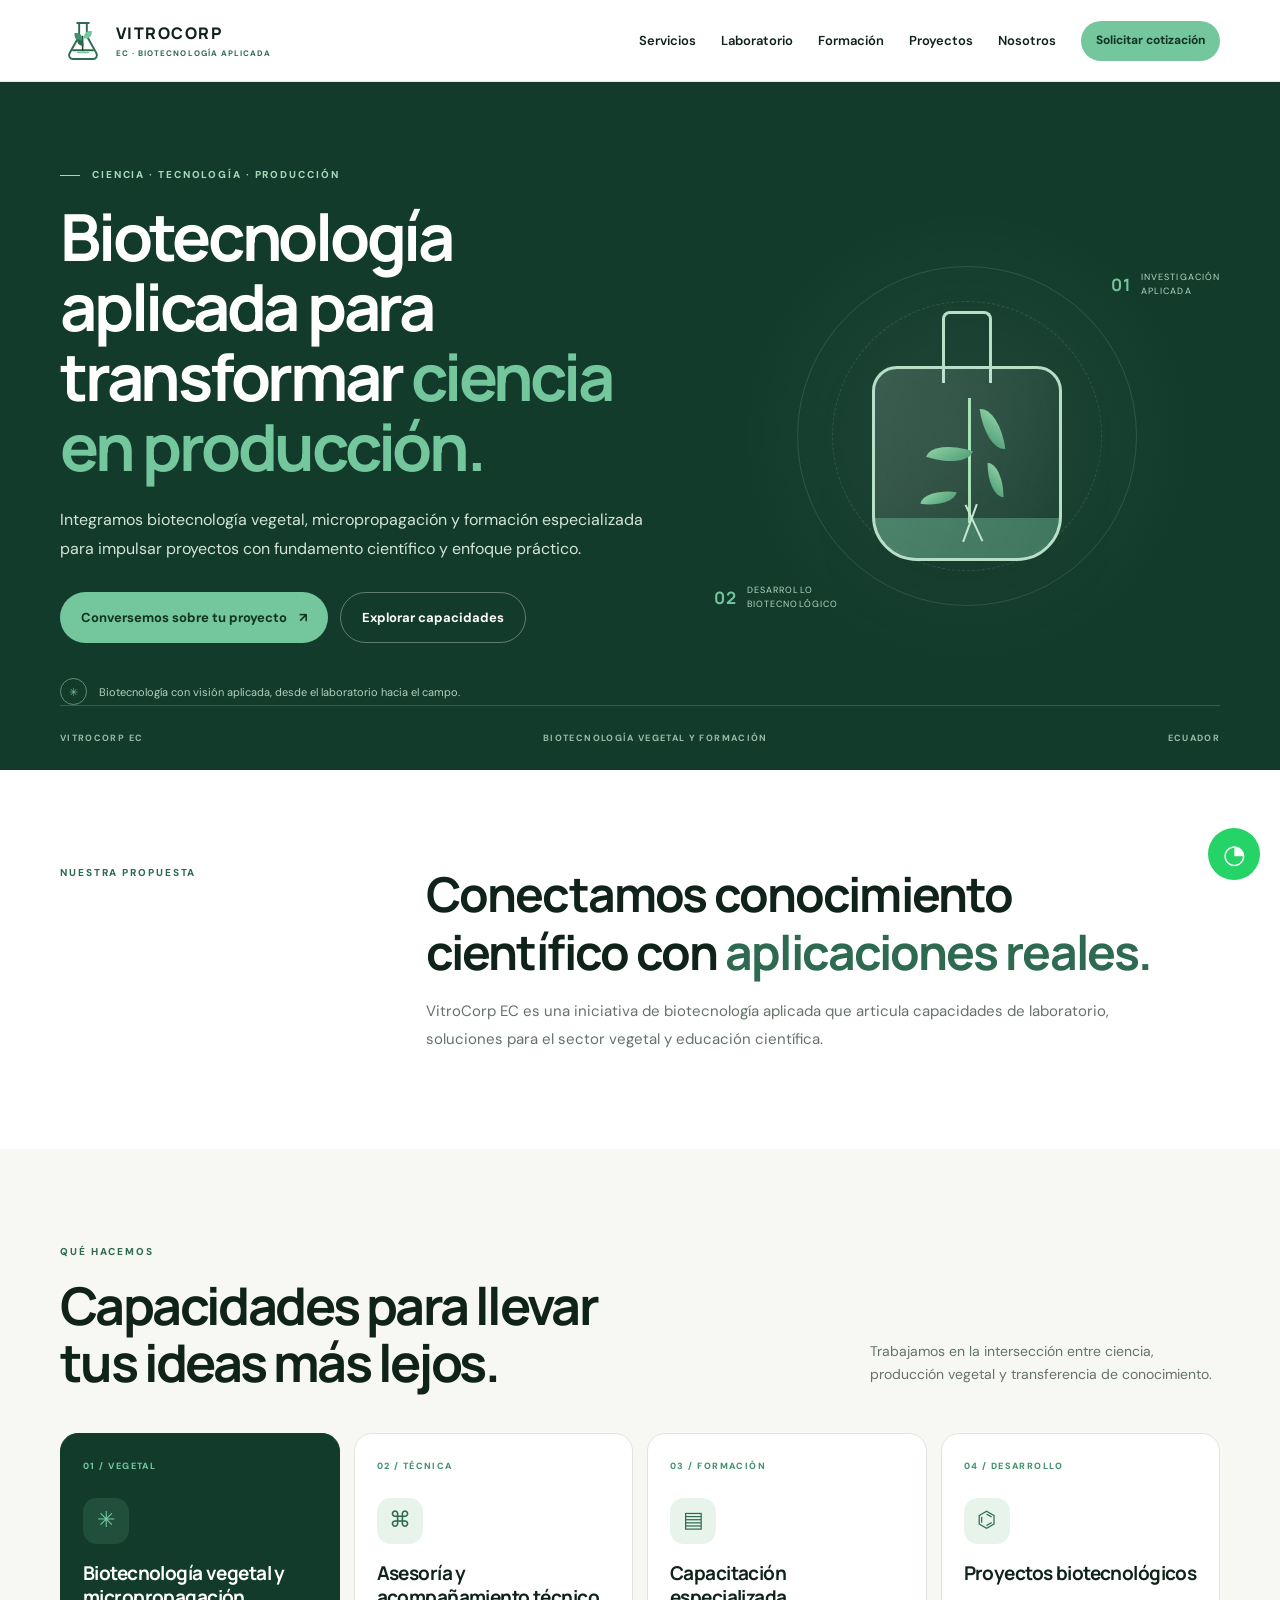
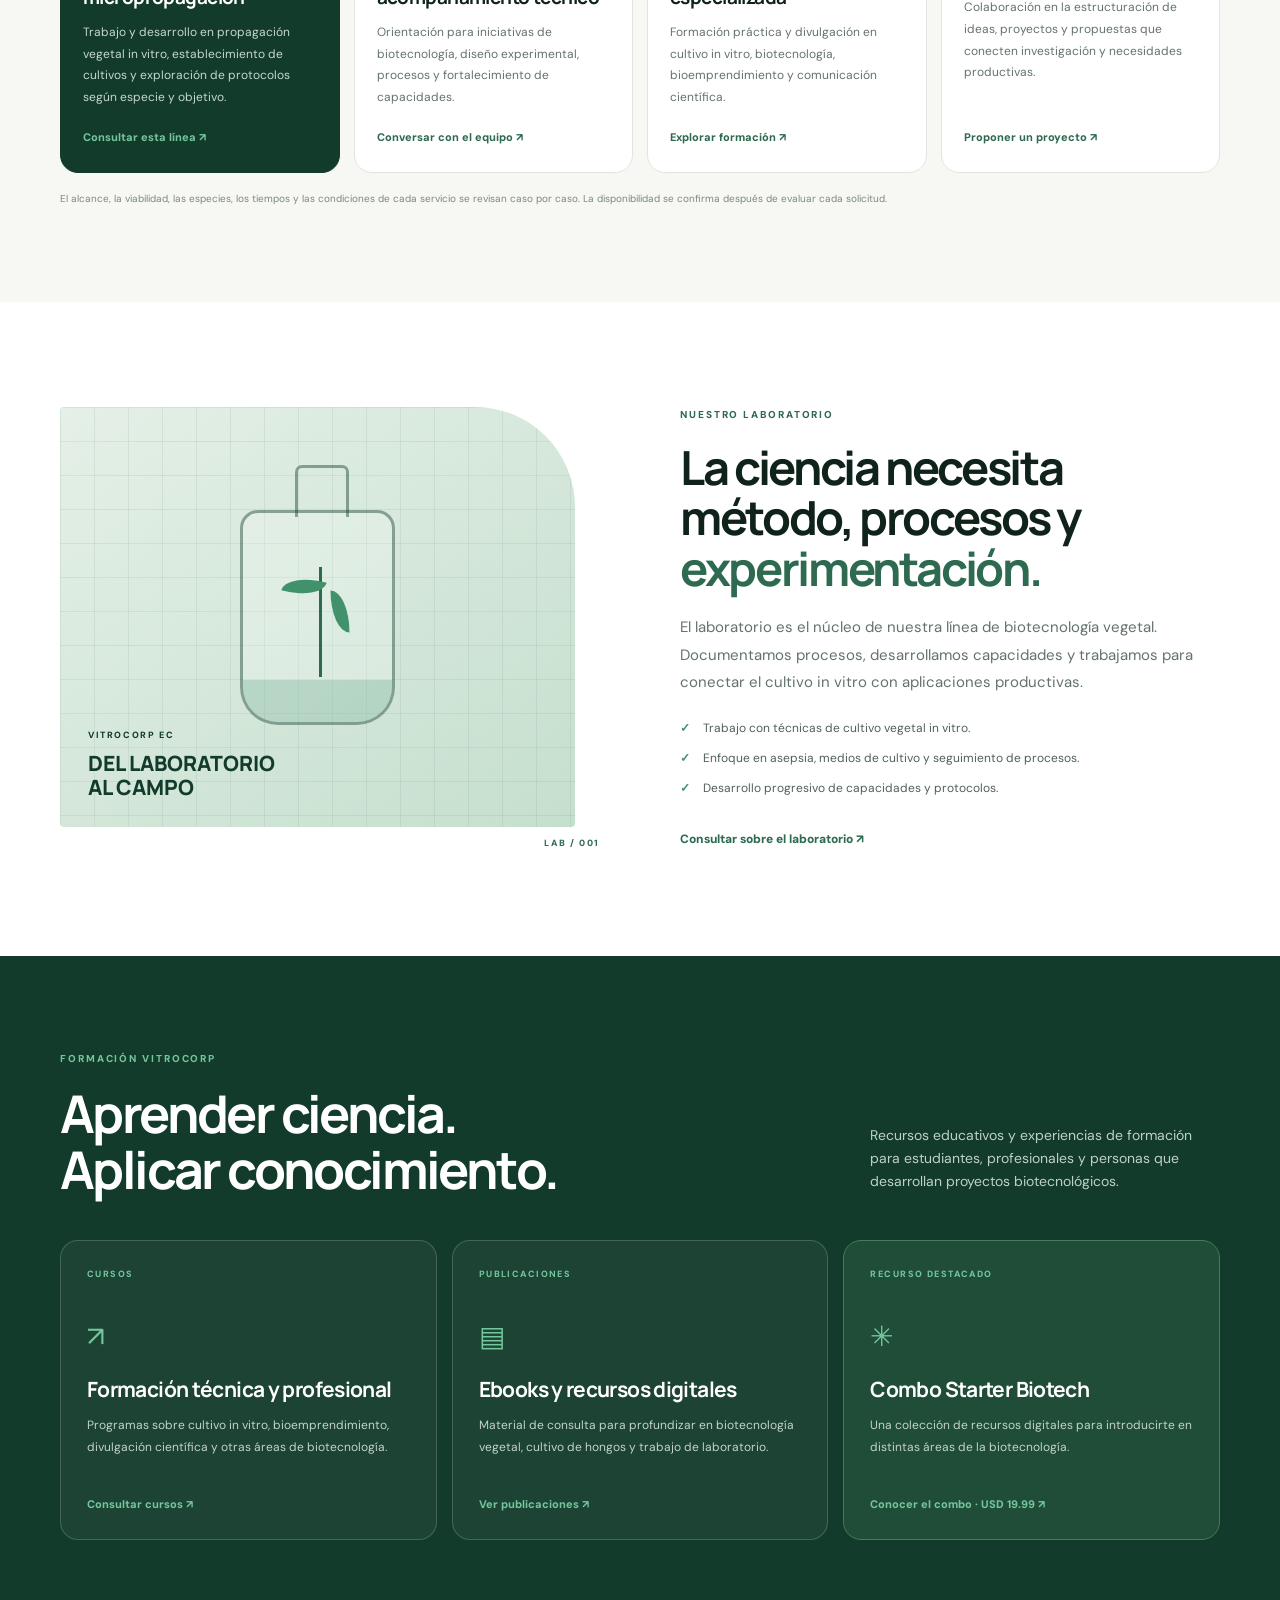
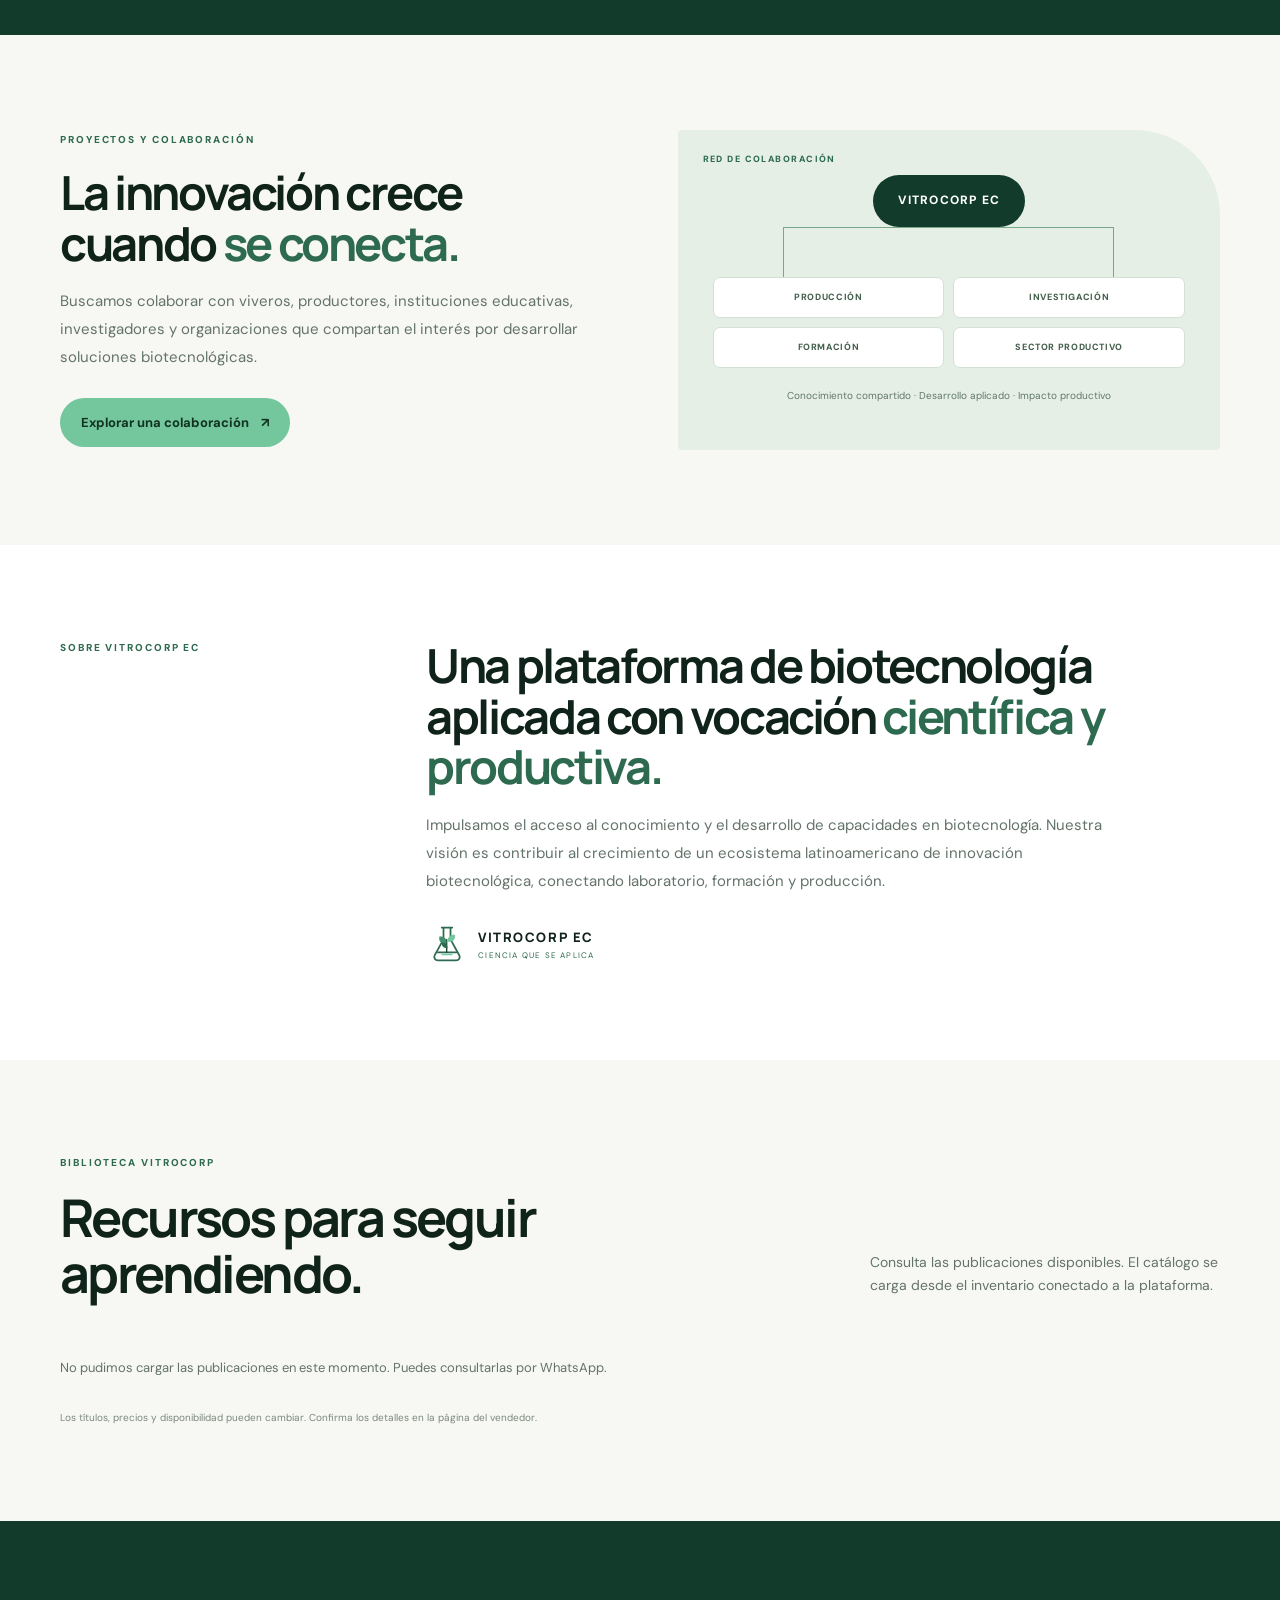
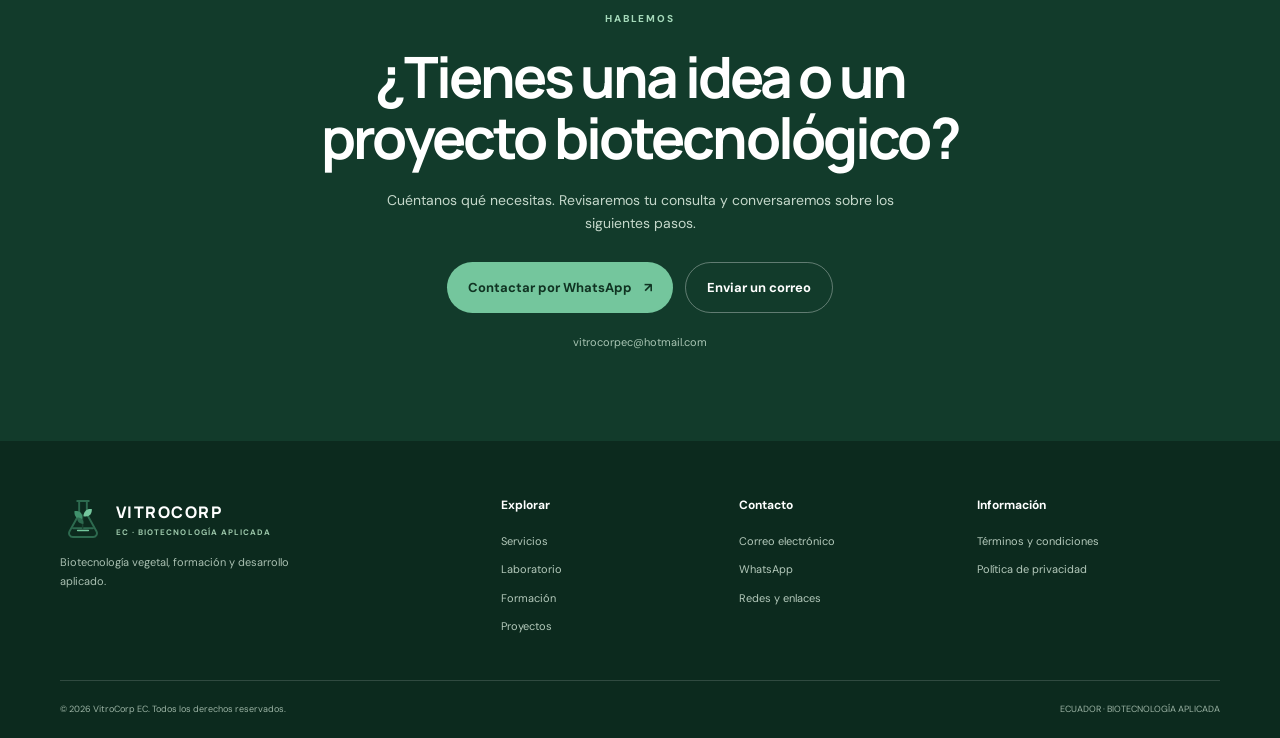
<file: index.html>
<!doctype html>
<html lang="es">
<head>
  <meta charset="utf-8">
  <meta name="viewport" content="width=device-width, initial-scale=1">
  <meta name="theme-color" content="#123b2b">
  <meta name="description" content="VitroCorp EC integra biotecnología vegetal, micropropagación, desarrollo de proyectos y formación especializada. Conversemos sobre tu proyecto.">
  <meta name="robots" content="index,follow">
  <link rel="canonical" href="https://vitrocorpec.github.io/VitrocorpEc/">
  <link rel="icon" href="favicon.svg" type="image/svg+xml">
  <link rel="preconnect" href="https://fonts.googleapis.com">
  <link rel="preconnect" href="https://fonts.gstatic.com" crossorigin>
  <link href="https://fonts.googleapis.com/css2?family=DM+Sans:wght@400;500;600;700&family=Manrope:wght@400;500;600;700;800&display=swap" rel="stylesheet">
  <meta property="og:type" content="website">
  <meta property="og:title" content="VitroCorp EC | Biotecnología aplicada">
  <meta property="og:description" content="Biotecnología vegetal, micropropagación y formación especializada.">
  <meta property="og:url" content="https://vitrocorpec.github.io/VitrocorpEc/">
  <meta name="twitter:card" content="summary">
  <script async src="https://www.googletagmanager.com/gtag/js?id=G-WCHHN7LFW"></script>
  <script>
    window.dataLayer = window.dataLayer || [];
    function gtag(){dataLayer.push(arguments);}
    gtag('js', new Date());
    gtag('config', 'G-WCHHN7LFW');
  </script>
  <title>VitroCorp EC | Biotecnología aplicada</title>
  <link rel="stylesheet" href="css/styles.css">
  <script type="application/ld+json">
  {
    "@context":"https://schema.org",
    "@type":"Organization",
    "name":"VitroCorp EC",
    "url":"https://vitrocorpec.github.io/VitrocorpEc/",
    "email":"vitrocorpec@hotmail.com",
    "sameAs":[
      "https://www.instagram.com/vitrocorpec/",
      "https://www.facebook.com/vitrocorpec/",
      "https://www.youtube.com/@VitrocorpEc",
      "https://x.com/labvitrocorp",
      "https://www.tiktok.com/@vitrocorpec"
    ]
  }
  </script>
</head>
<body>
  <a class="skip-link" href="#contenido">Saltar al contenido</a>
  <header class="site-header">
    <div class="container nav-wrap">
      <a class="brand" href="#inicio" aria-label="VitroCorp EC, inicio">
        <img src="assets/logo/vitrocorp-logo.svg" alt="" width="48" height="48">
        <span><strong>VITROCORP</strong><small>EC · BIOTECNOLOGÍA APLICADA</small></span>
      </a>
      <button class="nav-toggle" type="button" aria-expanded="false" aria-controls="primary-nav" aria-label="Abrir menú">
        <span></span><span></span><span></span>
      </button>
      <nav id="primary-nav" class="primary-nav" aria-label="Navegación principal">
        <a href="#servicios">Servicios</a>
        <a href="#laboratorio">Laboratorio</a>
        <a href="#formacion">Formación</a>
        <a href="#proyectos">Proyectos</a>
        <a href="#nosotros">Nosotros</a>
        <a class="button button-small button-primary nav-cta" data-track="quote_click" href="https://wa.me/593983559460?text=Hola%20VitroCorp%2C%20quiero%20conversar%20sobre%20un%20proyecto%20biotecnol%C3%B3gico.">Solicitar cotización</a>
      </nav>
    </div>
  </header>

  <main id="contenido">
    <section class="hero section-dark" id="inicio">
      <div class="hero-orb orb-one"></div><div class="hero-orb orb-two"></div>
      <div class="container hero-grid">
        <div class="hero-copy">
          <p class="eyebrow eyebrow-light"><span></span> CIENCIA · TECNOLOGÍA · PRODUCCIÓN</p>
          <h1>Biotecnología aplicada para transformar <em>ciencia en producción.</em></h1>
          <p class="hero-lead">Integramos biotecnología vegetal, micropropagación y formación especializada para impulsar proyectos con fundamento científico y enfoque práctico.</p>
          <div class="hero-actions">
            <a class="button button-primary" data-track="quote_click" href="https://wa.me/593983559460?text=Hola%20VitroCorp%2C%20quiero%20solicitar%20informaci%C3%B3n%20sobre%20sus%20servicios.">Conversemos sobre tu proyecto <span aria-hidden="true">↗</span></a>
            <a class="button button-ghost" href="#servicios">Explorar capacidades</a>
          </div>
          <div class="hero-note"><span class="note-mark">✳</span><span>Biotecnología con visión aplicada, desde el laboratorio hacia el campo.</span></div>
        </div>
        <div class="hero-art" aria-label="Ilustración conceptual de cultivo vegetal in vitro">
          <div class="art-ring ring-a"></div><div class="art-ring ring-b"></div>
          <div class="culture-vessel">
            <div class="vessel-neck"></div><div class="vessel-body"><div class="agar"></div><div class="plant-stem"></div><i class="leaf leaf-a"></i><i class="leaf leaf-b"></i><i class="leaf leaf-c"></i><i class="leaf leaf-d"></i><i class="root root-a"></i><i class="root root-b"></i></div>
          </div>
          <div class="art-label label-top"><b>01</b><span>INVESTIGACIÓN<br>APLICADA</span></div>
          <div class="art-label label-bottom"><b>02</b><span>DESARROLLO<br>BIOTECNOLÓGICO</span></div>
        </div>
      </div>
      <div class="container hero-bottom"><span>VITROCORP EC</span><span>BIOTECNOLOGÍA VEGETAL Y FORMACIÓN</span><span>ECUADOR</span></div>
    </section>

    <section class="intro-section">
      <div class="container intro-grid">
        <p class="eyebrow">NUESTRA PROPUESTA</p>
        <div><h2>Conectamos conocimiento científico con <span class="text-green">aplicaciones reales.</span></h2><p class="section-lead">VitroCorp EC es una iniciativa de biotecnología aplicada que articula capacidades de laboratorio, soluciones para el sector vegetal y educación científica.</p></div>
      </div>
    </section>

    <section class="services-section section-soft" id="servicios">
      <div class="container">
        <div class="section-heading"><div><p class="eyebrow">QUÉ HACEMOS</p><h2>Capacidades para llevar<br>tus ideas más lejos.</h2></div><p>Trabajamos en la intersección entre ciencia, producción vegetal y transferencia de conocimiento.</p></div>
        <div class="service-grid">
          <article class="service-card service-feature">
            <span class="service-number">01 / VEGETAL</span><div class="service-icon">✳</div><h3>Biotecnología vegetal y micropropagación</h3><p>Trabajo y desarrollo en propagación vegetal in vitro, establecimiento de cultivos y exploración de protocolos según especie y objetivo.</p><a data-track="service_view" href="https://wa.me/593983559460?text=Hola%20VitroCorp%2C%20quiero%20consultar%20sobre%20micropropagaci%C3%B3n%20vegetal.">Consultar esta línea <span>↗</span></a>
          </article>
          <article class="service-card"><span class="service-number">02 / TÉCNICA</span><div class="service-icon">⌘</div><h3>Asesoría y acompañamiento técnico</h3><p>Orientación para iniciativas de biotecnología, diseño experimental, procesos y fortalecimiento de capacidades.</p><a data-track="service_view" href="https://wa.me/593983559460?text=Hola%20VitroCorp%2C%20quiero%20consultar%20por%20asesor%C3%ADa%20t%C3%A9cnica.">Conversar con el equipo <span>↗</span></a></article>
          <article class="service-card"><span class="service-number">03 / FORMACIÓN</span><div class="service-icon">▤</div><h3>Capacitación especializada</h3><p>Formación práctica y divulgación en cultivo in vitro, biotecnología, bioemprendimiento y comunicación científica.</p><a href="#formacion">Explorar formación <span>↗</span></a></article>
          <article class="service-card"><span class="service-number">04 / DESARROLLO</span><div class="service-icon">⌬</div><h3>Proyectos biotecnológicos</h3><p>Colaboración en la estructuración de ideas, proyectos y propuestas que conecten investigación y necesidades productivas.</p><a data-track="service_view" href="https://wa.me/593983559460?text=Hola%20VitroCorp%2C%20tengo%20una%20idea%20de%20proyecto%20biotecnol%C3%B3gico.">Proponer un proyecto <span>↗</span></a></article>
        </div>
        <p class="disclaimer">El alcance, la viabilidad, las especies, los tiempos y las condiciones de cada servicio se revisan caso por caso. La disponibilidad se confirma después de evaluar cada solicitud.</p>
      </div>
    </section>

    <section class="lab-section" id="laboratorio">
      <div class="container lab-grid">
        <div class="lab-visual">
          <div class="lab-visual-inner"><div class="lab-grid-lines"></div><div class="lab-vessel"><span></span><i></i><b></b></div><div class="lab-caption"><span>VITROCORP EC</span><strong>DEL LABORATORIO<br>AL CAMPO</strong></div></div>
          <span class="visual-index">LAB / 001</span>
        </div>
        <div class="lab-copy"><p class="eyebrow">NUESTRO LABORATORIO</p><h2>La ciencia necesita método, procesos y <span class="text-green">experimentación.</span></h2><p class="section-lead">El laboratorio es el núcleo de nuestra línea de biotecnología vegetal. Documentamos procesos, desarrollamos capacidades y trabajamos para conectar el cultivo in vitro con aplicaciones productivas.</p>
          <ul class="check-list"><li>Trabajo con técnicas de cultivo vegetal in vitro.</li><li>Enfoque en asepsia, medios de cultivo y seguimiento de procesos.</li><li>Desarrollo progresivo de capacidades y protocolos.</li></ul>
          <a class="text-link" data-track="whatsapp_click" href="https://wa.me/593983559460?text=Hola%2C%20me%20interesa%20conocer%20el%20laboratorio%20VitroCorp.">Consultar sobre el laboratorio <span>↗</span></a>
        </div>
      </div>
    </section>

    <section class="training-section section-dark" id="formacion">
      <div class="container">
        <div class="section-heading heading-light"><div><p class="eyebrow eyebrow-light">FORMACIÓN VITROCORP</p><h2>Aprender ciencia.<br>Aplicar conocimiento.</h2></div><p>Recursos educativos y experiencias de formación para estudiantes, profesionales y personas que desarrollan proyectos biotecnológicos.</p></div>
        <div class="training-grid">
          <article class="training-card"><span class="training-tag">CURSOS</span><div class="training-symbol">↗</div><h3>Formación técnica y profesional</h3><p>Programas sobre cultivo in vitro, bioemprendimiento, divulgación científica y otras áreas de biotecnología.</p><a data-track="course_click" href="https://wa.me/593983559460?text=Hola%20VitroCorp%2C%20quiero%20informaci%C3%B3n%20sobre%20los%20cursos%20y%20pr%C3%B3ximas%20formaciones.">Consultar cursos <span>↗</span></a></article>
          <article class="training-card"><span class="training-tag">PUBLICACIONES</span><div class="training-symbol">▤</div><h3>Ebooks y recursos digitales</h3><p>Material de consulta para profundizar en biotecnología vegetal, cultivo de hongos y trabajo de laboratorio.</p><a href="#recursos">Ver publicaciones <span>↗</span></a></article>
          <article class="training-card training-highlight"><span class="training-tag">RECURSO DESTACADO</span><div class="training-symbol">✳</div><h3>Combo Starter Biotech</h3><p>Una colección de recursos digitales para introducirte en distintas áreas de la biotecnología.</p><a data-track="product_click" href="https://hotmart.com/es/marketplace/productos/combo-starter-biotech-vitrocorp/E101190469F" target="_blank" rel="noopener noreferrer">Conocer el combo · USD 19.99 <span>↗</span></a></article>
        </div>
      </div>
    </section>

    <section class="projects-section section-soft" id="proyectos">
      <div class="container projects-grid"><div><p class="eyebrow">PROYECTOS Y COLABORACIÓN</p><h2>La innovación crece cuando <span class="text-green">se conecta.</span></h2><p class="section-lead">Buscamos colaborar con viveros, productores, instituciones educativas, investigadores y organizaciones que compartan el interés por desarrollar soluciones biotecnológicas.</p><a class="button button-primary" data-track="quote_click" href="https://wa.me/593983559460?text=Hola%20VitroCorp%2C%20quiero%20explorar%20una%20posible%20colaboraci%C3%B3n.">Explorar una colaboración <span>↗</span></a></div><div class="collab-panel"><span class="panel-kicker">RED DE COLABORACIÓN</span><div class="collab-node node-main">VITROCORP EC</div><div class="collab-lines"></div><div class="collab-nodes"><span>PRODUCCIÓN</span><span>INVESTIGACIÓN</span><span>FORMACIÓN</span><span>SECTOR PRODUCTIVO</span></div><p>Conocimiento compartido · Desarrollo aplicado · Impacto productivo</p></div></div>
    </section>

    <section class="about-section" id="nosotros"><div class="container about-grid"><p class="eyebrow">SOBRE VITROCORP EC</p><div><h2>Una plataforma de biotecnología aplicada con vocación <span class="text-green">científica y productiva.</span></h2><p class="section-lead">Impulsamos el acceso al conocimiento y el desarrollo de capacidades en biotecnología. Nuestra visión es contribuir al crecimiento de un ecosistema latinoamericano de innovación biotecnológica, conectando laboratorio, formación y producción.</p><div class="about-signature"><img src="assets/logo/vitrocorp-logo.svg" alt="" width="42" height="42"><span><strong>VITROCORP EC</strong><small>CIENCIA QUE SE APLICA</small></span></div></div></div></section>

    <section class="resources-section section-soft" id="recursos"><div class="container"><div class="section-heading"><div><p class="eyebrow">BIBLIOTECA VITROCORP</p><h2>Recursos para seguir<br>aprendiendo.</h2></div><p>Consulta las publicaciones disponibles. El catálogo se carga desde el inventario conectado a la plataforma.</p></div><div id="ebooks-grid" class="ebooks-grid" aria-live="polite"><p class="catalog-state">Cargando publicaciones…</p></div><p class="catalog-note">Los títulos, precios y disponibilidad pueden cambiar. Confirma los detalles en la página del vendedor.</p></div></section>

    <section class="contact-section section-dark" id="contacto"><div class="container contact-inner"><p class="eyebrow eyebrow-light">HABLEMOS</p><h2>¿Tienes una idea o un proyecto biotecnológico?</h2><p>Cuéntanos qué necesitas. Revisaremos tu consulta y conversaremos sobre los siguientes pasos.</p><div class="contact-actions"><a class="button button-primary" data-track="quote_click" href="https://wa.me/593983559460?text=Hola%20VitroCorp%2C%20quiero%20conversar%20sobre%20un%20proyecto.">Contactar por WhatsApp <span>↗</span></a><a class="button button-ghost" href="mailto:vitrocorpec@hotmail.com">Enviar un correo</a></div><span class="contact-email">vitrocorpec@hotmail.com</span></div></section>
  </main>

  <footer class="site-footer"><div class="container footer-main"><div class="footer-brand"><a class="brand brand-footer" href="#inicio"><img src="assets/logo/vitrocorp-logo.svg" alt="" width="48" height="48"><span><strong>VITROCORP</strong><small>EC · BIOTECNOLOGÍA APLICADA</small></span></a><p>Biotecnología vegetal, formación y desarrollo aplicado.</p></div><div class="footer-col"><strong>Explorar</strong><a href="#servicios">Servicios</a><a href="#laboratorio">Laboratorio</a><a href="#formacion">Formación</a><a href="#proyectos">Proyectos</a></div><div class="footer-col"><strong>Contacto</strong><a href="mailto:vitrocorpec@hotmail.com">Correo electrónico</a><a href="https://wa.me/593983559460" target="_blank" rel="noopener noreferrer">WhatsApp</a><a href="enlaces.html">Redes y enlaces</a></div><div class="footer-col"><strong>Información</strong><a href="terminos.html">Términos y condiciones</a><a href="privacidad.html">Política de privacidad</a></div></div><div class="container footer-bottom"><span>© <span id="current-year">2026</span> VitroCorp EC. Todos los derechos reservados.</span><span>ECUADOR · BIOTECNOLOGÍA APLICADA</span></div></footer>
  <a class="whatsapp-float" data-track="whatsapp_click" href="https://wa.me/593983559460?text=Hola%20VitroCorp%2C%20quiero%20m%C3%A1s%20informaci%C3%B3n." target="_blank" rel="noopener noreferrer" aria-label="Contactar a VitroCorp por WhatsApp">◔</a>
  <script src="js/main.js" defer></script>
  <script src="js/catalog.js" defer></script>
</body>
</html>
</file>
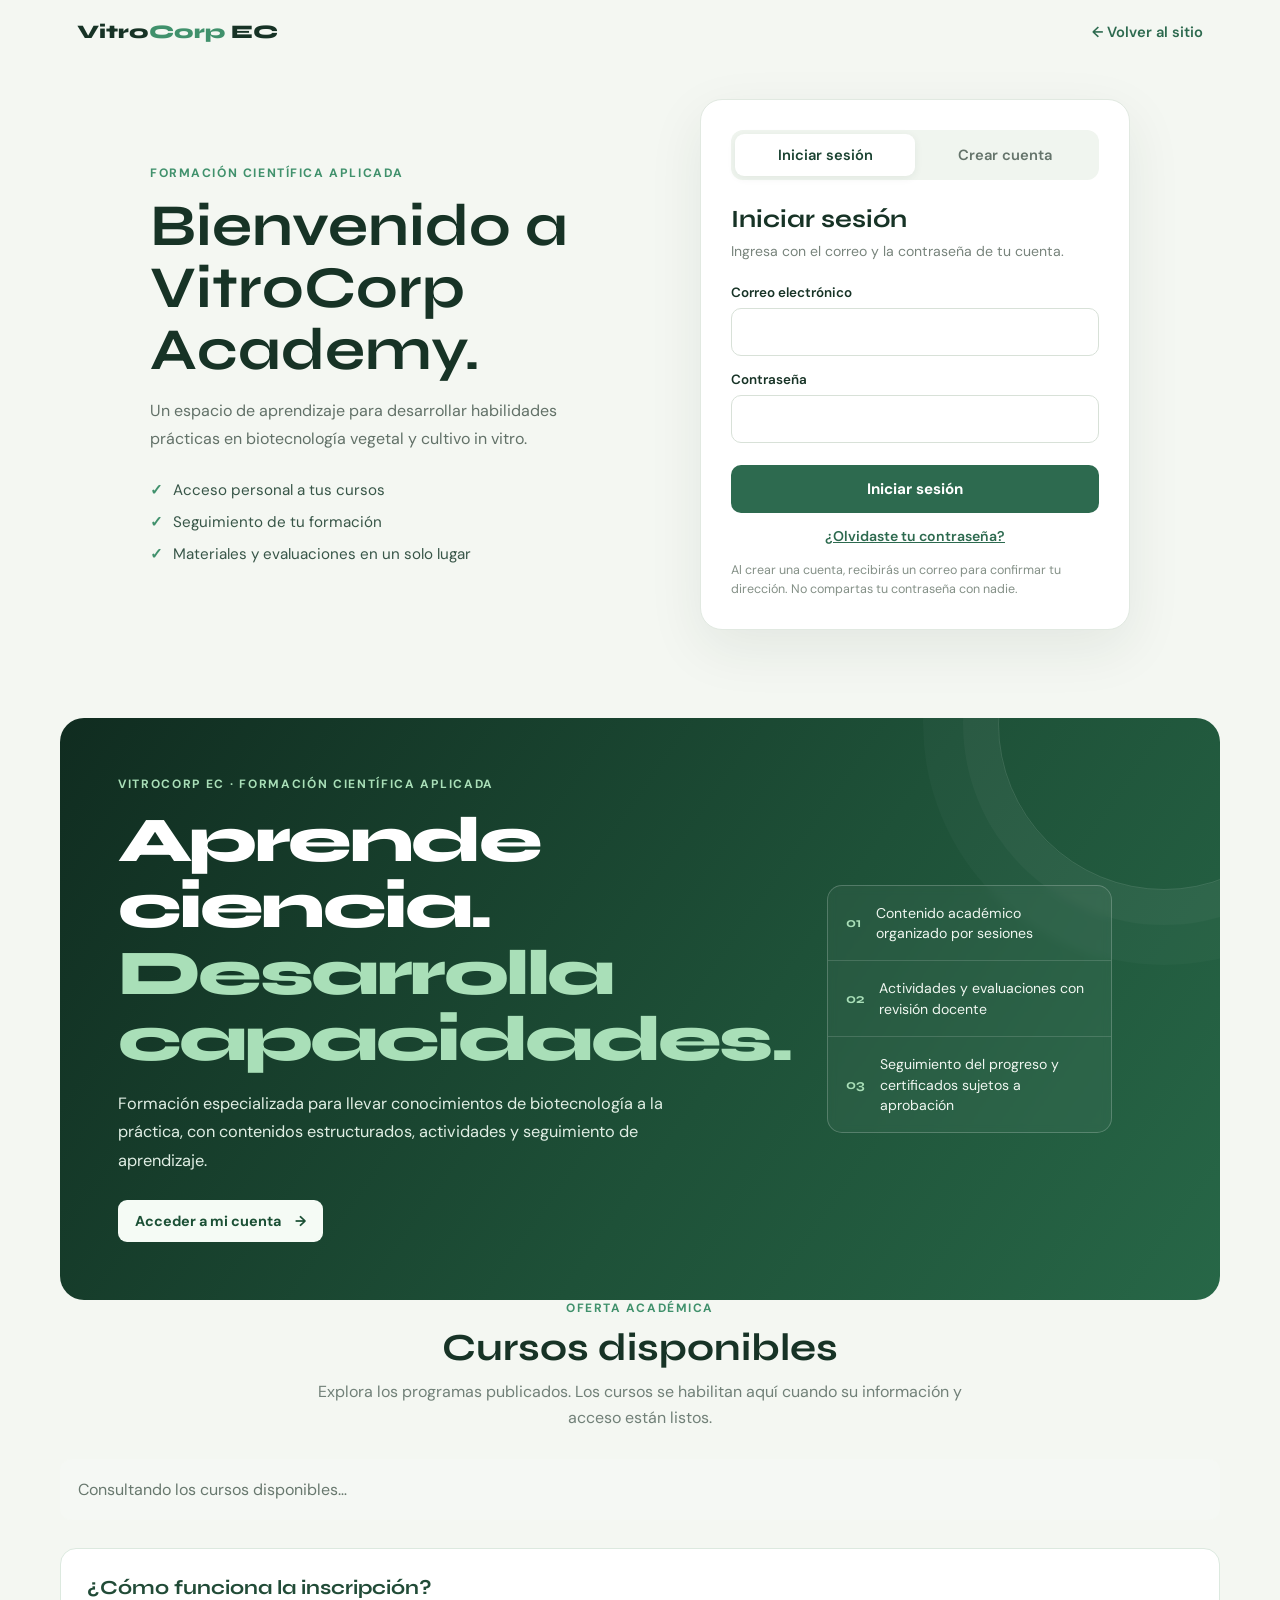
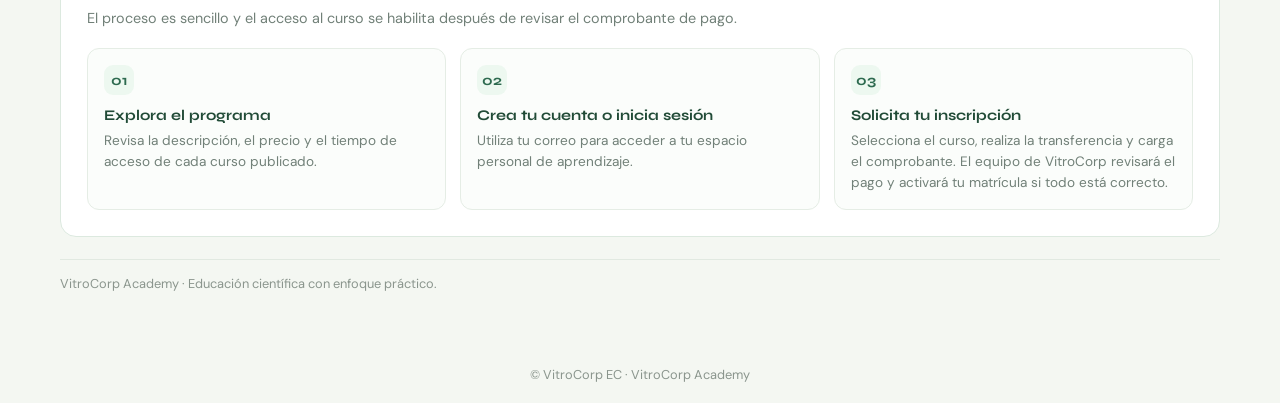
<file: academy.html>
<!DOCTYPE html>
<html lang="es">
<head>
  <meta charset="UTF-8">
  <meta name="viewport" content="width=device-width, initial-scale=1.0">
  <meta name="description" content="Accede a VitroCorp Academy, el espacio de formación en biotecnología vegetal de VitroCorp EC.">
  <title>VitroCorp Academy | Acceso</title>
  <link rel="preconnect" href="https://fonts.googleapis.com">
  <link rel="preconnect" href="https://fonts.gstatic.com" crossorigin>
  <link href="https://fonts.googleapis.com/css2?family=DM+Sans:wght@400;500;600;700&family=Syne:wght@600;700;800&display=swap" rel="stylesheet">
  <style>
    *{box-sizing:border-box}
    body{margin:0;min-height:100vh;background:#f4f7f2;color:#173326;font-family:'DM Sans',sans-serif;display:flex;flex-direction:column}
    header{padding:20px 6%;display:flex;justify-content:space-between;align-items:center;gap:16px}
    .brand{font-family:Syne,sans-serif;font-weight:800;font-size:1.2rem;color:#173326;text-decoration:none}
    .brand span{color:#40916c}
    header a.back{color:#2d6a4f;text-decoration:none;font-weight:600;font-size:.92rem}
    main{width:min(100% - 32px,980px);margin:auto;display:grid;grid-template-columns:1fr 430px;gap:48px;align-items:center;padding:36px 0 64px}
    .intro .eyebrow{color:#40916c;text-transform:uppercase;letter-spacing:.13em;font-weight:700;font-size:.76rem}
    h1{font-family:Syne,sans-serif;font-size:clamp(2.2rem,5vw,3.7rem);line-height:1.05;margin:14px 0}
    .intro p{color:#627168;line-height:1.7;max-width:430px}
    .features{margin-top:28px;display:grid;gap:12px;color:#385648;font-size:.95rem}
    .features span:before{content:'✓';color:#40916c;font-weight:800;margin-right:10px}
    .panel{background:white;border:1px solid #e1e9e1;border-radius:22px;padding:30px;box-shadow:0 18px 55px rgba(23,51,38,.08)}
    .tabs{display:grid;grid-template-columns:1fr 1fr;background:#f0f5ef;border-radius:12px;padding:4px;margin-bottom:24px}
    .tabs button{border:0;background:transparent;padding:11px;border-radius:9px;font:600 .92rem 'DM Sans';color:#65746b;cursor:pointer}
    .tabs button.active{background:white;color:#1b4332;box-shadow:0 2px 8px #17332612}
    h2{font-family:Syne,sans-serif;margin:0 0 7px;font-size:1.55rem}
    .hint{color:#78847c;font-size:.88rem;line-height:1.5;margin:0 0 22px}
    label{display:block;font-weight:600;font-size:.84rem;margin:15px 0 7px}
    input{width:100%;border:1px solid #d8e1d8;border-radius:10px;padding:13px 14px;font:inherit;font-size:.94rem;outline:none}
    input:focus{border-color:#40916c;box-shadow:0 0 0 3px #40916c20}
    .submit{width:100%;border:0;border-radius:10px;background:#2d6a4f;color:white;font:700 .95rem 'DM Sans';padding:14px;margin-top:22px;cursor:pointer}
    .submit:disabled{opacity:.65;cursor:wait}
    .message{display:none;padding:12px 14px;border-radius:10px;font-size:.88rem;line-height:1.5;margin-top:16px}
    .message.show{display:block}.message.error{background:#fff0ee;color:#a33327}.message.success{background:#edf8f0;color:#245d3a}
    .auth-link{display:block;margin:14px auto 0;padding:0;border:0;background:transparent;color:#2d6a4f;font:600 .88rem "DM Sans",sans-serif;text-decoration:underline;cursor:pointer}.auth-link:hover{color:#1b4332}
    .recovery-form{display:grid;gap:4px}.recovery-form[hidden]{display:none}.recovery-actions{display:grid;gap:10px}
    .small{font-size:.78rem;color:#849087;line-height:1.5;margin:16px 0 0}
    footer{text-align:center;color:#8a958d;font-size:.8rem;padding:20px}
    main.dashboard-mode{display:block;max-width:1100px}
    .dashboard{display:grid;gap:22px}
    .dashboard[hidden]{display:none}
    .dash-head{display:flex;justify-content:space-between;align-items:center;gap:16px;flex-wrap:wrap}
    .dash-head h1{font-size:clamp(1.8rem,4vw,2.6rem);margin:0}
    .dash-muted{color:#718078;line-height:1.6}
    .dash-grid{display:grid;grid-template-columns:repeat(3,minmax(0,1fr));gap:16px}
    .dash-card{background:#fff;border:1px solid #e1e9e1;border-radius:16px;padding:20px}
    .dash-card h3{font:700 1rem Syne,sans-serif;margin:0 0 10px;color:#214b37}
    .dash-card p{margin:0;color:#718078;line-height:1.6;font-size:.92rem;overflow-wrap:anywhere}
    .dash-section{background:#fff;border:1px solid #e1e9e1;border-radius:18px;padding:24px}
    .dash-section h2{font-size:1.35rem;margin-bottom:16px}
    .dash-list{display:grid;gap:12px}
    .student-progress-overview{display:grid;gap:14px}
    .student-progress-summary{display:grid;grid-template-columns:repeat(3,minmax(0,1fr));gap:12px}
    .student-progress-stat{background:#f5f8f4;border:1px solid #e1e9e1;border-radius:12px;padding:14px}
    .student-progress-stat strong{display:block;font:700 1.35rem Syne,sans-serif;color:#214b37}
    .student-progress-stat small{display:block;color:#718078;margin-top:4px;line-height:1.4}
    .student-course-progress{display:grid;gap:8px;border:1px solid #e7ede7;border-radius:12px;padding:14px}
    .student-course-progress-head{display:flex;justify-content:space-between;gap:12px;align-items:center;flex-wrap:wrap}
    .student-course-progress-head strong{color:#214b37}
    .student-course-progress-track{height:9px;background:#e8efe9;border-radius:99px;overflow:hidden}
    .student-course-progress-fill{height:100%;background:#40916c;border-radius:99px;transition:width .2s ease}
    .student-course-progress small{color:#718078;line-height:1.4}
    .student-course-progress-action{display:flex;justify-content:space-between;align-items:center;gap:12px;flex-wrap:wrap;margin-top:4px}
    .student-course-progress-action .lesson-select{white-space:nowrap}
    .lesson-navigation{display:flex;justify-content:space-between;align-items:center;gap:10px;flex-wrap:wrap;padding-top:14px;border-top:1px solid #e2ebe3}
    .lesson-navigation small{color:#718078;font-weight:600}
    .lesson-navigation button:disabled{opacity:.45;cursor:not-allowed}
    @media(max-width:600px){.student-progress-summary{grid-template-columns:1fr}}
    .dash-item{border:1px solid #e7ede7;border-radius:12px;padding:16px;display:flex;justify-content:space-between;gap:16px;align-items:center}
    .dash-item strong{display:block;color:#214b37;margin-bottom:5px}
    .dash-item small{color:#718078;line-height:1.5}
    .dash-empty{background:#f5f8f4;border-radius:12px;padding:18px;color:#68786e;line-height:1.6}
    .logout{border:1px solid #d8e1d8;background:white;color:#2d6a4f;border-radius:10px;padding:10px 14px;font:600 .9rem 'DM Sans';cursor:pointer}
    .dash-status{font-size:.8rem;font-weight:700;color:#2d6a4f;background:#edf8f0;padding:6px 9px;border-radius:99px;white-space:nowrap}
    @media(max-width:760px){.dash-grid{grid-template-columns:1fr}.dash-section{padding:18px}.dash-item{align-items:flex-start;flex-direction:column}}
    @media(max-width:760px){main{grid-template-columns:1fr;gap:26px;padding:20px 0 44px}.intro{text-align:center}.intro p{margin-inline:auto}.features{display:none}.panel{padding:24px}}
  
    .admin-panel{display:grid;gap:18px;background:#fff;border:1px solid #cfe2d4;border-radius:18px;padding:24px;margin-top:24px}
    .admin-panel[hidden]{display:none}
    .admin-form{display:grid;grid-template-columns:1fr 1fr;gap:12px}
    .admin-form .full{grid-column:1/-1}
    .admin-form label{display:block;margin:4px 0 6px}
    .admin-form textarea,.admin-form select{width:100%;border:1px solid #d8e1d8;border-radius:10px;padding:12px;font:inherit;background:#fff;color:#173326}
    .admin-actions{display:flex;gap:10px;flex-wrap:wrap}
    .admin-button{border:0;border-radius:9px;background:#2d6a4f;color:#fff;padding:11px 15px;font:600 .9rem 'DM Sans';cursor:pointer}
    .admin-button.secondary{background:#eef4ee;color:#2d6a4f;border:1px solid #d8e1d8}
    .admin-course-list{display:grid;gap:10px}
    .admin-course{display:flex;justify-content:space-between;align-items:center;gap:14px;border:1px solid #e4ebe4;border-radius:12px;padding:14px}
    .admin-course strong{display:block;margin-bottom:4px;color:#214b37}
    .admin-course small{color:#718078}
    .admin-course button{border:1px solid #d8e1d8;background:#fff;color:#2d6a4f;border-radius:8px;padding:8px 11px;cursor:pointer}
    .admin-checks{display:flex;gap:18px;flex-wrap:wrap;color:#50685a;font-size:.9rem}
    .admin-checks label{display:flex;align-items:center;gap:7px;margin:0}
    @media(max-width:600px){.admin-form{grid-template-columns:1fr}.admin-form .full{grid-column:auto}.admin-course{align-items:flex-start;flex-direction:column}}
    .public-catalog{width:min(100% - 32px,1160px);margin:24px auto 54px}
    .catalog-hero{display:grid;grid-template-columns:1.35fr .85fr;gap:36px;align-items:center;padding:clamp(26px,5vw,58px);border-radius:24px;background:linear-gradient(125deg,#102c20 0%,#1e5138 58%,#276747 100%);color:#fff;overflow:hidden;position:relative}
    .catalog-hero:after{content:"";position:absolute;width:330px;height:330px;border:1px solid #ffffff20;border-radius:50%;right:-110px;top:-160px;box-shadow:0 0 0 35px #ffffff08,0 0 0 75px #ffffff06;pointer-events:none}
    .catalog-hero-copy,.catalog-hero-aside{position:relative;z-index:1}
    .catalog-hero .eyebrow{color:#a9dfb8;text-transform:uppercase;letter-spacing:.14em;font-weight:700;font-size:.75rem}
    .catalog-hero h1{font:800 clamp(2.2rem,5vw,4rem)/1.04 Syne,sans-serif;letter-spacing:-.04em;margin:16px 0}
    .catalog-hero h1 span{color:#a9dfb8}
    .catalog-hero-copy>p{max-width:610px;color:#e0eee4;line-height:1.75;font-size:1.02rem;margin:0}
    .catalog-hero-link{display:inline-flex;align-items:center;gap:14px;margin-top:25px;padding:12px 17px;border-radius:9px;background:#f5fbf5;color:#1b5035;text-decoration:none;font-weight:700;font-size:.9rem}
    .catalog-hero-link:hover{background:#dff2e3}
    .catalog-hero-aside{display:grid;gap:0;border:1px solid #ffffff35;border-radius:15px;background:#ffffff0b;backdrop-filter:blur(4px)}
    .catalog-hero-aside div{display:flex;align-items:center;gap:15px;padding:17px 18px;border-bottom:1px solid #ffffff25}
    .catalog-hero-aside div:last-child{border-bottom:0}
    .catalog-hero-aside strong{font:700 .85rem Syne,sans-serif;color:#a9dfb8}
    .catalog-hero-aside span{font-size:.88rem;line-height:1.45;color:#f0f7f1}
    .catalog-heading{text-align:left;margin:46px 0 22px;max-width:720px}
    .catalog-heading .eyebrow{color:#40916c;text-transform:uppercase;letter-spacing:.13em;font-weight:700;font-size:.75rem}
    .catalog-heading h2{font-family:Syne,sans-serif;font-size:clamp(1.7rem,3.5vw,2.4rem);margin:8px 0}
    .catalog-heading p{color:#718078;line-height:1.6;margin:0}
    .catalog-grid{display:grid;grid-template-columns:repeat(auto-fit,minmax(280px,1fr));gap:20px}
    .catalog-card{background:#fff;border:1px solid #e1e9e1;border-radius:17px;overflow:hidden;display:flex;flex-direction:column;box-shadow:0 8px 28px #1733260a;transition:transform .18s ease,box-shadow .18s ease}
    .catalog-card:hover{transform:translateY(-3px);box-shadow:0 14px 34px #17332612}
    .catalog-cover{width:100%;height:205px;object-fit:cover;background:#edf4ed}
    .catalog-cover-placeholder{height:205px;display:grid;place-items:center;background:linear-gradient(145deg,#173326,#2d6a4f);color:#b7e4c7;font:700 1.2rem Syne,sans-serif}
    .catalog-card-body{padding:22px;display:flex;flex-direction:column;gap:13px;flex:1}
    .catalog-card h3{font:700 1.18rem/1.35 Syne,sans-serif;color:#214b37;margin:0}
    .catalog-card p{margin:0;color:#718078;line-height:1.65;font-size:.92rem}
    .catalog-meta{display:flex;gap:8px;flex-wrap:wrap;color:#385648;font-size:.82rem;font-weight:600}
    .catalog-meta span{background:#edf8f0;border-radius:99px;padding:7px 10px}
    .catalog-details{border-top:1px solid #e8eee8;padding-top:11px}
    .catalog-details summary{color:#2d6a4f;font-size:.86rem;font-weight:700;cursor:pointer}
    .catalog-details p{margin-top:10px;white-space:pre-line}
    .catalog-cta{margin-top:auto;border:0;border-radius:9px;background:#2d6a4f;color:white;padding:13px 15px;font:700 .9rem 'DM Sans';cursor:pointer}
    .catalog-cta:hover{background:#1b5035}
    .catalog-note{font-size:.82rem!important;color:#849087!important}
    .catalog-empty{display:grid;grid-template-columns:auto 1fr;gap:16px;align-items:start;padding:26px;background:#fff;border:1px solid #dce9df;border-radius:16px}
    .catalog-empty-mark{width:42px;height:42px;border-radius:12px;display:grid;place-items:center;background:#edf8f0;color:#2d6a4f;font:800 1.2rem Syne,sans-serif}
    .catalog-empty h3{font:700 1.05rem Syne,sans-serif;color:#214b37;margin:1px 0 6px}
    .catalog-empty p{margin:0;color:#718078;font-size:.9rem;line-height:1.6}
    .catalog-empty button{margin-top:14px;border:1px solid #cfe2d4;border-radius:8px;background:#f4faf4;color:#245d3a;padding:9px 12px;font:700 .85rem 'DM Sans';cursor:pointer}
    .catalog-footnote{margin-top:22px;padding-top:15px;border-top:1px solid #e1e9e1;color:#8a958d;font-size:.8rem}
    .enrollment-steps{margin-top:28px;padding:26px;background:#fff;border:1px solid #dce9df;border-radius:16px}
    .enrollment-steps h2{font:700 1.25rem Syne,sans-serif;color:#214b37;margin:0 0 7px}
    .enrollment-steps>p{margin:0;color:#718078;line-height:1.6;font-size:.9rem}
    .enrollment-steps-grid{display:grid;grid-template-columns:repeat(3,minmax(0,1fr));gap:14px;margin-top:18px}
    .enrollment-step{padding:16px;border:1px solid #e5ede5;border-radius:12px;background:#fbfdfb}
    .enrollment-step b{display:grid;place-items:center;width:30px;height:30px;border-radius:9px;background:#edf8f0;color:#2d6a4f;font:700 .9rem Syne,sans-serif;margin-bottom:11px}
    .enrollment-step strong{display:block;color:#214b37;font:700 .92rem Syne,sans-serif;margin-bottom:6px}
    .enrollment-step span{display:block;color:#718078;font-size:.85rem;line-height:1.55}
    @media(max-width:760px){.enrollment-steps-grid{grid-template-columns:1fr}}
    @media(max-width:760px){.catalog-hero{grid-template-columns:1fr;gap:26px}.catalog-hero-aside{max-width:100%}.catalog-heading{margin-top:34px}}
    @media(max-width:600px){.public-catalog{margin:14px auto 38px}.catalog-hero{padding:26px 22px;border-radius:18px}.catalog-hero h1{font-size:2.25rem}.catalog-hero-copy>p{font-size:.94rem}.catalog-empty{grid-template-columns:1fr}.catalog-grid{grid-template-columns:1fr}}
    .public-catalog[hidden]{display:none}
    .catalog-heading{text-align:center;margin:0 auto 28px;max-width:680px}
    .catalog-heading h2{font-family:Syne,sans-serif;font-size:clamp(1.7rem,3.5vw,2.4rem);margin:8px 0}
    .catalog-heading p{color:#718078;line-height:1.6}
    .catalog-grid{display:grid;grid-template-columns:repeat(auto-fit,minmax(260px,1fr));gap:18px}
    .catalog-card{background:#fff;border:1px solid #e1e9e1;border-radius:16px;overflow:hidden;display:flex;flex-direction:column}
    .catalog-cover{width:100%;height:190px;object-fit:cover;background:#edf4ed}
    .catalog-cover-placeholder{height:190px;display:grid;place-items:center;background:linear-gradient(145deg,#173326,#2d6a4f);color:#b7e4c7;font:700 1.2rem Syne,sans-serif}
    .catalog-card-body{padding:20px;display:flex;flex-direction:column;gap:12px;flex:1}
    .catalog-card h3{font:700 1.15rem Syne,sans-serif;color:#214b37;margin:0}
    .catalog-card p{margin:0;color:#718078;line-height:1.6;font-size:.92rem}
    .catalog-meta{display:flex;gap:8px;flex-wrap:wrap;color:#385648;font-size:.82rem;font-weight:600}
    .catalog-meta span{background:#edf8f0;border-radius:99px;padding:6px 10px}
    .catalog-cta{margin-top:auto;border:0;border-radius:9px;background:#2d6a4f;color:white;padding:12px 15px;font:600 .9rem 'DM Sans';cursor:pointer}
    .catalog-note{font-size:.82rem!important;color:#849087!important}
    @media(max-width:600px){.public-catalog{margin-bottom:40px}}
    .content-manager{display:grid;gap:18px;background:#f8fbf8;border:1px solid #dce9df;border-radius:14px;padding:18px}
    .content-manager h3{font:700 1rem Syne,sans-serif;color:#214b37;margin:0 0 8px}
    .content-manager .admin-form{background:#fff;border:1px solid #e4ebe4;border-radius:12px;padding:16px}
    .content-manager .admin-form input[type="checkbox"]{width:auto}
    .content-manager .admin-form input,.content-manager .admin-form textarea,.content-manager .admin-form select{min-width:0}
    .content-entry{border:1px solid #e4ebe4;border-radius:12px;padding:14px;background:#fff}
    .content-entry strong{display:block;color:#214b37;margin-bottom:5px}
    .content-entry small{color:#718078;line-height:1.5}
    .content-entry .lesson-row{padding:9px 0 0 14px;margin-top:9px;border-top:1px solid #edf1ed}
    .content-entry .lesson-row strong{font-size:.9rem}
    .content-status{font-size:.76rem;font-weight:700;color:#2d6a4f}
    .content-status.draft{color:#8a6420}
    .learning-area{display:grid;gap:18px;background:#f8fbf8;border:1px solid #dce9df;border-radius:14px;padding:20px;margin:20px 0}
    .preview-notice{background:#fff8e8;border:1px solid #ead7a7;color:#73551b;border-radius:10px;padding:12px 14px;font-size:.88rem;line-height:1.5}.simulation-notice{background:#eef6ff;border:1px solid #c9def5;color:#234b70;border-radius:10px;padding:12px 14px;font-size:.88rem;line-height:1.5;margin-bottom:12px}.simulation-notice[hidden]{display:none}
    .admin-course-actions{display:flex;gap:8px;flex-wrap:wrap}
    .admin-course button.preview-button{background:#edf8f0;border-color:#cfe2d4}
    .learning-area[hidden]{display:none}
    .learning-head{display:flex;justify-content:space-between;align-items:center;gap:12px;flex-wrap:wrap}
    .learning-head h2{margin:0}
    .learning-back,.lesson-select{border:1px solid #d8e1d8;background:#fff;color:#2d6a4f;border-radius:9px;padding:9px 12px;font:600 .88rem 'DM Sans';cursor:pointer}
    .learning-modules{display:grid;gap:14px}
    .learning-module{background:#fff;border:1px solid #e4ebe4;border-radius:12px;padding:16px}
    .learning-module h3{font:700 1rem Syne,sans-serif;color:#214b37;margin:0 0 6px}
    .learning-module p{color:#718078;font-size:.9rem;line-height:1.5;margin:0 0 12px}
    .learning-lessons{display:grid;gap:8px}
    .learning-lesson{display:flex;justify-content:space-between;align-items:center;gap:12px;border-top:1px solid #edf1ed;padding:10px 0 0}
    .learning-lesson strong{display:block;color:#294d39;font-size:.9rem}
    .learning-lesson small{display:block;color:#78847c;margin-top:4px}
    .learning-player{background:#fff;border:1px solid #e4ebe4;border-radius:14px;padding:16px;display:grid;gap:12px}
    .learning-player h3{font:700 1.1rem Syne,sans-serif;color:#214b37;margin:0}
    .video-frame{width:100%;aspect-ratio:16/9;border:0;border-radius:10px;background:#10251a}
    .learning-material{color:#2d6a4f;font-weight:600}
    .learning-note{color:#718078;font-size:.88rem;line-height:1.5}
    .lesson-reading{background:#fbfdfb;border:1px solid #dce9df;border-radius:12px;padding:clamp(16px,3vw,26px);color:#304b3b;line-height:1.75;overflow-wrap:anywhere}
    .lesson-reading h1,.lesson-reading h2,.lesson-reading h3,.lesson-reading h4{font-family:Syne,sans-serif;color:#214b37;line-height:1.3;margin:1.35em 0 .55em}
    .lesson-reading h1{font-size:1.45rem;margin-top:0}.lesson-reading h2{font-size:1.2rem}.lesson-reading h3{font-size:1.04rem}
    .lesson-reading p{margin:.65em 0}.lesson-reading ul,.lesson-reading ol{padding-left:1.5rem;margin:.55em 0}.lesson-reading li{margin:.3em 0}
    .lesson-reading strong{color:#214b37}.lesson-reading table{width:100%;border-collapse:collapse;display:block;overflow-x:auto;margin:1rem 0;font-size:.88rem}
    .lesson-reading th,.lesson-reading td{border:1px solid #dce7dc;padding:9px 11px;text-align:left;vertical-align:top;min-width:115px}
    .lesson-reading th{background:#edf5ee;color:#214b37}.lesson-reading tr:nth-child(even) td{background:#f7faf7}
    .lesson-reading hr{border:0;border-top:1px solid #dce7dc;margin:1.2rem 0}
    .lesson-reading code{background:#edf3ed;border-radius:4px;padding:2px 5px;font-size:.9em}
    .lesson-reading-status{font-size:.82rem;color:#718078;margin:0}
    .lesson-reading{--reading-font-size:17px}
    .lesson-reading>p,.lesson-reading>ul,.lesson-reading>ol,.lesson-reading>blockquote{font-size:var(--reading-font-size)}
    .lesson-reading-toolbar{position:sticky;top:8px;z-index:2;display:flex;align-items:center;justify-content:flex-end;gap:8px;flex-wrap:wrap;padding:9px 11px;margin:-5px -5px 18px;background:rgba(240,246,240,.96);border:1px solid #d7e6d9;border-radius:10px;backdrop-filter:blur(8px)}
    .lesson-reading-toolbar strong{margin-right:auto;color:#214b37;font-size:.86rem}
    .lesson-reading-toolbar button{border:1px solid #cbdccb;background:#fff;color:#2d6a4f;border-radius:7px;padding:6px 10px;font:600 .84rem 'DM Sans';cursor:pointer}
    .lesson-reading-toolbar button:disabled{opacity:.4;cursor:not-allowed}
    .lesson-reading-toolbar .lesson-reading-focus-toggle[aria-pressed="true"]{background:#2d6a4f;color:#fff}
    .lesson-reading-font-value{font-size:.78rem;color:#718078;min-width:38px;text-align:center;font-variant-numeric:tabular-nums}
    .lesson-reading.reading-focus{max-width:850px;margin-inline:auto;padding:clamp(20px,5vw,48px);background:#fff}
    .lesson-reading.reading-focus>p,.lesson-reading.reading-focus>ul,.lesson-reading.reading-focus>ol{line-height:1.9}
    .lesson-reading h2{border-left:4px solid #78b58a;padding:7px 0 7px 13px;background:linear-gradient(90deg,#f0f6f0,transparent 85%)}
    .lesson-reading h2.reading-example-heading,.lesson-reading h3.reading-example-heading{border-left-color:#c69b4b;background:linear-gradient(90deg,#fff8e8,transparent 85%)}
    .lesson-reading h2.reading-activity-heading,.lesson-reading h3.reading-activity-heading{border-left-color:#4b91a3;background:linear-gradient(90deg,#eef7fa,transparent 85%)}
    .lesson-reading h2.reading-summary-heading,.lesson-reading h3.reading-summary-heading{border-left-color:#40916c;background:linear-gradient(90deg,#edf8f0,transparent 85%)}
    @media(max-width:600px){.lesson-reading-toolbar{top:4px;justify-content:flex-start}.lesson-reading-toolbar strong{width:100%}.lesson-reading-toolbar button{padding:7px 9px}.lesson-reading.reading-focus{padding:16px}}
    .lesson-toc{background:#f0f6f0;border:1px solid #d7e6d9;border-radius:10px;padding:14px 18px;margin:0 0 22px}
    .lesson-toc-title{display:block;color:#214b37;font-size:.96rem;margin-bottom:8px}
    .lesson-toc ol{columns:2;column-gap:28px;margin:0;padding-left:20px}
    .lesson-toc li{break-inside:avoid;margin:4px 0;font-size:.88rem;line-height:1.45}
    .lesson-toc li.lesson-toc-sub{margin-left:12px;font-size:.83rem}
    .lesson-toc li.lesson-toc-deep{margin-left:22px;font-size:.8rem}
    .lesson-toc a{color:#2d6a4f;text-decoration:none}
    .lesson-toc a:hover,.lesson-toc a:focus{text-decoration:underline}
    .lesson-reading-heading{scroll-margin-top:20px}
    .lesson-reading-top{display:inline-block;margin-top:18px;color:#2d6a4f;font-size:.86rem;font-weight:600;text-decoration:none}
    .lesson-reading-top:hover{text-decoration:underline}
    @media(max-width:600px){.lesson-toc ol{columns:1}.lesson-toc{padding:13px}}
    .lesson-activities{display:grid;gap:14px;margin-top:12px}
    .activity-card{border:1px solid #dce9df;border-radius:12px;padding:16px;background:#fbfdfb;display:grid;gap:10px}
    .activity-card h4{font:700 1rem Syne,sans-serif;color:#214b37;margin:0}
    .activity-card p,.activity-card li{color:#52675b;font-size:.9rem;line-height:1.55}
    .activity-card ul{margin:0;padding-left:20px}
    .activity-card textarea,.activity-card input[type=file]{width:100%;border:1px solid #d8e1d8;border-radius:9px;padding:10px;font:inherit;background:#fff}
    .activity-card textarea{min-height:84px;resize:vertical}
    .activity-card button{justify-self:start;border:0;border-radius:9px;background:#2d6a4f;color:#fff;padding:10px 14px;font:600 .88rem 'DM Sans';cursor:pointer}
    .activity-card button:disabled{opacity:.6;cursor:wait}
    .activity-feedback{font-size:.84rem;color:#2d6a4f;line-height:1.5}
    .student-review-result{display:grid;gap:8px;margin-top:14px;padding:15px;border:1px solid #d5e6d8;border-radius:11px;background:#f5faf5}
    .student-review-result>strong{color:#214b37;font-size:.92rem}
    .student-review-result p{margin:0;line-height:1.6;overflow-wrap:anywhere}
    .student-review-result small{color:#718078;font-size:.78rem}
    .student-review-score{font-size:1.08rem;font-weight:700;color:#24633e}
    .student-review-pending{color:#795a1e;background:#fff8e8;border:1px solid #ead7a7;padding:9px 11px;border-radius:8px}
    .student-review-feedback{background:#fff;border-left:3px solid #78b58a;border-radius:5px;padding:11px 13px;color:#40584a;white-space:pre-wrap}
    .activity-warning{font-size:.84rem;color:#73551b;background:#fff8e8;border:1px solid #ead7a7;border-radius:9px;padding:10px;line-height:1.5}
    .question-field{display:grid;gap:6px;border-top:1px solid #e7eee8;padding-top:10px}
    .question-field label{font-weight:600;font-size:.9rem;color:#294d39;margin:0}
    .lesson-completion{display:flex;align-items:center;gap:10px;flex-wrap:wrap;margin-top:4px}.lesson-completion button{border:0;border-radius:9px;background:#2d6a4f;color:#fff;padding:11px 15px;font:600 .9rem 'DM Sans';cursor:pointer}.lesson-completion button.completed{background:#edf8f0;color:#245d3a;border:1px solid #cfe2d4}.lesson-completion small{color:#2d6a4f;font-weight:600}
    .course-progress{background:#fff;border:1px solid #dce9df;border-radius:12px;padding:16px;display:grid;gap:9px}.course-progress[hidden]{display:none}.course-progress-head{display:flex;justify-content:space-between;gap:12px;align-items:center;color:#294d39;font-weight:700;font-size:.9rem}.course-progress-track{height:10px;background:#e8efe9;border-radius:99px;overflow:hidden}.course-progress-fill{height:100%;width:0;background:#40916c;border-radius:99px;transition:width .2s ease}.course-progress small{color:#718078;font-size:.82rem}
    @media(max-width:600px){.learning-lesson{align-items:flex-start;flex-direction:column}.learning-area{padding:14px}}

    .payment-action{border:0;border-radius:9px;background:#2d6a4f;color:#fff;padding:10px 13px;font:600 .88rem 'DM Sans';cursor:pointer;margin-top:10px}
    .payment-action:disabled{opacity:.6;cursor:wait}
    .payment-meta{font-size:.85rem;color:#718078;line-height:1.6}
    .payment-proof{display:flex;gap:8px;align-items:center;flex-wrap:wrap;margin-top:10px}
    .payment-proof input{max-width:300px;padding:9px}
    .payment-admin-actions{display:flex;gap:8px;flex-wrap:wrap;margin-top:10px}
    .enrollment-admin-actions{display:flex;gap:8px;flex-wrap:wrap;margin-top:12px}
    .enrollment-admin-actions button{border:1px solid #d8e1d8;background:#fff;color:#2d6a4f;border-radius:8px;padding:8px 11px;font:600 .82rem 'DM Sans';cursor:pointer}
    .enrollment-admin-actions button.danger{color:#a33327;border-color:#f0cfca}
    .admin-enrollment-note{background:#f2f8f3;border:1px solid #dce9df;border-radius:10px;padding:12px 14px;color:#50685a;font-size:.86rem;line-height:1.5}
    .enrollment-history{border-top:1px solid #e4ebe4;padding-top:18px;margin-top:20px}
    .enrollment-history h3{font:700 1.05rem Syne,sans-serif;color:#214b37;margin:0 0 8px}
    .enrollment-history-item{border:1px solid #e4ebe4;border-radius:12px;padding:14px;background:#fff;display:grid;gap:5px}
    .enrollment-history-item strong{color:#214b37}
    .enrollment-history-item small{color:#718078;line-height:1.5}


    /* Responsive QA: tabletas y móviles */
    html{scroll-behavior:smooth}
    body{overflow-x:hidden}
    img,video,iframe{max-width:100%}
    button,input,select,textarea{max-width:100%}
    .dashboard,.dash-section,.dash-card,.admin-panel,.learning-area,.learning-player,
    .learning-module,.activity-card,.content-manager,.content-entry,.catalog-card{min-width:0}
    .dash-section,.admin-panel,.learning-area,.learning-player,.lesson-reading{overflow-wrap:anywhere}
    .dash-head{min-width:0}
    .dash-head h1,.learning-head h2{overflow-wrap:anywhere}
    .dash-item>div,.admin-course>div,.learning-lesson>div{min-width:0;max-width:100%}
    .dash-item button,.admin-course button,.admin-actions button,.admin-course-actions button,
    .payment-admin-actions button,.enrollment-admin-actions button,.lesson-navigation button,
    .lesson-completion button,.activity-card button,.learning-back,.lesson-select{min-height:42px}
    .payment-proof input{min-width:0;max-width:100%}
    .lesson-reading table{max-width:100%}
    .lesson-reading pre{max-width:100%;overflow-x:auto;white-space:pre}
    .lesson-reading img{height:auto;max-width:100%}
    .video-frame{display:block}
    @media(max-width:900px){
      main.dashboard-mode{width:min(100% - 28px,100%);padding-top:22px}
      .admin-panel{padding:20px}
      .dash-section{padding:20px}
      .learning-area{padding:16px}
      .learning-player{padding:14px}
      .student-course-progress-action{align-items:flex-start}
    }
    @media(max-width:760px){
      header{padding:16px 20px}
      main{width:min(100% - 28px,100%)}
      main.dashboard-mode{display:block}
      .dash-head{align-items:flex-start}
      .dash-head>div{min-width:0;flex:1}
      .dash-head .logout{flex:0 0 auto}
      .dash-grid{grid-template-columns:minmax(0,1fr)}
      .student-progress-summary{grid-template-columns:repeat(3,minmax(0,1fr))}
      .admin-panel{padding:16px}
      .admin-form{grid-template-columns:minmax(0,1fr)}
      .admin-form .full{grid-column:auto}
      .admin-course{align-items:flex-start;flex-direction:column}
      .admin-course-actions{width:100%}
      .admin-course-actions button{flex:1 1 145px}
      .learning-head{align-items:flex-start}
      .learning-head>*{min-width:0}
      .learning-head .learning-back{flex:0 0 auto}
      .learning-lesson{align-items:flex-start;flex-direction:column}
      .lesson-navigation{align-items:stretch}
      .lesson-navigation button{flex:1 1 130px}
      .payment-proof{align-items:stretch;flex-direction:column}
      .payment-proof input,.payment-proof button{width:100%;max-width:none}
      .payment-admin-actions,.enrollment-admin-actions{align-items:stretch}
      .payment-admin-actions button,.enrollment-admin-actions button{flex:1 1 130px}
      .course-progress-head{align-items:flex-start;flex-wrap:wrap}
    }
    @media(max-width:480px){
      header{padding:14px 16px;gap:8px}
      .brand{font-size:1.05rem}
      header a.back{font-size:.82rem}
      main{width:calc(100% - 24px);padding:16px 0 32px}
      main.dashboard-mode{width:calc(100% - 24px);padding-top:14px}
      .panel{padding:18px}
      .dash-head{gap:10px}
      .dash-head h1{font-size:1.65rem}
      .dash-head .logout{padding:9px 10px;font-size:.82rem}
      .dash-section{padding:14px;border-radius:14px}
      .dash-section h2{font-size:1.18rem}
      .dash-card{padding:15px}
      .student-progress-summary{grid-template-columns:1fr}
      .student-progress-stat{padding:12px}
      .dash-item{padding:13px;gap:10px}
      .admin-panel{padding:13px;border-radius:14px}
      .admin-actions>*{flex:1 1 100%}
      .admin-button{width:100%}
      .learning-area{padding:11px;margin:14px 0}
      .learning-module{padding:12px}
      .learning-player{padding:10px}
      .lesson-navigation{gap:8px}
      .lesson-navigation button{flex:1 1 100%;width:100%}
      .lesson-reading{padding:14px;font-size:.95rem}
      .lesson-reading-toolbar{position:static;margin:0 0 14px;padding:9px}
      .lesson-reading-toolbar button{flex:1 1 auto;min-height:40px}
      .lesson-toc ol{padding-left:18px}
      .activity-card{padding:12px}
      .activity-card button{justify-self:stretch;width:100%}
      .lesson-completion{align-items:stretch;flex-direction:column}
      .lesson-completion button{width:100%}
      .catalog-hero h1{font-size:2rem}
      .catalog-card-body{padding:16px}
      .enrollment-steps{padding:17px}
      .enrollment-step{padding:13px}
    }
    @media(prefers-reduced-motion:reduce){
      html{scroll-behavior:auto}
      *,*::before,*::after{scroll-behavior:auto!important;transition-duration:.01ms!important;animation-duration:.01ms!important}
    }

  
    .support-materials{background:#fff;border:1px solid #dce9df;border-radius:14px;padding:20px;display:grid;gap:14px}
    .support-materials[hidden]{display:none}
    .support-materials h3{font:700 1.08rem Syne,sans-serif;color:#214b37;margin:0}
    .support-materials>p{margin:0;color:#718078;font-size:.9rem;line-height:1.55}
    .support-pdf{border:1px solid #e2ebe3;border-radius:11px;overflow:hidden;background:#fbfdfb}
    .support-pdf summary{cursor:pointer;padding:13px 15px;color:#245d3a;font-weight:700;font-size:.9rem}
    .support-pdf-actions{display:flex;gap:10px;flex-wrap:wrap;padding:0 15px 12px}
    .support-pdf-actions a{color:#2d6a4f;font-size:.84rem;font-weight:700}
    .support-pdf iframe{display:block;width:100%;height:560px;border:0;border-top:1px solid #e2ebe3;background:#f4f7f2}
    @media(max-width:600px){.support-materials{padding:14px}.support-pdf iframe{height:420px}}

  </style>
</head>
<body>
  <header>
    <a class="brand" href="./">Vitro<span>Corp</span> EC</a>
    <a class="back" href="./">← Volver al sitio</a>
  </header>
  <main id="academy-access">
    <section class="intro">
      <div class="eyebrow">Formación científica aplicada</div>
      <h1>Bienvenido a<br>VitroCorp Academy.</h1>
      <p>Un espacio de aprendizaje para desarrollar habilidades prácticas en biotecnología vegetal y cultivo in vitro.</p>
      <div class="features">
        <span>Acceso personal a tus cursos</span>
        <span>Seguimiento de tu formación</span>
        <span>Materiales y evaluaciones en un solo lugar</span>
      </div>
    </section>
    <section class="panel" aria-label="Acceso a VitroCorp Academy">
      <div class="tabs" role="tablist" aria-label="Tipo de acceso">
        <button type="button" class="active" id="login-tab" aria-selected="true">Iniciar sesión</button>
        <button type="button" id="signup-tab" aria-selected="false">Crear cuenta</button>
      </div>
      <h2 id="form-title">Iniciar sesión</h2>
      <p class="hint" id="form-hint">Ingresa con el correo y la contraseña de tu cuenta.</p>
      <form id="auth-form">
        <div id="name-wrap" hidden>
          <label for="full-name">Nombre completo</label>
          <input id="full-name" name="full-name" type="text" autocomplete="name" maxlength="120">
        </div>
        <label for="email">Correo electrónico</label>
        <input id="email" name="email" type="email" autocomplete="email" required maxlength="254">
        <label for="password">Contraseña</label>
        <input id="password" name="password" type="password" autocomplete="current-password" required minlength="8">
        <button class="submit" id="submit-button" type="submit">Iniciar sesión</button>
      </form>
      <button type="button" class="auth-link" id="forgot-password">¿Olvidaste tu contraseña?</button>
      <form id="recovery-form" class="recovery-form" hidden>
        <label for="new-password">Nueva contraseña</label>
        <input id="new-password" type="password" autocomplete="new-password" minlength="8" required>
        <label for="confirm-password">Confirmar nueva contraseña</label>
        <input id="confirm-password" type="password" autocomplete="new-password" minlength="8" required>
        <div class="recovery-actions"><button class="submit" id="recovery-submit" type="submit">Guardar nueva contraseña</button><button type="button" class="auth-link" id="recovery-cancel">Volver al inicio de sesión</button></div>
      </form>
      <div class="message" id="message" role="status" aria-live="polite"></div>
      <p class="small">Al crear una cuenta, recibirás un correo para confirmar tu dirección. No compartas tu contraseña con nadie.</p>
    </section>
    <section class="dashboard" id="student-dashboard" hidden aria-label="Panel del estudiante">
      <div class="dash-head">
        <div>
          <div class="eyebrow">Campus virtual</div>
          <h1>Mi espacio de aprendizaje</h1>
          <p class="dash-muted">Consulta tu perfil, tus matrículas y la oferta académica de VitroCorp.</p>
        </div>
        <button type="button" class="logout" id="logout-button">Cerrar sesión</button>
      </div>
      <div class="dash-grid">
        <article class="dash-card"><h3>Estudiante</h3><p id="dash-name">Cargando…</p></article>
        <article class="dash-card"><h3>Correo de acceso</h3><p id="dash-email">Cargando…</p></article>
        <article class="dash-card"><h3>Estado de cuenta</h3><p>Cuenta activa</p></article>
      </div>
      <section class="dash-section" id="student-progress-section">
        <h2>Mi progreso de aprendizaje</h2>
        <p class="dash-muted">Consulta las sesiones que has completado en tus cursos con matrícula activa.</p>
        <div class="student-progress-overview" id="student-progress-overview">
          <div class="student-progress-summary">
            <div class="student-progress-stat"><strong id="student-progress-completed">—</strong><small>Sesiones completadas</small></div>
            <div class="student-progress-stat"><strong id="student-progress-total">—</strong><small>Sesiones disponibles</small></div>
            <div class="student-progress-stat"><strong id="student-progress-percent">—</strong><small>Avance general</small></div>
          </div>
          <div class="dash-list" id="student-course-progress-list"><div class="dash-empty">Calculando tu progreso…</div></div>
        </div>
      </section>
      <section class="dash-section" id="student-notifications-section">
        <h2>Avisos y novedades</h2>
        <p class="dash-muted">Aquí aparecerán las actualizaciones de tus pagos, entregas y evaluaciones revisadas por VitroCorp.</p>
        <div class="dash-list" id="student-notifications-list"><div class="dash-empty">Consultando novedades…</div></div>
      </section>
      <section class="dash-section">
        <h2>Mis cursos</h2>
        <div class="simulation-notice" id="enrollment-simulation-notice" hidden><strong>Modo de prueba:</strong> esta matrícula es ficticia y solo sirve para comprobar la pantalla y el acceso al aula. No se ha creado ningún registro, cobro ni inscripción en Supabase.</div>
        <div class="dash-list" id="my-courses"><div class="dash-empty">Consultando tus matrículas…</div></div>
      </section>
      <section class="learning-area" id="course-learning" hidden aria-label="Contenido del curso">
        <div class="learning-head">
          <div><div class="eyebrow">Aula virtual</div><h2 id="learning-title">Curso</h2></div>
          <button type="button" class="learning-back" id="learning-back">← Volver a mis cursos</button>
        </div>
        <div class="preview-notice" id="admin-preview-notice" hidden><span id="admin-preview-notice-text">Vista previa docente: puedes revisar contenido en borrador sin publicar el curso ni crear matrículas.</span> <button type="button" class="admin-button secondary" id="toggle-student-preview">Vista de estudiante</button></div>
        <div class="simulation-notice" id="student-simulation-notice" hidden>Estás viendo un aula de demostración. El módulo y la lección se muestran como ejemplo; esta prueba no comprueba permisos reales ni crea una matrícula.</div>
        <div class="course-progress" id="simulation-course-progress" hidden><div class="course-progress-head"><span>Progreso del curso</span><span id="simulation-progress-percent">0%</span></div><div class="course-progress-track" role="progressbar" id="simulation-progress-bar" aria-label="Progreso del curso" aria-valuemin="0" aria-valuemax="100" aria-valuenow="0"><div class="course-progress-fill" id="simulation-progress-fill"></div></div><small id="simulation-progress-detail">0 de 0 lecciones completadas</small></div>
        <div class="learning-modules" id="learning-modules"><div class="dash-empty">Selecciona un curso para consultar sus módulos.</div></div>
        <div class="learning-player" id="learning-player">
          <h3>Selecciona una lección</h3>
          <p class="learning-note">Aquí aparecerán el video de la clase y sus materiales cuando elijas una lección.</p>
        </div>

        <section class="support-materials" id="bio-support-materials" hidden aria-label="Materiales de apoyo">
          <h3>Materiales de apoyo</h3>
          <p>Documentos complementarios de Bioemprendimiento. Vista preliminar para revisión docente; todavía no están habilitados para estudiantes.</p>
          <details class="support-pdf">
            <summary>Micropropagacion.pdf</summary>
            <div class="support-pdf-actions"><a href="https://raw.githubusercontent.com/VitrocorpEc/VitroCorpEc/academy/student-learning-preview/academy/content/bioemprendimiento/Micropropagacion.pdf" target="_blank" rel="noopener">Abrir PDF en otra pestaña</a></div>
            <iframe loading="lazy" title="Vista previa de Micropropagacion.pdf" src="https://raw.githubusercontent.com/VitrocorpEc/VitroCorpEc/academy/student-learning-preview/academy/content/bioemprendimiento/Micropropagacion.pdf#toolbar=1&navpanes=0"></iframe>
          </details>
          <details class="support-pdf">
            <summary>bioemprendimiento Presentación1.pdf</summary>
            <div class="support-pdf-actions"><a href="https://raw.githubusercontent.com/VitrocorpEc/VitroCorpEc/academy/student-learning-preview/academy/content/bioemprendimiento/bioemprendimiento%20Presentaci%C3%B3n1.pdf" target="_blank" rel="noopener">Abrir PDF en otra pestaña</a></div>
            <iframe loading="lazy" title="Vista previa de bioemprendimiento Presentación1.pdf" src="https://raw.githubusercontent.com/VitrocorpEc/VitroCorpEc/academy/student-learning-preview/academy/content/bioemprendimiento/bioemprendimiento%20Presentaci%C3%B3n1.pdf#toolbar=1&navpanes=0"></iframe>
          </details>
          <details class="support-pdf">
            <summary>divulgacion sesion1.pdf</summary>
            <div class="support-pdf-actions"><a href="https://raw.githubusercontent.com/VitrocorpEc/VitroCorpEc/academy/student-learning-preview/academy/content/bioemprendimiento/divulgacion%20sesion1.pdf" target="_blank" rel="noopener">Abrir PDF en otra pestaña</a></div>
            <iframe loading="lazy" title="Vista previa de divulgacion sesion1.pdf" src="https://raw.githubusercontent.com/VitrocorpEc/VitroCorpEc/academy/student-learning-preview/academy/content/bioemprendimiento/divulgacion%20sesion1.pdf#toolbar=1&navpanes=0"></iframe>
          </details>
          <details class="support-pdf">
            <summary>divulgacion sesion2.pdf</summary>
            <div class="support-pdf-actions"><a href="https://raw.githubusercontent.com/VitrocorpEc/VitroCorpEc/academy/student-learning-preview/academy/content/bioemprendimiento/divulgacion%20sesion2.pdf" target="_blank" rel="noopener">Abrir PDF en otra pestaña</a></div>
            <iframe loading="lazy" title="Vista previa de divulgacion sesion2.pdf" src="https://raw.githubusercontent.com/VitrocorpEc/VitroCorpEc/academy/student-learning-preview/academy/content/bioemprendimiento/divulgacion%20sesion2.pdf#toolbar=1&navpanes=0"></iframe>
          </details>
        </section>

        <section class="support-materials" id="canamo-support-materials" hidden aria-label="Materiales de apoyo de Cáñamo">
          <h3>Materiales de apoyo</h3>
          <p>Documento complementario de Cáñamo Industrial y Cannabis No Psicoactivo. Vista preliminar para revisión docente; todavía no está habilitado para estudiantes.</p>
          <details class="support-pdf">
            <summary>curso_canamo_sesion1.pdf</summary>
            <div class="support-pdf-actions"><a href="https://github.com/VitrocorpEc/VitroCorpEc/blob/academy/student-learning-preview/academy/content/canamo/curso_canamo_sesion1.pdf" target="_blank" rel="noopener">Ver PDF en el navegador</a></div>
            <iframe loading="lazy" title="Vista previa de curso_canamo_sesion1.pdf" src="https://raw.githubusercontent.com/VitrocorpEc/VitroCorpEc/academy/student-learning-preview/academy/content/canamo/curso_canamo_sesion1.pdf#toolbar=1&navpanes=0"></iframe>
          </details>
          <details class="support-pdf">
            <summary>curso_canamo_sesion2.pdf</summary>
            <div class="support-pdf-actions"><a href="https://github.com/VitrocorpEc/VitroCorpEc/blob/academy/student-learning-preview/academy/content/canamo/curso_canamo_sesion2.pdf" target="_blank" rel="noopener">Ver PDF en el navegador</a></div>
            <iframe loading="lazy" title="Vista previa de curso_canamo_sesion2.pdf" src="https://raw.githubusercontent.com/VitrocorpEc/VitroCorpEc/academy/student-learning-preview/academy/content/canamo/curso_canamo_sesion2.pdf#toolbar=1&navpanes=0"></iframe>
          </details>
        </section>
      </section>
            <section class="dash-section" id="student-certificates-section">
        <h2>Mis certificados</h2>
        <p class="dash-muted">Aquí encontrarás tus certificados oficiales de VitroCorp Academy cuando completes un curso y sean emitidos por administración.</p>
        <div class="dash-list" id="student-certificate-list"><div class="dash-empty">Consultando certificados…</div></div>
      </section>
      <section class="dash-section" id="student-payments-section">
        <h2>Mis pagos e inscripciones</h2>
        <p class="dash-muted">Las matrículas se activan únicamente después de verificar el comprobante de pago.</p>
        <div class="dash-list" id="student-payment-list"><div class="dash-empty">Cargando solicitudes de pago…</div></div>
      </section>
      <section class="dash-section">
        <h2>Cursos disponibles</h2>
        <div class="dash-list" id="available-courses"><div class="dash-empty">Consultando el catálogo…</div></div>
      </section>
      <p class="small">El acceso a las clases y materiales se habilitará cuando publiquemos los cursos y activemos las matrículas correspondientes.</p>

    <section class="admin-panel" id="admin-dashboard" hidden aria-label="Panel administrativo">
      <div><div class="eyebrow">Administración privada</div><h2>Gestión de VitroCorp Academy</h2><p class="dash-muted">Crea cursos, edita su información y controla su publicación.</p></div>
      <section class="dash-section" id="admin-academic-overview">
        <div class="row" style="display:flex;align-items:center;justify-content:space-between;gap:12px;flex-wrap:wrap">
          <div><h2>Centro de seguimiento académico</h2><p class="dash-muted">Resumen de entregas, evaluaciones, matrículas y pagos que requieren atención.</p></div>
          <button type="button" class="admin-button secondary" id="admin-overview-refresh">Actualizar resumen</button>
        </div>
        <div class="progress-grid" id="admin-overview-metrics">
          <div class="progress-card"><strong id="admin-overview-assignments">—</strong><span>Entregas pendientes</span></div>
          <div class="progress-card"><strong id="admin-overview-assessments">—</strong><span>Evaluaciones pendientes</span></div>
          <div class="progress-card"><strong id="admin-overview-enrollments">—</strong><span>Matrículas registradas</span></div>
          <div class="progress-card"><strong id="admin-overview-payments">—</strong><span>Pagos por revisar</span></div>
        </div>
        <div class="admin-form" style="margin-top:14px">
          <div><h3>Entregas por revisar</h3><div class="dash-list" id="admin-overview-assignment-list"><div class="dash-empty">Cargando…</div></div></div>
          <div><h3>Evaluaciones por revisar</h3><div class="dash-list" id="admin-overview-assessment-list"><div class="dash-empty">Cargando…</div></div></div>
        </div>
      </section>
      <section class="dash-section" id="admin-academic-analytics">
        <h2>Analítica académica</h2>
        <p class="dash-muted">Indicadores generales de actividad y avance de VitroCorp Academy.</p>
        <div class="progress-grid">
          <div class="progress-card"><strong id="admin-analytics-courses">—</strong><span>Cursos publicados</span></div>
          <div class="progress-card"><strong id="admin-analytics-lessons">—</strong><span>Sesiones publicadas</span></div>
          <div class="progress-card"><strong id="admin-analytics-enrollments">—</strong><span>Matrículas activas</span></div>
          <div class="progress-card"><strong id="admin-analytics-completions">—</strong><span>Sesiones completadas</span></div>
          <div class="progress-card"><strong id="admin-analytics-certificates">—</strong><span>Certificados emitidos</span></div>
          <div class="progress-card"><strong id="admin-analytics-reviews">—</strong><span>Actividades calificadas</span></div>
        </div>
        <div style="display:flex;justify-content:flex-end;margin-top:12px"><button type="button" class="admin-button secondary" id="admin-analytics-refresh">Actualizar analítica</button></div>
        <p class="dash-muted" id="admin-analytics-updated" aria-live="polite">Los indicadores aún no se han consultado.</p>
      </section>
      <section class="content-manager" aria-label="Gestión de módulos y lecciones">
        <div><h2>Contenido académico</h2><p class="dash-muted">Organiza los cursos en módulos y añade lecciones con videos de YouTube no listados y presentaciones.</p></div>
        <form id="module-form" class="admin-form">
          <div class="full"><h3>Crear módulo</h3></div>
          <div class="full"><label for="module-course">Curso</label><select id="module-course" required><option value="">Selecciona un curso</option></select></div>
          <div class="full"><label for="module-title">Nombre del módulo</label><input id="module-title" required maxlength="180" placeholder="Ej. Fundamentos de cultivo in vitro"></div>
          <div class="full"><label for="module-description">Descripción</label><textarea id="module-description" rows="2"></textarea></div>
          <div><label for="module-order">Orden</label><input id="module-order" type="number" min="0" step="1" value="1"></div>
          <div class="full admin-checks"><label><input id="module-published" type="checkbox"> Módulo visible para estudiantes (requiere curso publicado y matrícula activa)</label></div>
          <div class="full"><button class="admin-button" id="module-save" type="submit">Crear módulo</button></div>
        </form>
        <form id="lesson-form" class="admin-form">
          <div class="full"><h3>Agregar lección</h3></div>
          <div class="full"><label for="lesson-module">Módulo</label><select id="lesson-module" required><option value="">Primero crea o selecciona un módulo</option></select></div>
          <div class="full"><label for="lesson-title">Nombre de la lección</label><input id="lesson-title" required maxlength="180" placeholder="Ej. Introducción a la micropropagación"></div>
          <div class="full"><label for="lesson-description">Descripción o instrucciones</label><textarea id="lesson-description" rows="2"></textarea></div>
          <div class="full"><label for="lesson-video">Enlace o ID del video de YouTube</label><input id="lesson-video" placeholder="https://youtu.be/XXXXXXXXXXX"></div>
          <div class="full"><label for="lesson-presentation">Enlace de presentación o material (opcional)</label><input id="lesson-presentation" type="url" placeholder="https://..."></div>
          <div><label for="lesson-order">Orden</label><input id="lesson-order" type="number" min="0" step="1" value="1"></div>
          <div><label for="lesson-duration">Duración (minutos)</label><input id="lesson-duration" type="number" min="1" step="1" placeholder="Ej. 15"></div>
          <div class="full admin-checks"><label><input id="lesson-published" type="checkbox"> Lección visible para estudiantes (requiere módulo publicado y matrícula activa)</label></div>
          <div class="full"><button class="admin-button" id="lesson-save" type="submit">Agregar lección</button></div>
        </form>
        <div><h3>Módulos y lecciones registrados</h3><div class="admin-course-list" id="admin-content-list"><div class="dash-empty">Cargando contenido…</div></div></div>
      </section>
      <form id="course-form" class="admin-form">
        <input type="hidden" id="course-id">
        <div class="full"><label for="course-title">Nombre del curso</label><input id="course-title" required maxlength="160" placeholder="Nombre del curso"></div>
        <div><label for="course-slug">Identificador (slug)</label><input id="course-slug" required maxlength="180" placeholder="nombre-del-curso"></div>
        <div><label for="course-price">Precio (USD)</label><input id="course-price" type="number" min="0" step="0.01" value="0" required></div>
        <div class="full"><label for="course-short">Descripción breve</label><input id="course-short" maxlength="240"></div>
        <div class="full"><label for="course-description">Descripción completa</label><textarea id="course-description" rows="4"></textarea></div>
        <div><label for="course-duration">Duración del acceso (días)</label><input id="course-duration" type="number" min="1" step="1" value="90" required></div>
        <div><label for="course-status">Estado</label><select id="course-status"><option value="draft">Borrador</option><option value="published">Publicado</option><option value="archived">Archivado</option></select></div>
        <div class="full"><label for="course-cover">URL de portada (opcional)</label><input id="course-cover" type="url" placeholder="https://..."></div>
        <div class="full admin-checks"><label><input id="course-renewal" type="checkbox"> Permitir renovación</label><label><input id="course-repurchase" type="checkbox" checked> Permitir nueva compra</label></div>
        <div class="full admin-actions"><button class="admin-button" id="course-save" type="submit">Guardar curso</button><button class="admin-button secondary" id="course-cancel" type="button" hidden>Cancelar edición</button></div>
      </form>
      <div><h2>Cursos registrados</h2><div class="admin-course-list" id="admin-course-list"><div class="dash-empty">Cargando cursos…</div></div></div>
            <section class="dash-section" id="admin-certificates-section">
        <h2>Emisión de certificados</h2>
        <p class="dash-muted">Emite un certificado únicamente cuando el estudiante tenga matrícula vigente y haya completado todas las sesiones publicadas. La emisión queda registrada con código único.</p>
        <form id="admin-certificate-form" class="admin-form">
          <div><label for="certificate-user-id">ID del estudiante</label><input id="certificate-user-id" required placeholder="UUID de usuario"></div>
          <div><label for="certificate-course-id">ID del curso</label><input id="certificate-course-id" required placeholder="UUID del curso"></div>
          <div class="full"><label for="certificate-student-name">Nombre que aparecerá en el certificado</label><input id="certificate-student-name" required maxlength="180" placeholder="Nombre completo"></div>
          <div class="full"><button class="admin-button" type="submit" id="certificate-issue-button">Verificar requisitos y emitir</button></div>
        </form>
        <p class="dash-muted" id="admin-certificate-message" aria-live="polite"></p>
      </section>
      <section class="dash-section" id="admin-enrollments-section">
        <h2>Gestión de matrículas</h2>
        <p class="dash-muted">Consulta estudiantes, cursos, vigencia y el origen de cada inscripción. Esta sección es privada para administración.</p>
        <p class="admin-enrollment-note">Puedes activar matrículas como cortesía o beca sin pago aprobado, revocarlas o ampliar su vigencia. Todas las acciones requieren motivo y quedan registradas en el historial administrativo.</p>
        <div class="admin-form" style="margin-bottom:16px">
          <div class="full"><label for="admin-enrollment-search">Buscar estudiante, correo o curso</label><input id="admin-enrollment-search" type="search" placeholder="Escribe un nombre, correo o curso"></div>
          <div><label for="admin-enrollment-course">Filtrar por curso</label><select id="admin-enrollment-course"><option value="">Todos los cursos</option></select></div>
          <div><label for="admin-enrollment-status">Filtrar por estado</label><select id="admin-enrollment-status"><option value="">Todos los estados</option><option value="active">Activas</option><option value="scheduled">Programadas</option><option value="expired">Vencidas</option><option value="pending">Pendientes</option><option value="revoked">Revocadas</option></select></div>
        </div>
        <p class="dash-muted" id="admin-enrollment-summary" aria-live="polite">Cargando matrículas…</p>
        <div class="dash-list" id="admin-enrollment-list"><div class="dash-empty">Cargando matrículas…</div></div>
        <div class="enrollment-history">
          <h3>Historial administrativo</h3>
          <p class="dash-muted">Registro de activaciones, revocaciones y ampliaciones. Se muestran las 200 acciones más recientes.</p>
          <div class="dash-list" id="admin-enrollment-history-list"><div class="dash-empty">Cargando historial…</div></div>
        </div>
      </section>
      <section class="dash-section" id="admin-payments-section">
        <h2>Revisión de pagos</h2>
        <p class="dash-muted">Verifica cada comprobante antes de aprobar una matrícula. Aprobar un pago activa el acceso al curso.</p>
        <div class="dash-list" id="admin-payment-list"><div class="dash-empty">Cargando solicitudes…</div></div>
      </section>
      <div class="message" id="admin-message" role="status" aria-live="polite"></div>
    </section>
    </section>
  </main>
  <section class="public-catalog" id="public-catalog" aria-labelledby="catalog-title">
    <div class="catalog-hero">
      <div class="catalog-hero-copy">
        <div class="eyebrow">VitroCorp EC · Formación científica aplicada</div>
        <h1 id="catalog-title">Aprende ciencia.<br><span>Desarrolla capacidades.</span></h1>
        <p>Formación especializada para llevar conocimientos de biotecnología a la práctica, con contenidos estructurados, actividades y seguimiento de aprendizaje.</p>
        <a class="catalog-hero-link" href="#academy-access">Acceder a mi cuenta <span aria-hidden="true">→</span></a>
      </div>
      <div class="catalog-hero-aside" aria-label="Características de VitroCorp Academy">
        <div><strong>01</strong><span>Contenido académico organizado por sesiones</span></div>
        <div><strong>02</strong><span>Actividades y evaluaciones con revisión docente</span></div>
        <div><strong>03</strong><span>Seguimiento del progreso y certificados sujetos a aprobación</span></div>
      </div>
    </div>
    <div class="catalog-heading">
      <div class="eyebrow">Oferta académica</div>
      <h2>Cursos disponibles</h2>
      <p>Explora los programas publicados. Los cursos se habilitan aquí cuando su información y acceso están listos.</p>
    </div>
    <div class="catalog-grid" id="public-course-list" aria-live="polite">
      <div class="dash-empty">Consultando los cursos disponibles…</div>
    </div>
    <section class="enrollment-steps" aria-labelledby="enrollment-steps-title">
      <h2 id="enrollment-steps-title">¿Cómo funciona la inscripción?</h2>
      <p>El proceso es sencillo y el acceso al curso se habilita después de revisar el comprobante de pago.</p>
      <div class="enrollment-steps-grid">
        <article class="enrollment-step"><b>01</b><strong>Explora el programa</strong><span>Revisa la descripción, el precio y el tiempo de acceso de cada curso publicado.</span></article>
        <article class="enrollment-step"><b>02</b><strong>Crea tu cuenta o inicia sesión</strong><span>Utiliza tu correo para acceder a tu espacio personal de aprendizaje.</span></article>
        <article class="enrollment-step"><b>03</b><strong>Solicita tu inscripción</strong><span>Selecciona el curso, realiza la transferencia y carga el comprobante. El equipo de VitroCorp revisará el pago y activará tu matrícula si todo está correcto.</span></article>
      </div>
    </section>
    <div class="catalog-footnote">VitroCorp Academy · Educación científica con enfoque práctico.</div>
  </section>
  <section class="public-catalog" id="certificate-verification" hidden>
    <div class="dash-section">
      <div class="eyebrow">Validación académica</div>
      <h2>Verificación de certificado</h2>
      <p class="dash-muted" id="certificate-verification-result">Consultando código…</p>
    </div>
  </section>
  <footer>© VitroCorp EC · VitroCorp Academy</footer>
  <script type="module">
    import { createClient } from 'https://esm.sh/@supabase/supabase-js@2.119.2';

    const SUPABASE_URL = 'https://saxwbaiebvqfltumuqqo.supabase.co';
    const SUPABASE_PUBLISHABLE_KEY = 'sb_publishable_zO0b2kb3oWMTlgrWJvhlPw_eTdK7AYK';
    const supabase = createClient(SUPABASE_URL, SUPABASE_PUBLISHABLE_KEY);

    const form = document.getElementById('auth-form');
    const loginTab = document.getElementById('login-tab');
    const signupTab = document.getElementById('signup-tab');
    const title = document.getElementById('form-title');
    const hint = document.getElementById('form-hint');
    const nameWrap = document.getElementById('name-wrap');
    const nameInput = document.getElementById('full-name');
    const submit = document.getElementById('submit-button');
    const message = document.getElementById('message');
    const recoveryForm = document.getElementById('recovery-form');
    const forgotPassword = document.getElementById('forgot-password');
    const academyAuthRedirect = window.location.hostname === 'vitrocorp-academy.vercel.app'
      ? 'https://vitrocorp-academy.vercel.app/academy.html'
      : 'https://vitrocorp-academy-git-academy-student-l-1e947c-scienceyapa-4889.vercel.app/academy.html';
    let mode = 'login';
    let recoveryMode = false;

    function showMessage(text, kind) {
      message.textContent = text;
      message.className = 'message show ' + kind;
    }
    function setMode(nextMode) {
      mode = nextMode;
      recoveryMode = false;
      form.hidden = false;
      recoveryForm.hidden = true;
      document.querySelector('.tabs').hidden = false;
      forgotPassword.hidden = nextMode !== 'login';
      const signup = mode === 'signup';
      loginTab.classList.toggle('active', !signup);
      signupTab.classList.toggle('active', signup);
      loginTab.setAttribute('aria-selected', String(!signup));
      signupTab.setAttribute('aria-selected', String(signup));
      title.textContent = signup ? 'Crear cuenta' : 'Iniciar sesión';
      hint.textContent = signup ? 'Crea tu cuenta para solicitar la inscripción. Si ya tienes una cuenta, selecciona Iniciar sesión.' : 'Ingresa con tu cuenta para solicitar una inscripción o consultar tus cursos.';
      nameWrap.hidden = !signup;
      nameInput.required = signup;
      submit.textContent = signup ? 'Crear mi cuenta' : 'Iniciar sesión';
      document.getElementById('password').autocomplete = signup ? 'new-password' : 'current-password';
      message.className = 'message';
      message.textContent = '';
    }
    function showRecoveryForm() {
      recoveryMode = true;
      form.hidden = true;
      recoveryForm.hidden = false;
      document.querySelector('.tabs').hidden = true;
      forgotPassword.hidden = true;
      title.textContent = 'Crear una nueva contraseña';
      hint.textContent = 'Escribe y confirma tu nueva contraseña para recuperar el acceso a VitroCorp Academy.';
      document.getElementById('new-password').value = '';
      document.getElementById('confirm-password').value = '';
      message.className = 'message';
      message.textContent = '';
    }
    forgotPassword.addEventListener('click', async () => {
      const email = document.getElementById('email').value.trim();
      if (!email) {
        showMessage('Primero escribe el correo electrónico de tu cuenta.', 'error');
        document.getElementById('email').focus();
        return;
      }
      forgotPassword.disabled = true;
      showMessage('Enviando el enlace de recuperación…', 'success');
      try {
        const redirectTo = academyAuthRedirect;
        const { error } = await supabase.auth.resetPasswordForEmail(email, { redirectTo });
        if (error) throw error;
        showMessage('Si existe una cuenta con ese correo, recibirás un enlace para restablecer tu contraseña. Revisa también la carpeta de spam.', 'success');
      } catch (error) {
        showMessage(error.message || 'No se pudo enviar el correo de recuperación. Inténtalo nuevamente.', 'error');
      } finally {
        forgotPassword.disabled = false;
      }
    });
    document.getElementById('recovery-cancel').addEventListener('click', () => setMode('login'));
    recoveryForm.addEventListener('submit', async event => {
      event.preventDefault();
      const password = document.getElementById('new-password').value;
      const confirmation = document.getElementById('confirm-password').value;
      if (password.length < 8) { showMessage('La contraseña debe tener al menos 8 caracteres.', 'error'); return; }
      if (password !== confirmation) { showMessage('Las contraseñas no coinciden.', 'error'); return; }
      const button = document.getElementById('recovery-submit');
      button.disabled = true;
      button.textContent = 'Actualizando…';
      try {
        const { error } = await supabase.auth.updateUser({ password });
        if (error) throw error;
        await supabase.auth.signOut();
        recoveryForm.hidden = true;
        form.hidden = false;
        document.querySelector('.tabs').hidden = false;
        setMode('login');
        showMessage('Tu contraseña se actualizó correctamente. Ya puedes iniciar sesión con tu nueva contraseña.', 'success');
      } catch (error) {
        showMessage(error.message || 'No se pudo actualizar la contraseña. Solicita un nuevo enlace e inténtalo otra vez.', 'error');
      } finally {
        button.disabled = false;
        button.textContent = 'Guardar nueva contraseña';
      }
    });
    supabase.auth.onAuthStateChange((event) => {
      if (event === 'PASSWORD_RECOVERY') showRecoveryForm();
    });
    loginTab.addEventListener('click', () => setMode('login'));
    signupTab.addEventListener('click', () => setMode('signup'));

    const dashboard = document.getElementById('student-dashboard');
    const main = document.querySelector('main');
    const publicCatalog = document.getElementById('public-catalog');
    const publicCourseList = document.getElementById('public-course-list');

    function startEnrollmentAccess() {
      setMode('signup');
      document.getElementById('academy-access').scrollIntoView({behavior:'smooth',block:'start'});
      nameInput.focus({preventScroll:true});
      showMessage('Crea tu cuenta para continuar. Si ya tienes una cuenta, selecciona “Iniciar sesión”. Después podrás solicitar la inscripción y enviar tu comprobante; el acceso se activa tras la validación del pago.','success');
    }

    async function loadPublicCatalog() {
      publicCourseList.replaceChildren();
      const { data, error } = await supabase
        .from('courses')
        .select('id,title,short_description,description,price,currency,access_duration_days,cover_image_url')
        .eq('status', 'published')
        .order('created_at', { ascending: false });

      if (error) {
        const notice = document.createElement('div');
        notice.className = 'dash-empty';
        notice.textContent = 'No pudimos cargar el catálogo en este momento. Intenta actualizar la página.';
        publicCourseList.append(notice);
        return;
      }

      if (!data?.length) {
        const notice = document.createElement('div');
        notice.className = 'catalog-empty';
        const mark = document.createElement('div');
        mark.className = 'catalog-empty-mark';
        mark.textContent = 'VC';
        const content = document.createElement('div');
        const heading = document.createElement('h3');
        heading.textContent = 'Estamos preparando la primera oferta académica';
        const description = document.createElement('p');
        description.textContent = 'Pronto encontrarás aquí los cursos disponibles. Mientras tanto, puedes crear tu cuenta de Academy para tener listo tu acceso cuando se habiliten las matrículas.';
        const action = document.createElement('button');
        action.type = 'button';
        action.textContent = 'Crear cuenta en Academy';
        action.addEventListener('click', startEnrollmentAccess);
        content.append(heading,description,action);
        notice.append(mark,content);
        publicCourseList.append(notice);
        return;
      }

      data.forEach(course => {
        const card = document.createElement('article');
        card.className = 'catalog-card';

        if (course.cover_image_url) {
          try {
            const coverUrl = new URL(course.cover_image_url);
            if (coverUrl.protocol === 'https:' || coverUrl.protocol === 'http:') {
              const cover = document.createElement('img');
              cover.className = 'catalog-cover';
              cover.src = coverUrl.href;
              cover.alt = 'Portada de ' + (course.title || 'curso');
              cover.loading = 'lazy';
              card.append(cover);
            }
          } catch (_) {}
        }
        if (!card.querySelector('img')) {
          const placeholder = document.createElement('div');
          placeholder.className = 'catalog-cover-placeholder';
          placeholder.textContent = 'VitroCorp Academy';
          card.append(placeholder);
        }

        const body = document.createElement('div');
        body.className = 'catalog-card-body';
        const name = document.createElement('h3');
        name.textContent = course.title || 'Curso de VitroCorp Academy';
        const description = document.createElement('p');
        description.textContent = course.short_description || 'Formación científica aplicada.';
        const meta = document.createElement('div');
        meta.className = 'catalog-meta';
        const price = document.createElement('span');
        price.textContent = new Intl.NumberFormat('es-EC', { style: 'currency', currency: course.currency || 'USD' }).format(Number(course.price || 0));
        const duration = document.createElement('span');
        duration.textContent = 'Acceso: ' + Number(course.access_duration_days || 0) + ' días';
        meta.append(price, duration);
        body.append(name, description, meta);

        if (course.description) {
          const details = document.createElement('details');
          details.className = 'catalog-details';
          const summary = document.createElement('summary');
          summary.textContent = 'Ver descripción del programa';
          const fullDescription = document.createElement('p');
          fullDescription.textContent = course.description;
          details.append(summary, fullDescription);
          body.append(details);
        }

        const note = document.createElement('p');
        note.className = 'catalog-note';
        note.textContent = 'La inscripción se completa desde tu cuenta. El acceso se activa después de la validación del pago.';
        const action = document.createElement('button');
        action.type = 'button';
        action.className = 'catalog-cta';
        action.textContent = 'Acceder para inscribirme';
        action.addEventListener('click', startEnrollmentAccess);
        body.append(note, action);
        card.append(body);
        publicCourseList.append(card);
      });
    }

    const studentPaymentList = document.getElementById('student-payment-list');
    const adminPaymentList = document.getElementById('admin-payment-list');
    const paymentStatusLabels = {pending:'Pendiente de comprobante',under_review:'En revisión',approved:'Aprobado',rejected:'Rechazado',failed:'Fallido',refunded:'Reembolsado'};
    const formatMoney = (amount,currency='USD') => new Intl.NumberFormat('es-EC',{style:'currency',currency}).format(Number(amount||0));

    async function createBankTransferRequest(course) {
      const button = document.querySelector('[data-payment-course="'+course.id+'"]');
      if(button) { button.disabled=true; button.textContent='Creando solicitud…'; }
      try {
        const {data,error}=await supabase.rpc('create_bank_transfer_payment',{p_course_id:course.id});
        if(error) throw error;
        showMessage('Solicitud creada. Revisa los datos bancarios y carga tu comprobante en “Mis pagos e inscripciones”.','success');
        await loadStudentPayments();
      } catch(error) {
        showMessage(error.message||'No se pudo crear la solicitud de pago.','error');
      } finally {
        if(button) { button.disabled=false; button.textContent='Solicitar inscripción'; }
      }
    }

    async function appendBankTransferDetails(payment,item) {
      const {data,error}=await supabase.rpc('get_bank_transfer_details',{p_payment_id:payment.id});
      if(error||!data) {
        const note=document.createElement('small');note.textContent='No pudimos mostrar las instrucciones bancarias. Actualiza la página o contacta a VitroCorp.';item.append(note);return;
      }
      const box=document.createElement('div');box.className='dash-empty';box.style.width='100%';
      const heading=document.createElement('strong');heading.textContent='Datos para realizar la transferencia';box.append(heading);
      const rows=[
        ['Banco',data.bank_name],
        ['Tipo de cuenta',data.account_type],
        ['Titular',data.account_holder],
        ['Número de cuenta',data.account_number],
        ['Valor a transferir',formatMoney(data.amount,data.currency)]
      ];
      rows.forEach(([label,value])=>{
        const line=document.createElement('div');line.style.marginTop='5px';
        const labelNode=document.createElement('strong');labelNode.textContent=label+': ';
        const valueNode=document.createElement('span');valueNode.textContent=String(value??'');
        line.append(labelNode,valueNode);box.append(line);
      });
      const copy=document.createElement('button');copy.type='button';copy.className='payment-action';copy.textContent='Copiar número de cuenta';
      copy.addEventListener('click',async()=>{
        try { await navigator.clipboard.writeText(String(data.account_number));copy.textContent='Número copiado'; }
        catch(_) { copy.textContent='No se pudo copiar'; }
      });
      box.append(copy);
      const warning=document.createElement('small');warning.textContent='Realiza la transferencia por el valor exacto y adjunta el comprobante. La matrícula se activa solo después de la verificación.';box.append(warning);
      item.append(box);
    }

    async function loadStudentPayments() {
      if(!studentPaymentList) return;
      studentPaymentList.replaceChildren();
      const {data,error}=await supabase.from('payment_submissions')
        .select('id,course_id,status,amount,currency,payment_reference,proof_path,rejection_reason,created_at,courses(title)')
        .order('created_at',{ascending:false});
      if(error) {
        const e=document.createElement('div');e.className='dash-empty';e.textContent='No se pudieron consultar tus pagos.';studentPaymentList.append(e);return;
      }
      if(!data?.length) {
        const e=document.createElement('div');e.className='dash-empty';e.textContent='Todavía no tienes solicitudes de pago.';studentPaymentList.append(e);return;
      }
      for (const payment of data) {
        const item=document.createElement('div');item.className='dash-item';
        const info=document.createElement('div');
        const title=document.createElement('strong');title.textContent=payment.courses?.title||'Curso';
        const detail=document.createElement('small');detail.textContent=formatMoney(payment.amount,payment.currency)+' · '+(paymentStatusLabels[payment.status]||payment.status)+' · '+new Date(payment.created_at).toLocaleDateString('es-EC');
        info.append(title,detail);
        if(payment.rejection_reason){const reason=document.createElement('small');reason.textContent='Motivo: '+payment.rejection_reason;info.append(reason);}
        item.append(info);
        if(payment.status==='pending'||payment.status==='under_review') await appendBankTransferDetails(payment,item);
        if(payment.status==='pending') {
          const form=document.createElement('form');form.className='payment-proof';
          const file=document.createElement('input');file.type='file';file.accept='.jpg,.jpeg,.png,.webp,.pdf';file.required=true;file.setAttribute('aria-label','Comprobante de transferencia');
          const reference=document.createElement('input');reference.placeholder='Número de referencia (opcional)';reference.maxLength=120;reference.setAttribute('aria-label','Referencia de transferencia');
          const send=document.createElement('button');send.type='submit';send.className='payment-action';send.textContent='Enviar comprobante';
          form.append(file,reference,send);
          form.addEventListener('submit',async event=>{
            event.preventDefault();
            const selected=file.files?.[0];
            if(!selected) return;
            if(selected.size>5*1024*1024){showMessage('El comprobante no puede superar 5 MB.','error');return;}
            const allowed=['image/jpeg','image/png','image/webp','application/pdf'];
            if(!allowed.includes(selected.type)){showMessage('Formato no permitido. Usa JPG, PNG, WEBP o PDF.','error');return;}
            send.disabled=true;send.textContent='Subiendo…';
            try {
              const {data:{user},error:userError}=await supabase.auth.getUser();
              if(userError||!user) throw new Error('Tu sesión ha caducado. Inicia sesión nuevamente.');
              const safeName=selected.name.toLowerCase().replace(/[^a-z0-9._-]/g,'-').slice(-80);
              const path=user.id+'/'+payment.id+'/'+Date.now()+'-'+safeName;
              const {error:uploadError}=await supabase.storage.from('academy-payment-proofs').upload(path,selected,{contentType:selected.type,upsert:false});
              if(uploadError) throw uploadError;
              const {error:attachError}=await supabase.rpc('attach_bank_transfer_proof',{p_payment_id:payment.id,p_proof_path:path,p_payment_reference:reference.value.trim()||null});
              if(attachError) throw attachError;
              showMessage('Comprobante enviado. La matrícula se activará únicamente cuando sea revisado y aprobado.','success');
              await loadStudentPayments();
            } catch(error){showMessage(error.message||'No se pudo enviar el comprobante.','error');send.disabled=false;send.textContent='Enviar comprobante';}
          });
          item.append(form);
        } else if(payment.status==='under_review') {
          const waiting=document.createElement('small');waiting.textContent='Comprobante recibido. Estamos verificando el pago.';item.append(waiting);
        }
        studentPaymentList.append(item);
      }
    }

    async function loadAdminAnalytics() {
      // Todos los indicadores operativos excluyen cursos en borrador y contenido no publicado.
      const metrics=[
        ['admin-analytics-courses',()=>supabase.from('courses').select('id',{count:'exact',head:true}).eq('status','published')],
        ['admin-analytics-lessons',()=>supabase.from('course_lessons').select('id,course_modules!inner(courses!inner(status))',{count:'exact',head:true}).eq('is_published',true).eq('course_modules.courses.status','published')],
        ['admin-analytics-enrollments',()=>supabase.from('enrollments').select('id,courses!inner(status)',{count:'exact',head:true}).eq('status','active').eq('courses.status','published')],
        ['admin-analytics-completions',()=>supabase.from('lesson_progress').select('id,course_lessons!inner(is_published,course_modules!inner(is_published,courses!inner(status)))',{count:'exact',head:true}).not('completed_at','is',null).eq('course_lessons.is_published',true).eq('course_lessons.course_modules.is_published',true).eq('course_lessons.course_modules.courses.status','published')],
        ['admin-analytics-certificates',()=>supabase.from('academy_certificates').select('id,courses!inner(status)',{count:'exact',head:true}).eq('status','issued').eq('courses.status','published')],
        ['admin-analytics-reviews',async()=>{
          const pair=await Promise.all([
            supabase.from('assignment_submissions').select('id,lesson_assignments!inner(course_lessons!inner(course_modules!inner(courses!inner(status))))',{count:'exact',head:true}).eq('status','reviewed').eq('lesson_assignments.course_lessons.course_modules.courses.status','published'),
            supabase.from('assessment_attempts').select('id,lesson_assessments!inner(course_lessons!inner(course_modules!inner(courses!inner(status))))',{count:'exact',head:true}).eq('status','reviewed').eq('lesson_assessments.course_lessons.course_modules.courses.status','published')
          ]);
          if(pair.some(x=>x.error))return {error:true,count:null};
          return {count:pair.reduce((sum,x)=>sum+(x.count||0),0)};
        }]
      ];
      const results=await Promise.all(metrics.map(async([id,run])=>{
        try{const result=await run();return {id,value:result.error?null:result.count};}
        catch(_){return {id,value:null};}
      }));
      results.forEach(({id,value})=>{const node=document.getElementById(id);if(node)node.textContent=value===null?'—':String(value);});
      const updated=document.getElementById('admin-analytics-updated');
      if(updated)updated.textContent='Última actualización: '+new Date().toLocaleString('es-EC')+'. Se cuentan únicamente cursos publicados y sus actividades publicadas; un guion indica que no fue posible consultar ese indicador.';
    }

    async function loadAdminOverview() {
      const setMetric=(id,value)=>{const node=document.getElementById(id);if(node)node.textContent=String(value);};
      const renderQueue=(id,result,type)=>{
        const list=document.getElementById(id);if(!list)return;list.replaceChildren();
        if(result.error){const e=document.createElement('div');e.className='dash-empty';e.textContent='No se pudo consultar esta cola. Revisa los permisos.';list.append(e);return;}
        const rows=result.data||[];
        if(!rows.length){const e=document.createElement('div');e.className='dash-empty';e.textContent='No hay elementos pendientes de revisión.';list.append(e);return;}
        rows.slice(0,8).forEach(row=>{
          const item=document.createElement('div');item.className='dash-item';
          const info=document.createElement('div');
          const activity=type==='assignment'?row.lesson_assignments:row.lesson_assessments;
          const lesson=activity?.course_lessons;const module=lesson?.course_modules;const course=module?.courses;
          const title=document.createElement('strong');title.textContent=activity?.title||(type==='assignment'?'Entrega':'Evaluación');
          const detail=document.createElement('small');detail.textContent=(course?.title||'Curso')+' · '+(lesson?.title||'Sesión')+' · Usuario '+row.user_id+' · '+new Date(row.submitted_at).toLocaleString('es-EC');
          info.append(title,detail);item.append(info);list.append(item);
        });
        if(rows.length>8){const note=document.createElement('small');note.textContent='Mostrando 8 de '+rows.length+' pendientes.';list.append(note);}
      };
      ['admin-overview-assignments','admin-overview-assessments','admin-overview-enrollments','admin-overview-payments'].forEach(id=>setMetric(id,'…'));
      const [assignments,assessments,payments,enrollments]=await Promise.all([
        supabase.from('assignment_submissions').select('id,user_id,status,submitted_at,lesson_assignments(title,course_lessons(title,course_modules(title,courses(title))))').eq('status','submitted').order('submitted_at',{ascending:true}).limit(100),
        supabase.from('assessment_attempts').select('id,user_id,status,submitted_at,lesson_assessments(title,course_lessons(title,course_modules(title,courses(title))))').eq('status','submitted').order('submitted_at',{ascending:true}).limit(100),
        supabase.from('payment_submissions').select('id,status').in('status',['pending','under_review']),
        supabase.rpc('admin_list_enrollments')
      ]);
      setMetric('admin-overview-assignments',assignments.error?'Error':(assignments.data||[]).length);
      setMetric('admin-overview-assessments',assessments.error?'Error':(assessments.data||[]).length);
      setMetric('admin-overview-payments',payments.error?'Error':(payments.data||[]).length);
      setMetric('admin-overview-enrollments',enrollments.error?'Error':(enrollments.data||[]).length);
      renderQueue('admin-overview-assignment-list',assignments,'assignment');
      renderQueue('admin-overview-assessment-list',assessments,'assessment');
    }
    const adminAnalyticsRefresh=document.getElementById('admin-analytics-refresh');
    if(adminAnalyticsRefresh)adminAnalyticsRefresh.addEventListener('click',async()=>{adminAnalyticsRefresh.disabled=true;try{await loadAdminAnalytics();}finally{adminAnalyticsRefresh.disabled=false;}});
    const adminOverviewRefresh=document.getElementById('admin-overview-refresh');
    if(adminOverviewRefresh)adminOverviewRefresh.addEventListener('click',async()=>{
      adminOverviewRefresh.disabled=true;
      try{await loadAdminOverview();}finally{adminOverviewRefresh.disabled=false;}
    });

    async function loadAdminPayments() {
      if(!adminPaymentList) return;
      adminPaymentList.replaceChildren();
      const {data,error}=await supabase.from('payment_submissions')
        .select('id,user_id,course_id,status,amount,currency,payment_reference,proof_path,created_at,courses(title)')
        .in('status',['pending','under_review']).order('created_at',{ascending:true});
      if(error){const e=document.createElement('div');e.className='dash-empty';e.textContent='No se pudieron cargar los pagos pendientes.';adminPaymentList.append(e);return;}
      if(!data?.length){const e=document.createElement('div');e.className='dash-empty';e.textContent='No hay pagos pendientes de revisión.';adminPaymentList.append(e);return;}
      for(const payment of data) {
        const item=document.createElement('div');item.className='dash-item';
        const info=document.createElement('div');
        const name=document.createElement('strong');name.textContent=payment.courses?.title||'Curso';
        const detail=document.createElement('small');detail.textContent='Estudiante: '+payment.user_id+' · '+formatMoney(payment.amount,payment.currency)+' · '+(paymentStatusLabels[payment.status]||payment.status)+' · '+new Date(payment.created_at).toLocaleString('es-EC');
        info.append(name,detail);
        if(payment.payment_reference){const ref=document.createElement('small');ref.textContent='Referencia: '+payment.payment_reference;info.append(ref);}
        item.append(info);
        if(payment.proof_path) {
          const {data:signed,error:signedError}=await supabase.storage.from('academy-payment-proofs').createSignedUrl(payment.proof_path,300);
          if(!signedError&&signed?.signedUrl){const link=document.createElement('a');link.href=signed.signedUrl;link.target='_blank';link.rel='noopener noreferrer';link.textContent='Ver comprobante';item.append(link);}
        }
        if(payment.status==='under_review') {
          const actions=document.createElement('div');actions.className='payment-admin-actions';
          const approve=document.createElement('button');approve.type='button';approve.className='payment-action';approve.textContent='Aprobar y matricular';
          approve.addEventListener('click',()=>reviewPayment(payment.id,true));
          const reject=document.createElement('button');reject.type='button';reject.className='payment-action';reject.style.background='#8b3a32';reject.textContent='Rechazar';
          reject.addEventListener('click',()=>{const reason=window.prompt('Motivo del rechazo (se comunicará al estudiante):','Comprobante no válido');if(reason!==null)reviewPayment(payment.id,false,reason);});
          actions.append(approve,reject);item.append(actions);
        }
        adminPaymentList.append(item);
      }
    }

    let adminEnrollmentRows = [];

    function getEffectiveEnrollmentStatus(enrollment) {
      if (enrollment.enrollment_status === 'active') {
        const now = Date.now();
        if (enrollment.starts_at && new Date(enrollment.starts_at).getTime() > now) return 'scheduled';
        if (enrollment.expires_at && new Date(enrollment.expires_at).getTime() <= now) return 'expired';
      }
      return enrollment.enrollment_status || 'unknown';
    }

    function renderAdminEnrollments() {
      const list = document.getElementById('admin-enrollment-list');
      const summary = document.getElementById('admin-enrollment-summary');
      const search = (document.getElementById('admin-enrollment-search').value || '').trim().toLocaleLowerCase('es');
      const courseFilter = document.getElementById('admin-enrollment-course').value;
      const statusFilter = document.getElementById('admin-enrollment-status').value;
      const filtered = adminEnrollmentRows.filter(row => {
        const effectiveStatus = getEffectiveEnrollmentStatus(row);
        const haystack = [row.student_email,row.student_name,row.course_title,row.user_id].filter(Boolean).join(' ').toLocaleLowerCase('es');
        return (!search || haystack.includes(search)) &&
          (!courseFilter || row.course_id === courseFilter) &&
          (!statusFilter || effectiveStatus === statusFilter);
      });
      list.replaceChildren();
      summary.textContent = filtered.length + ' de ' + adminEnrollmentRows.length + ' matrículas';
      if (!filtered.length) {
        const empty = document.createElement('div');
        empty.className = 'dash-empty';
        empty.textContent = adminEnrollmentRows.length ? 'No hay matrículas que coincidan con esos filtros.' : 'Todavía no hay matrículas registradas.';
        list.append(empty);
        return;
      }
      const statusLabels = {active:'Activa',scheduled:'Programada',expired:'Vencida',pending:'Pendiente',revoked:'Revocada'};
      const paymentLabels = {approved:'Pago aprobado',pending:'Pago pendiente',under_review:'Pago en revisión',rejected:'Pago rechazado',failed:'Pago fallido',refunded:'Pago reembolsado'};
      filtered.forEach(row => {
        const item = document.createElement('article');
        item.className = 'dash-item';
        const info = document.createElement('div');
        const title = document.createElement('strong');
        title.textContent = row.course_title || 'Curso sin nombre';
        const student = document.createElement('small');
        student.textContent = (row.student_name ? row.student_name + ' · ' : '') + (row.student_email || 'Correo no disponible');
        const dates = document.createElement('small');
        const start = row.starts_at ? new Date(row.starts_at).toLocaleDateString('es-EC') : 'No definida';
        const end = row.expires_at ? new Date(row.expires_at).toLocaleDateString('es-EC') : 'Sin vencimiento';
        dates.textContent = 'Inicio: ' + start + ' · Vence: ' + end;
        const status = document.createElement('small');
        status.textContent = 'Estado: ' + (statusLabels[getEffectiveEnrollmentStatus(row)] || row.enrollment_status || 'Desconocido');
        const origin = document.createElement('small');
        origin.textContent = row.payment_status
          ? (paymentLabels[row.payment_status] || row.payment_status) + (row.payment_amount != null ? ' · ' + formatMoney(row.payment_amount,'USD') : '') + (row.payment_method ? ' · ' + row.payment_method.replaceAll('_',' ') : '')
          : 'Sin pago vinculado · Tipo: ' + (row.purchase_type || 'no especificado');
        const identifier = document.createElement('small');
        identifier.textContent = 'ID de matrícula: ' + row.enrollment_id;
        info.append(title,student,dates,status,origin,identifier);
        item.append(info);
        const side = document.createElement('div');
        side.style.display = 'grid';
        side.style.gap = '8px';
        const badge = document.createElement('span');
        badge.className = 'dash-status';
        badge.textContent = statusLabels[getEffectiveEnrollmentStatus(row)] || row.enrollment_status || 'Desconocido';
        side.append(badge);
        const actions = document.createElement('div');
        actions.className = 'enrollment-admin-actions';
        const effectiveStatus = getEffectiveEnrollmentStatus(row);
        if (effectiveStatus !== 'active' && effectiveStatus !== 'scheduled') {
          const activate = document.createElement('button');
          activate.type = 'button';
          activate.textContent = 'Activar';
          activate.addEventListener('click', () => manageEnrollment(row, 'activate'));
          actions.append(activate);
        }
        if (effectiveStatus === 'active' || effectiveStatus === 'expired') {
          const extend = document.createElement('button');
          extend.type = 'button';
          extend.textContent = 'Ampliar';
          extend.addEventListener('click', () => manageEnrollment(row, 'extend'));
          actions.append(extend);
        }
        if (effectiveStatus !== 'revoked') {
          const revoke = document.createElement('button');
          revoke.type = 'button';
          revoke.className = 'danger';
          revoke.textContent = 'Revocar';
          revoke.addEventListener('click', () => manageEnrollment(row, 'revoke'));
          actions.append(revoke);
        }
        if (actions.childElementCount) side.append(actions);
        item.append(side);
        list.append(item);
      });
    }

    async function manageEnrollment(row, action) {
      const actionLabels = {activate:'activar', revoke:'revocar', extend:'ampliar'};
      let days = null;
      if (action === 'activate' || action === 'extend') {
        const defaultDays = action === 'activate' ? 90 : 30;
        const rawDays = window.prompt('¿Por cuántos días? (1 a 3650)', String(defaultDays));
        if (rawDays === null) return;
        if (!/^\d+$/.test(rawDays.trim())) { showAdminMessage('Introduce un número entero de días.','error'); return; }
        days = Number(rawDays);
        if (!Number.isInteger(days) || days < 1 || days > 3650) { showAdminMessage('Los días deben estar entre 1 y 3650.','error'); return; }
      }
      const reason = window.prompt('Motivo obligatorio de la acción (mínimo 5 caracteres). Si es una cortesía o beca, indícalo aquí.');
      if (reason === null) return;
      if (reason.trim().length < 5 || reason.trim().length > 500) { showAdminMessage('El motivo debe tener entre 5 y 500 caracteres.','error'); return; }
      const detail = action === 'revoke' ? 'revocar el acceso' : action === 'activate' ? 'activar el acceso durante ' + days + ' días' : 'ampliar el acceso ' + days + ' días';
      if (!window.confirm('¿Confirmas ' + detail + ' para ' + (row.student_email || 'este estudiante') + ' en el curso «' + (row.course_title || 'Curso') + '»?')) return;
      try {
        const {error} = await supabase.rpc('admin_manage_enrollment', {
          p_enrollment_id: row.enrollment_id,
          p_action: action,
          p_days: days,
          p_reason: reason.trim()
        });
        if (error) throw error;
        showAdminMessage('Matrícula actualizada: ' + actionLabels[action] + '. El motivo quedó registrado.');
        await loadAdminEnrollments();
      } catch (error) {
        showAdminMessage(error.message || 'No se pudo gestionar la matrícula.','error');
      }
    }

    async function loadAdminEnrollments() {
      const list = document.getElementById('admin-enrollment-list');
      if (!list) return;
      list.replaceChildren();
      const {data,error} = await supabase.rpc('admin_list_enrollments');
      if (error) {
        const empty = document.createElement('div');
        empty.className = 'dash-empty';
        empty.textContent = 'No se pudieron cargar las matrículas. Verifica los permisos administrativos.';
        list.append(empty);
        document.getElementById('admin-enrollment-summary').textContent = '';
        return;
      }
      adminEnrollmentRows = data || [];
      const courseSelect = document.getElementById('admin-enrollment-course');
      const selectedCourse = courseSelect.value;
      courseSelect.replaceChildren();
      const allCourses = document.createElement('option');
      allCourses.value = '';
      allCourses.textContent = 'Todos los cursos';
      courseSelect.append(allCourses);
      const courses = [...new Map(adminEnrollmentRows.map(row => [row.course_id,row.course_title]).filter(entry => entry[0] && entry[1])).entries()]
        .sort((a,b) => a[1].localeCompare(b[1],'es'));
      courses.forEach(([id,title]) => {
        const option = document.createElement('option');
        option.value = id;
        option.textContent = title;
        courseSelect.append(option);
      });
      courseSelect.value = courses.some(([id]) => id === selectedCourse) ? selectedCourse : '';
      renderAdminEnrollments();
      await loadAdminEnrollmentHistory();
    }

    async function loadAdminEnrollmentHistory() {
      const list = document.getElementById('admin-enrollment-history-list');
      if (!list) return;
      list.replaceChildren();
      const {data,error} = await supabase.rpc('admin_list_enrollment_actions');
      if (error) {
        const item = document.createElement('div');
        item.className = 'dash-empty';
        item.textContent = 'No se pudo cargar el historial administrativo. Verifica los permisos.';
        list.append(item);
        return;
      }
      const rows = data || [];
      if (!rows.length) {
        const empty = document.createElement('div');
        empty.className = 'dash-empty';
        empty.textContent = 'Todavía no hay acciones administrativas registradas.';
        list.append(empty);
        return;
      }
      const labels = {activate:'Activación',revoke:'Revocación',extend:'Ampliación'};
      rows.forEach(row => {
        const item = document.createElement('article');
        item.className = 'enrollment-history-item';
        const heading = document.createElement('strong');
        heading.textContent = (labels[row.action] || row.action || 'Acción') + ' · ' + (row.course_title || 'Curso');
        const student = document.createElement('small');
        student.textContent = row.student_email || 'Estudiante no disponible';
        const dates = document.createElement('small');
        const oldExpiry = row.previous_expires_at ? new Date(row.previous_expires_at).toLocaleString('es-EC') : 'Sin fecha';
        const newExpiry = row.new_expires_at ? new Date(row.new_expires_at).toLocaleString('es-EC') : 'Sin fecha';
        dates.textContent = 'Vencimiento: ' + oldExpiry + ' → ' + newExpiry + (row.days ? ' · ' + row.days + ' días' : '');
        const statuses = document.createElement('small');
        statuses.textContent = 'Estado: ' + (row.previous_status || '—') + ' → ' + (row.new_status || '—');
        const reason = document.createElement('small');
        reason.textContent = 'Motivo: ' + (row.reason || 'No especificado');
        const recorded = document.createElement('small');
        recorded.textContent = 'Registrado: ' + (row.created_at ? new Date(row.created_at).toLocaleString('es-EC') : 'Fecha no disponible');
        item.append(heading,student,dates,statuses,reason,recorded);
        list.append(item);
      });
    }

    document.getElementById('admin-enrollment-search').addEventListener('input',renderAdminEnrollments);
    document.getElementById('admin-enrollment-course').addEventListener('change',renderAdminEnrollments);
    document.getElementById('admin-enrollment-status').addEventListener('change',renderAdminEnrollments);

    async function reviewPayment(paymentId,approve,rejectionReason=null) {
      try {
        const {error}=await supabase.rpc('admin_review_payment_submission',{p_payment_id:paymentId,p_approve:approve,p_rejection_reason:rejectionReason});
        if(error) throw error;
        showAdminMessage(approve?'Pago aprobado y matrícula activada.':'Pago rechazado.');
        await loadAdminPayments();
        await loadAdminEnrollments();
      } catch(error){showAdminMessage(error.message||'No se pudo procesar el pago.','error');}
    }

    async function loadStudentNotifications() {
      const list=document.getElementById('student-notifications-list');
      if(!list)return;
      list.replaceChildren();
      const results=await Promise.all([
        supabase.from('assignment_submissions').select('id,status,score,feedback,reviewed_at,submitted_at,lesson_assignments(title,course_lessons(title,course_modules(courses(title))))').eq('status','reviewed').order('reviewed_at',{ascending:false}).limit(10),
        supabase.from('assessment_attempts').select('id,status,score,feedback,reviewed_at,submitted_at,lesson_assessments(title,course_lessons(title,course_modules(courses(title))))').eq('status','reviewed').order('reviewed_at',{ascending:false}).limit(10),
        supabase.from('payment_submissions').select('id,status,rejection_reason,amount,currency,updated_at,courses(title)').in('status',['approved','rejected']).order('updated_at',{ascending:false}).limit(10)
      ]);
      const events=[];
      results.forEach((result,index)=>{
        if(result.error)return;
        (result.data||[]).forEach(row=>{
          if(index===0||index===1){
            const activity=index===0?row.lesson_assignments:row.lesson_assessments;
            const lesson=activity?.course_lessons;const course=lesson?.course_modules?.courses;
            events.push({date:row.reviewed_at||row.submitted_at,title:(index===0?'Tarea revisada: ':'Evaluación calificada: ')+(activity?.title||'Actividad'),course:course?.title||'Curso',detail:'Sesión: '+(lesson?.title||'No especificada')+' · Calificación: '+(row.score===null?'Pendiente':row.score),feedback:row.feedback||''});
          }else{
            events.push({date:row.updated_at,title:row.status==='approved'?'Pago aprobado':'Pago rechazado',course:row.courses?.title||'Curso',detail:row.status==='approved'?'Tu pago fue verificado. La matrícula correspondiente debe estar activa.':'El pago requiere corrección. '+(row.rejection_reason||''),feedback:''});
          }
        });
      });
      events.sort((a,b)=>new Date(b.date||0)-new Date(a.date||0));
      if(!events.length){
        const empty=document.createElement('div');empty.className='dash-empty';empty.textContent='Todavía no hay novedades académicas o de pago.';list.append(empty);return;
      }
      events.slice(0,15).forEach(event=>{
        const item=document.createElement('div');item.className='dash-item';
        const info=document.createElement('div');
        const title=document.createElement('strong');title.textContent=event.title;
        const detail=document.createElement('small');detail.textContent=event.course+' · '+(event.date?new Date(event.date).toLocaleString('es-EC'):'Fecha no disponible');
        const description=document.createElement('p');description.textContent=event.detail;
        info.append(title,detail,description);
        if(event.feedback){const feedback=document.createElement('small');feedback.textContent='Comentario docente: '+event.feedback;info.append(feedback);}
        item.append(info);list.append(item);
      });
    }

    function addCourseItem(container, titleText, descriptionText, statusText) {
      const item = document.createElement('div');
      item.className = 'dash-item';
      const info = document.createElement('div');
      const titleNode = document.createElement('strong');
      titleNode.textContent = titleText || 'Curso';
      const description = document.createElement('small');
      description.textContent = descriptionText || 'Información del curso no disponible.';
      info.append(titleNode, description);
      item.append(info);
      if (statusText) {
        const status = document.createElement('span');
        status.className = 'dash-status';
        status.textContent = statusText;
        item.append(status);
      }
      container.append(item);
    }

    const courseLearning = document.getElementById('course-learning');
    const learningTitle = document.getElementById('learning-title');
    const learningModules = document.getElementById('learning-modules');
    const learningPlayer = document.getElementById('learning-player');

    function showLearningMessage(container, message) {
      const box=document.createElement('div');
      box.className='dash-empty';
      box.textContent=message;
      container.replaceChildren(box);
    }

    const simulationProgressKey='vitrocorp_academy_demo_progress_v1';
    function getSimulationProgress() {
      try { return JSON.parse(localStorage.getItem(simulationProgressKey) || '{}'); }
      catch (_) { return {}; }
    }
    function setSimulationLessonCompleted(lessonId, completed) {
      const progress=getSimulationProgress();
      if(completed) progress[lessonId]=true;
      else delete progress[lessonId];
      try { localStorage.setItem(simulationProgressKey,JSON.stringify(progress)); }
      catch (_) {}
      return Boolean(progress[lessonId]);
    }

    function updateCourseProgress(lessons, progress) {
      const total=(lessons||[]).length;
      const completed=(lessons||[]).filter(lesson=>Boolean(progress[lesson.id])).length;
      const percent=total?Math.round(completed/total*100):0;
      const percentLabel=document.getElementById('simulation-progress-percent');
      const bar=document.getElementById('simulation-progress-bar');
      const fill=document.getElementById('simulation-progress-fill');
      const detail=document.getElementById('simulation-progress-detail');
      if(percentLabel) percentLabel.textContent=percent+'%';
      if(bar) bar.setAttribute('aria-valuenow',String(percent));
      if(fill) fill.style.width=percent+'%';
      if(detail) detail.textContent=completed+' de '+total+' lecciones completadas';
    }
    function updateSimulationCourseProgress(lessons) {
      updateCourseProgress(lessons,getSimulationProgress());
    }
    async function loadRealLessonProgress(lessons) {
      const ids=(lessons||[]).map(lesson=>lesson.id);
      if(!ids.length) return {};
      const {data,error}=await supabase.from('lesson_progress').select('lesson_id,completed_at').in('lesson_id',ids);
      if(error) throw error;
      return Object.fromEntries((data||[]).filter(row=>row.completed_at).map(row=>[row.lesson_id,true]));
    }
    async function saveRealLessonProgress(lessonId, completed) {
      const {data:{user},error:userError}=await supabase.auth.getUser();
      if(userError || !user) throw new Error('Tu sesión no está disponible. Inicia sesión nuevamente.');
      const {error}=await supabase.from('lesson_progress').upsert(
        {user_id:user.id,lesson_id:lessonId,completed_at:completed?new Date().toISOString():null,updated_at:new Date().toISOString()},
        {onConflict:'user_id,lesson_id'}
      );
      if(error) throw error;
    }

    const lessonContentSources={
      'c56f59c2-dc51-46ad-9d23-ddad08e7674f':{folder:'bioemprendimiento',filename:'sesion-1-fundamentos-micropropagacion-bioseguridad.md'},
      '56d5fd4d-2190-4373-9d5d-2322d8c2e02b':{folder:'bioemprendimiento',filename:'sesion-2-procesos-clave-cultivo-in-vitro.md'},
      '6d067cd6-cc3c-4775-8533-04a4265b73d2':{folder:'bioemprendimiento',filename:'sesion-3-del-laboratorio-al-mercado.md'},
      'c078f863-1ee6-4a83-ba57-547645fa16f3':{folder:'bioemprendimiento',filename:'sesion-4-modelo-negocio-biotecnologico.md'},
      '29ca02df-2ccb-46f9-93ad-a421d76ea151':{folder:'bioemprendimiento',filename:'sesion-5-comunicar-ciencia-sin-perder-rigor.md'},
      'fd454b6d-d45b-485a-8c29-e8b97a4763ac':{folder:'bioemprendimiento',filename:'sesion-6-divulgacion-cientifica-motor-negocio.md'},
      'c825c7c3-7a4a-4548-b33b-13f23e7eb500':{folder:'canamo',filename:'sesion-1-matriz-cumplimiento-normativo-canamo.md'},
      '0a45fb21-f375-4e8d-8b6e-07801cc89319':{folder:'canamo',filename:'sesion-2-mapa-licencias-trazabilidad-documental.md'},
      '46a7439b-06dd-4da4-870a-43b92a1fadd2':{folder:'canamo',filename:'sesion-3-biologia-requerimientos-agronomicos-canamo.md'},
      '5366264a-77c9-4f4d-b629-2e19eeaa7b03':{folder:'canamo',filename:'sesion-4-propagacion-poscosecha-canamo.md'},
      '28a8fd72-dd19-4421-aa8f-9e633f5dd9a0':{folder:'canamo',filename:'sesion-5-procesamiento-aplicaciones-industriales-canamo.md'},
      '15286e05-4aac-41ee-96fa-931787102932':{folder:'canamo',filename:'sesion-6-modelo-negocio-producto-canamo.md'}
    };
    function escapeLessonHtml(value) {
      return String(value).replace(/[&<>"']/g,char=>({'&':'&amp;','<':'&lt;','>':'&gt;','"':'&quot;',"'":'&#39;'}[char]));
    }
    function formatLessonInline(value) {
      return escapeLessonHtml(value)
        .replace(/`([^`]+)`/g,'<code>$1</code>')
        .replace(/\*\*([^*]+)\*\*/g,'<strong>$1</strong>')
        .replace(/~~([^~]+)~~/g,'<del>$1</del>')
        .replace(/(^|[^*])\*([^*]+)\*(?!\*)/g,'$1<em>$2</em>');
    }
    function renderLessonMarkdown(markdown) {
      const lines=String(markdown||'').replace(/\r/g,'').split('\n');
      const html=[];
      let paragraph=[],listType=null,listItems=[];
      const flushParagraph=()=>{if(paragraph.length){html.push('<p>'+paragraph.map(formatLessonInline).join('<br>')+'</p>');paragraph=[];}};
      const flushList=()=>{if(listType){const tag=listType==='ol'?'ol':'ul';html.push('<'+tag+'>'+listItems.map(item=>'<li>'+formatLessonInline(item)+'</li>').join('')+'</'+tag+'>');listType=null;listItems=[];}};
      const cells=line=>line.trim().replace(/^\|/,'').replace(/\|$/,'').split('|').map(cell=>cell.trim());
      for(let i=0;i<lines.length;i++){
        const line=lines[i],trim=line.trim();
        if(!trim){flushParagraph();flushList();continue;}
        if(/^\|.*\|$/.test(trim)&&i+1<lines.length&&/^\|?\s*:?-{3,}/.test(lines[i+1].trim())){
          flushParagraph();flushList();
          const headers=cells(line);i++;
          i++;
          const rows=[];
          while(i<lines.length&&/^\|.*\|$/.test(lines[i].trim())){rows.push(cells(lines[i]));i++;}
          i--;
          html.push('<table><thead><tr>'+headers.map(cell=>'<th>'+formatLessonInline(cell)+'</th>').join('')+'</tr></thead><tbody>'+rows.map(row=>'<tr>'+row.map(cell=>'<td>'+formatLessonInline(cell)+'</td>').join('')+'</tr>').join('')+'</tbody></table>');
          continue;
        }
        const heading=trim.match(/^(#{1,4})\s+(.+)$/);
        if(heading){flushParagraph();flushList();const level=Math.min(4,heading[1].length);html.push('<h'+level+'>'+formatLessonInline(heading[2])+'</h'+level+'>');continue;}
        if(/^(-{3,}|\*{3,}|_{3,})$/.test(trim)){flushParagraph();flushList();html.push('<hr>');continue;}
        const bullet=trim.match(/^[-*+]\s+(.+)$/),ordered=trim.match(/^\d+[.)]\s+(.+)$/);
        if(bullet||ordered){flushParagraph();const type=ordered?'ol':'ul';if(listType&&listType!==type)flushList();listType=type;listItems.push((bullet||ordered)[1]);continue;}
        flushList();paragraph.push(trim.replace(/\s{2,}$/,''));
      }
      flushParagraph();flushList();
      return html.join('');
    }
    async function loadLessonReading(lesson) {
      const source=lessonContentSources[lesson.id];
      if(!source) return;
      const {folder,filename}=source;
      const section=document.createElement('section');
      section.className='lesson-reading';
      const status=document.createElement('p');
      status.className='lesson-reading-status';
      status.textContent='Cargando material académico…';
      section.append(status);
      learningPlayer.append(section);
      try {
        const url='https://raw.githubusercontent.com/VitrocorpEc/VitroCorpEc/academy/student-learning-preview/academy/content/'+folder+'/'+filename;
        const response=await fetch(url,{cache:'no-store'});
        if(!response.ok) throw new Error('No se pudo obtener el material.');
        const markdown=await response.text();
        if(!activeLearningLesson||activeLearningLesson.id!==lesson.id) return;
        section.innerHTML=renderLessonMarkdown(markdown);
        section.setAttribute('aria-label','Material académico de la lección');
        let readingFontSize=17;
        const toolbar=document.createElement('div');
        toolbar.className='lesson-reading-toolbar';
        toolbar.setAttribute('aria-label','Preferencias de lectura');
        const toolbarLabel=document.createElement('strong');
        toolbarLabel.textContent='Lectura';
        const fontDown=document.createElement('button');
        fontDown.type='button';fontDown.textContent='A−';fontDown.setAttribute('aria-label','Reducir tamaño de letra');
        const fontValue=document.createElement('span');
        fontValue.className='lesson-reading-font-value';fontValue.textContent='17 px';
        const fontUp=document.createElement('button');
        fontUp.type='button';fontUp.textContent='A+';fontUp.setAttribute('aria-label','Aumentar tamaño de letra');
        const focusToggle=document.createElement('button');
        focusToggle.type='button';focusToggle.className='lesson-reading-focus-toggle';focusToggle.textContent='Modo lectura';focusToggle.setAttribute('aria-pressed','false');
        const updateFont=()=>{section.style.setProperty('--reading-font-size',readingFontSize+'px');fontValue.textContent=readingFontSize+' px';fontDown.disabled=readingFontSize<=14;fontUp.disabled=readingFontSize>=22;};
        fontDown.addEventListener('click',()=>{readingFontSize=Math.max(14,readingFontSize-1);updateFont();});
        fontUp.addEventListener('click',()=>{readingFontSize=Math.min(22,readingFontSize+1);updateFont();});
        focusToggle.addEventListener('click',()=>{
          const enabled=section.classList.toggle('reading-focus');
          focusToggle.setAttribute('aria-pressed',String(enabled));
          focusToggle.textContent=enabled?'Salir del modo lectura':'Modo lectura';
        });
        toolbar.append(toolbarLabel,fontDown,fontValue,fontUp,focusToggle);
        section.insertBefore(toolbar,section.firstChild);
        updateFont();
        const headings=[...section.querySelectorAll('h2,h3,h4')];
        headings.forEach(heading=>{
          const text=heading.textContent.toLocaleLowerCase();
          if(/ejemplo|caso aplicado|caso práctico|caso practico/.test(text)) heading.classList.add('reading-example-heading');
          if(/actividad|ejercicio|tarea|evaluación|evaluacion/.test(text)) heading.classList.add('reading-activity-heading');
          if(/resumen|conclusiones|ideas clave/.test(text)) heading.classList.add('reading-summary-heading');
        });
        if(headings.length) {
          const usedIds=new Set();
          const slugify=value=>String(value||'seccion').normalize('NFD').replace(/[\u0300-\u036f]/g,'').toLowerCase().replace(/[^a-z0-9]+/g,'-').replace(/^-|-$/g,'')||'seccion';
          const nav=document.createElement('nav');
          nav.className='lesson-toc';
          nav.setAttribute('aria-label','Índice de contenidos');
          const title=document.createElement('strong');
          title.className='lesson-toc-title';
          title.textContent='Contenido de esta sesión';
          const list=document.createElement('ol');
          headings.forEach((heading,index)=>{
            const base=slugify(heading.textContent);
            let id=base,suffix=2;
            while(usedIds.has(id)) id=base+'-'+suffix++;
            usedIds.add(id);
            heading.id='lesson-'+id;
            heading.tabIndex=-1;
            heading.classList.add('lesson-reading-heading');
            const item=document.createElement('li');
            if(heading.tagName==='H3') item.className='lesson-toc-sub';
            if(heading.tagName==='H4') item.className='lesson-toc-sub lesson-toc-deep';
            const link=document.createElement('a');
            link.href='#'+heading.id;
            link.textContent=heading.textContent;
            link.addEventListener('click',event=>{
              event.preventDefault();
              heading.scrollIntoView({behavior:'smooth',block:'start'});
              heading.focus({preventScroll:true});
            });
            item.append(link);list.append(item);
          });
          nav.append(title,list);
          section.insertBefore(nav,section.firstChild);
          const top=document.createElement('a');
          top.href='#lesson-reading-top';
          top.className='lesson-reading-top';
          top.textContent='↑ Volver al índice';
          const topId='lesson-reading-top-'+lesson.id;
          section.id=topId;
          top.href='#'+topId;
          top.addEventListener('click',event=>{
            event.preventDefault();
            nav.scrollIntoView({behavior:'smooth',block:'start'});
          });
          section.append(top);
        }
      } catch(error) {
        if(!activeLearningLesson||activeLearningLesson.id!==lesson.id) return;
        status.textContent='No se pudo cargar el material en línea. Puedes consultar la versión fuente en GitHub.';
        const link=document.createElement('a');
        link.href='https://github.com/VitrocorpEc/VitroCorpEc/blob/academy/student-learning-preview/academy/content/bioemprendimiento/'+folder+'/'+filename;
        link.target='_blank';link.rel='noopener noreferrer';link.textContent='Abrir material de la sesión';
        section.append(link);
      }
    }

    let studentFacingPreview=false;
    let activeLearningLesson=null;
    function playLesson(lesson, enrollmentSimulation=false, courseLessons=[], realProgress=null, adminPreview=false, studentPreview=false) {
      activeLearningLesson=lesson;
      learningPlayer.replaceChildren();
      const heading=document.createElement('h3');
      heading.textContent=lesson.title || 'Lección';
      learningPlayer.append(heading);
      if (lesson.description) {
        const description=document.createElement('p');
        description.className='learning-note';
        description.textContent=lesson.description;
        learningPlayer.append(description);
      }
      if (lesson.youtube_video_id) {
        const frame=document.createElement('iframe');
        frame.className='video-frame';
        frame.src='https://www.youtube-nocookie.com/embed/'+encodeURIComponent(lesson.youtube_video_id)+'?rel=0';
        frame.title='Video de la lección: '+(lesson.title || 'VitroCorp Academy');
        frame.loading='lazy';
        frame.referrerPolicy='strict-origin-when-cross-origin';
        frame.allow='accelerometer; autoplay; clipboard-write; encrypted-media; gyroscope; picture-in-picture; web-share';
        frame.allowFullscreen=true;
        learningPlayer.append(frame);
      } else {
        const noVideo=document.createElement('p');
        noVideo.className='learning-note';
        noVideo.textContent='Esta lección todavía no tiene un video disponible.';
        learningPlayer.append(noVideo);
      }
      if (lesson.presentation_url) {
        try {
          const materialUrl=new URL(lesson.presentation_url);
          if (materialUrl.protocol==='https:') {
            const link=document.createElement('a');
            link.className='learning-material';
            link.href=materialUrl.href;
            link.target='_blank';
            link.rel='noopener noreferrer';
            link.textContent='Abrir presentación o material de clase';
            learningPlayer.append(link);
          }
        } catch (_) {}
      }
      loadLessonReading(lesson);
      if(enrollmentSimulation || realProgress) {
        const completion=document.createElement('div');
        completion.className='lesson-completion';
        const button=document.createElement('button');
        button.type='button';
        const status=document.createElement('small');
        const currentProgress=()=>enrollmentSimulation?getSimulationProgress():realProgress;
        const refreshCompletion=()=>{
          const done=Boolean(currentProgress()[lesson.id]);
          button.textContent=done?'Marcar como pendiente':'Marcar como completada';
          button.classList.toggle('completed',done);
          status.textContent=done?'✓ Lección completada':'Aún no has completado esta lección';
        };
        button.addEventListener('click',async()=>{
          button.disabled=true;
          const done=Boolean(currentProgress()[lesson.id]);
          try {
            if(enrollmentSimulation) {
              setSimulationLessonCompleted(lesson.id,!done);
            } else {
              await saveRealLessonProgress(lesson.id,!done);
              if(!done) realProgress[lesson.id]=true;
              else delete realProgress[lesson.id];
            }
            refreshCompletion();
            updateCourseProgress(courseLessons.length?courseLessons:[lesson],currentProgress());
          } catch(error) {
            showMessage(error.message||'No se pudo guardar el progreso. Inténtalo nuevamente.','error');
          } finally { button.disabled=false; }
        });
        completion.append(button,status);
        learningPlayer.append(completion);
        refreshCompletion();
        updateCourseProgress(courseLessons.length?courseLessons:[lesson],currentProgress());
        const note=document.createElement('p');
        note.className='learning-note';
        note.textContent=enrollmentSimulation?'Progreso de demostración guardado solo en este navegador.':'Tu progreso se guarda en tu cuenta de VitroCorp Academy.';
        learningPlayer.append(note);
      }
      const orderedLessons=courseLessons.length?courseLessons:[lesson];
      const currentIndex=orderedLessons.findIndex(item=>item.id===lesson.id);
      if(currentIndex>=0 && orderedLessons.length>1) {
        const navigation=document.createElement('nav');
        navigation.className='lesson-navigation';
        navigation.setAttribute('aria-label','Navegación entre sesiones');
        const previous=document.createElement('button');
        previous.type='button';previous.className='lesson-select secondary';
        previous.textContent='← Sesión anterior';
        previous.disabled=currentIndex===0;
        previous.addEventListener('click',()=>playLesson(orderedLessons[currentIndex-1],enrollmentSimulation,orderedLessons,realProgress,adminPreview,studentPreview));
        const position=document.createElement('small');
        position.textContent='Sesión '+(currentIndex+1)+' de '+orderedLessons.length;
        const next=document.createElement('button');
        next.type='button';next.className='lesson-select';
        next.textContent='Siguiente sesión →';
        next.disabled=currentIndex===orderedLessons.length-1;
        next.addEventListener('click',()=>playLesson(orderedLessons[currentIndex+1],enrollmentSimulation,orderedLessons,realProgress,adminPreview,studentPreview));
        navigation.append(previous,position,next);
        learningPlayer.append(navigation);
      }
      if(!enrollmentSimulation) loadLessonActivities(lesson,adminPreview,studentPreview);
    }

    function activityText(tag,text,className) {
      const node=document.createElement(tag);
      if(className) node.className=className;
      node.textContent=text;
      return node;
    }

    async function loadLessonActivities(lesson,adminPreview=false,studentPreview=false) {
      const area=document.createElement('div');
      area.className='lesson-activities';
      area.append(activityText('h3','Actividades de aprendizaje'));
      learningPlayer.append(area);
      try {
        const [assignmentResult,assessmentResult]=await Promise.all([
          supabase.from('lesson_assignments').select('id,title,instructions,accepted_file_types,max_file_size_mb,max_score,rubric,is_published').eq('lesson_id',lesson.id).maybeSingle(),
          supabase.from('lesson_assessments').select('id,title,instructions,max_score,is_published').eq('lesson_id',lesson.id).maybeSingle()
        ]);
        if(assignmentResult.error) throw assignmentResult.error;
        if(assessmentResult.error) throw assessmentResult.error;
        const assignment=assignmentResult.data;
        const assessment=assessmentResult.data;
        if(!assignment && !assessment) {
          area.append(activityText('p','Esta lección todavía no tiene deberes ni evaluación configurados.','learning-note'));
          return;
        }

        if(assignment) {
          const card=document.createElement('section');card.className='activity-card';
          card.append(activityText('h4',assignment.title));
          card.append(activityText('p',assignment.instructions));
          const rubricTitle=activityText('strong','Rúbrica de evaluación · '+Number(assignment.max_score).toFixed(0)+' puntos');
          card.append(rubricTitle);
          const rubric=document.createElement('ul');
          (assignment.rubric||[]).forEach(item=>rubric.append(activityText('li',item.criterion+' — '+item.points+' puntos')));
          card.append(rubric);
          if(adminPreview) {
            card.append(activityText('p','Vista docente: el estudiante deberá entregar un archivo o fotografía.','activity-warning'));
            const {data:{user:adminUser}}=await supabase.auth.getUser();
            const submissions=await supabase.from('assignment_submissions').select('id,user_id,file_path,comment,score,status,feedback,submitted_at').eq('assignment_id',assignment.id).order('submitted_at',{ascending:false});
            if(submissions.error) throw submissions.error;
            if(!submissions.data?.length) card.append(activityText('p','Todavía no hay entregas de estudiantes.','learning-note'));
            for(const submission of (submissions.data||[])) {
              const review=document.createElement('div');review.className='question-field';
              review.append(activityText('strong','Entrega · '+submission.user_id));
              review.append(activityText('small','Enviada: '+new Date(submission.submitted_at).toLocaleString('es-EC')+' · Estado: '+submission.status));
              if(submission.comment) review.append(activityText('p','Comentario: '+submission.comment));
              const signed=await supabase.storage.from('academy-assignment-submissions').createSignedUrl(submission.file_path,3600);
              if(!signed.error && signed.data?.signedUrl) {
                const link=document.createElement('a');link.href=signed.data.signedUrl;link.target='_blank';link.rel='noopener noreferrer';link.textContent='Abrir archivo entregado';link.className='learning-material';review.append(link);
              }
              const gradeForm=document.createElement('form');gradeForm.className='question-field';
              const scoreLabel=activityText('label','Calificación (0 a 10)');
              const score=document.createElement('input');score.type='number';score.min='0';score.max='10';score.step='0.5';score.required=true;score.value=submission.score??'';
              const feedbackInput=document.createElement('textarea');feedbackInput.placeholder='Explica los aciertos, aspectos por mejorar y recomendaciones concretas…';feedbackInput.maxLength=2000;feedbackInput.value=submission.feedback||'';
              const feedbackHint=activityText('small','Comentario visible para el estudiante · máximo 2.000 caracteres','payment-meta');
              const feedbackCount=activityText('small',feedbackInput.value.length+'/2000 caracteres','payment-meta');
              feedbackInput.addEventListener('input',()=>feedbackCount.textContent=feedbackInput.value.length+'/2000 caracteres');
              const save=document.createElement('button');save.type='submit';save.textContent='Guardar calificación y comentario';
              gradeForm.append(scoreLabel,score,activityText('label','Retroalimentación para el estudiante'),feedbackInput,feedbackHint,feedbackCount,save);
              gradeForm.addEventListener('submit',async event=>{
                event.preventDefault();const value=Number(score.value);
                if(!Number.isFinite(value)||value<0||value>10){showAdminMessage('La calificación debe estar entre 0 y 10.','error');return;}
                save.disabled=true;
                try {
                  const result=await supabase.from('assignment_submissions').update({score:value,status:'reviewed',feedback:feedbackInput.value.trim()||null,reviewed_by:adminUser.id,reviewed_at:new Date().toISOString()}).eq('id',submission.id);
                  if(result.error) throw result.error;
                  showAdminMessage('Deber calificado correctamente.');
                  await loadLessonActivities(lesson,true);
                  area.remove();
                } catch(error) { showAdminMessage(error.message||'No se pudo guardar la calificación.','error');save.disabled=false; }
              });
              review.append(gradeForm);card.append(review);
            }
          } else if(studentPreview) {
            card.append(activityText('p','Vista de estudiante: así aparecerá la entrega. No se subirá ningún archivo ni se creará una entrega real.','activity-warning'));
            const file=document.createElement('input');file.type='file';file.accept='.pdf,.jpg,.jpeg,.png,.webp';file.disabled=true;
            const comment=document.createElement('textarea');comment.placeholder='Comentario para el docente (opcional)';comment.disabled=true;
            const submit=document.createElement('button');submit.type='button';submit.textContent='Enviar deber';submit.disabled=true;
            card.append(activityText('label','Adjunta tu trabajo (PDF o fotografía)'),file,comment,submit);
          } else {
            const {data:{user},error:userError}=await supabase.auth.getUser();
            if(userError || !user) throw new Error('La sesión no está disponible.');
            const existing=await supabase.from('assignment_submissions').select('status,score,feedback,submitted_at,reviewed_at').eq('assignment_id',assignment.id).eq('user_id',user.id).maybeSingle();
            if(existing.error) throw existing.error;
            if(existing.data) {
              const reviewed=existing.data.status==='reviewed';
              const resultBox=document.createElement('div');resultBox.className='student-review-result';
              const resultTitle=activityText('strong',reviewed?'Resultado de tu deber':'Entrega recibida');
              resultBox.append(resultTitle);
              resultBox.append(activityText('p',reviewed?'Calificación: '+(existing.data.score??'—')+'/10 puntos':'Tu entrega está pendiente de revisión docente.',reviewed?'student-review-score':'student-review-pending'));
              if(reviewed&&existing.data.reviewed_at) resultBox.append(activityText('small','Revisado el '+new Date(existing.data.reviewed_at).toLocaleString('es-EC')));
              const feedbackTitle=activityText('strong','Comentario del docente');
              resultBox.append(feedbackTitle);
              resultBox.append(activityText('p',existing.data.feedback|| (reviewed?'El docente no añadió comentarios adicionales.':'Aquí aparecerá la retroalimentación cuando tu deber sea revisado.'),'student-review-feedback'));
              card.append(resultBox);
            } else {
              const form=document.createElement('form');form.className='activity-card';
              const file=document.createElement('input');file.type='file';file.required=true;file.accept='.pdf,.jpg,.jpeg,.png,.webp';
              const comment=document.createElement('textarea');comment.placeholder='Comentario para el docente (opcional)';
              const submit=document.createElement('button');submit.type='submit';submit.textContent='Enviar deber';
              const feedback=activityText('p','', 'activity-feedback');
              form.append(activityText('label','Adjunta tu trabajo (PDF o fotografía)'),file,comment,submit,feedback);
              form.addEventListener('submit',async event=>{
                event.preventDefault();
                const selected=file.files?.[0];
                if(!selected) {feedback.textContent='Selecciona un archivo antes de enviar.';return;}
                if(selected.size>assignment.max_file_size_mb*1024*1024) {feedback.textContent='El archivo supera el límite de '+assignment.max_file_size_mb+' MB.';return;}
                if(!assignment.accepted_file_types.includes(selected.type)) {feedback.textContent='Formato no permitido. Usa PDF, JPG, PNG o WEBP.';return;}
                submit.disabled=true;feedback.textContent='Subiendo archivo…';
                try {
                  const safeName=selected.name.replace(/[^A-Za-z0-9._-]/g,'_').slice(-100)||'entrega';
                  const path=user.id+'/'+assignment.id+'/'+Date.now()+'-'+safeName;
                  const upload=await supabase.storage.from('academy-assignment-submissions').upload(path,selected,{upsert:false,contentType:selected.type});
                  if(upload.error) throw upload.error;
                  const saved=await supabase.from('assignment_submissions').insert({assignment_id:assignment.id,user_id:user.id,file_path:path,comment:comment.value.trim()||null});
                  if(saved.error) throw saved.error;
                  form.replaceChildren(activityText('p','Entrega recibida correctamente. Quedó pendiente de revisión docente.','activity-feedback'));
                } catch(error) {
                  feedback.textContent=error.message||'No se pudo enviar el deber. Intenta nuevamente.';
                  submit.disabled=false;
                }
              });
              card.append(form);
            }
          }
          area.append(card);
        }

        if(assessment) {
          const card=document.createElement('section');card.className='activity-card';
          card.append(activityText('h4',assessment.title),activityText('p',assessment.instructions));
          const questionsResult=await supabase.from('assessment_questions').select('id,prompt,question_type,options,points,sort_order').eq('assessment_id',assessment.id).order('sort_order',{ascending:true});
          if(questionsResult.error) throw questionsResult.error;
          const questions=questionsResult.data||[];
          if(adminPreview) {
            const keysResult=await supabase.from('assessment_answer_keys').select('question_id,expected_answer').in('question_id',questions.map(q=>q.id));
            if(keysResult.error) throw keysResult.error;
            const keys=new Map((keysResult.data||[]).map(k=>[k.question_id,k.expected_answer]));
            card.append(activityText('strong','Clave de respuestas · Solo docente'));
            questions.forEach((q,index)=>{
              card.append(activityText('p',(index+1)+'. '+q.prompt));
              card.append(activityText('p','Respuesta esperada: '+(keys.get(q.id)||'Sin clave'),'activity-warning'));
            });
            const {data:{user:adminUser}}=await supabase.auth.getUser();
            const attempts=await supabase.from('assessment_attempts').select('id,user_id,responses,score,status,feedback,submitted_at').eq('assessment_id',assessment.id).order('submitted_at',{ascending:false});
            if(attempts.error) throw attempts.error;
            if(!attempts.data?.length) card.append(activityText('p','Todavía no hay evaluaciones enviadas.','learning-note'));
            for(const attempt of (attempts.data||[])) {
              const review=document.createElement('div');review.className='question-field';
              review.append(activityText('strong','Evaluación · '+attempt.user_id));
              review.append(activityText('small','Enviada: '+new Date(attempt.submitted_at).toLocaleString('es-EC')+' · Estado: '+attempt.status));
              const answers=new Map((attempt.responses||[]).map(item=>[item.question_id,item.answer]));
              questions.forEach((q,index)=>{
                review.append(activityText('p',(index+1)+'. '+q.prompt));
                review.append(activityText('p','Respuesta: '+(answers.get(q.id)||'Sin respuesta'),'activity-warning'));
              });
              const gradeForm=document.createElement('form');gradeForm.className='question-field';
              const scoreLabel=activityText('label','Calificación (0 a 3)');
              const score=document.createElement('input');score.type='number';score.min='0';score.max='3';score.step='0.5';score.required=true;score.value=attempt.score??'';
              const feedbackInput=document.createElement('textarea');feedbackInput.placeholder='Explica qué respuestas están bien fundamentadas y qué conceptos conviene reforzar…';feedbackInput.maxLength=2000;feedbackInput.value=attempt.feedback||'';
              const feedbackHint=activityText('small','Comentario visible para el estudiante · máximo 2.000 caracteres','payment-meta');
              const feedbackCount=activityText('small',feedbackInput.value.length+'/2000 caracteres','payment-meta');
              feedbackInput.addEventListener('input',()=>feedbackCount.textContent=feedbackInput.value.length+'/2000 caracteres');
              const save=document.createElement('button');save.type='submit';save.textContent='Guardar calificación y comentario';
              gradeForm.append(scoreLabel,score,activityText('label','Retroalimentación para el estudiante'),feedbackInput,feedbackHint,feedbackCount,save);
              gradeForm.addEventListener('submit',async event=>{
                event.preventDefault();const value=Number(score.value);
                if(!Number.isFinite(value)||value<0||value>3){showAdminMessage('La calificación debe estar entre 0 y 3.','error');return;}
                save.disabled=true;
                try {
                  const result=await supabase.from('assessment_attempts').update({score:value,status:'reviewed',feedback:feedbackInput.value.trim()||null,reviewed_by:adminUser.id,reviewed_at:new Date().toISOString()}).eq('id',attempt.id);
                  if(result.error) throw result.error;
                  showAdminMessage('Evaluación calificada correctamente.');
                  await loadLessonActivities(lesson,true);
                  area.remove();
                } catch(error) { showAdminMessage(error.message||'No se pudo guardar la calificación.','error');save.disabled=false; }
              });
              review.append(gradeForm);card.append(review);
            }
          } else if(studentPreview) {
            card.append(activityText('p','Vista de estudiante: las respuestas se pueden revisar, pero el envío está desactivado y no se guardará información.','activity-warning'));
            questions.forEach((q,index)=>{
              const wrap=document.createElement('div');wrap.className='question-field';
              wrap.append(activityText('label',(index+1)+'. '+q.prompt));
              const input=document.createElement('textarea');input.maxLength=3000;input.placeholder='Escribe tu respuesta aquí…';input.disabled=true;
              wrap.append(input);card.append(wrap);
            });
            const submit=document.createElement('button');submit.type='button';submit.textContent='Enviar evaluación';submit.disabled=true;card.append(submit);
          } else {
            const {data:{user},error:userError}=await supabase.auth.getUser();
            if(userError || !user) throw new Error('La sesión no está disponible.');
            const existing=await supabase.from('assessment_attempts').select('status,score,feedback,submitted_at,reviewed_at').eq('assessment_id',assessment.id).eq('user_id',user.id).maybeSingle();
            if(existing.error) throw existing.error;
            if(existing.data) {
              const reviewed=existing.data.status==='reviewed';
              const resultBox=document.createElement('div');resultBox.className='student-review-result';
              resultBox.append(activityText('strong',reviewed?'Resultado de tu evaluación':'Evaluación recibida'));
              resultBox.append(activityText('p',reviewed?'Calificación: '+(existing.data.score??'—')+'/3 puntos':'Tus respuestas están pendientes de revisión docente.',reviewed?'student-review-score':'student-review-pending'));
              if(reviewed&&existing.data.reviewed_at) resultBox.append(activityText('small','Revisada el '+new Date(existing.data.reviewed_at).toLocaleString('es-EC')));
              resultBox.append(activityText('strong','Comentario del docente'));
              resultBox.append(activityText('p',existing.data.feedback|| (reviewed?'El docente no añadió comentarios adicionales.':'Aquí aparecerá la retroalimentación cuando tu evaluación sea revisada.'),'student-review-feedback'));
              card.append(resultBox);
            } else {
              const form=document.createElement('form');form.className='activity-card';
              const fields=[];
              questions.forEach((q,index)=>{
                const wrap=document.createElement('div');wrap.className='question-field';
                wrap.append(activityText('label',(index+1)+'. '+q.prompt));
                const input=document.createElement('textarea');input.required=true;input.maxLength=3000;
                wrap.append(input);form.append(wrap);fields.push({id:q.id,input});
              });
              const submit=document.createElement('button');submit.type='submit';submit.textContent='Enviar evaluación';
              const feedback=activityText('p','','activity-feedback');
              form.append(submit,feedback);
              form.addEventListener('submit',async event=>{
                event.preventDefault();submit.disabled=true;feedback.textContent='Enviando respuestas…';
                try {
                  const responses=fields.map(field=>({question_id:field.id,answer:field.input.value.trim()}));
                  const saved=await supabase.from('assessment_attempts').insert({assessment_id:assessment.id,user_id:user.id,responses});
                  if(saved.error) throw saved.error;
                  form.replaceChildren(activityText('p','Evaluación enviada. Las tres respuestas serán calificadas por el docente.','activity-feedback'));
                } catch(error) {
                  feedback.textContent=error.message||'No se pudo enviar la evaluación.';
                  submit.disabled=false;
                }
              });
              card.append(form);
            }
          }
          area.append(card);
        }
      } catch(error) {
        area.append(activityText('p','No se pudieron cargar las actividades de esta lección. '+(error.message||''),'activity-warning'));
      }
    }

    async function openCourseContent(courseId, title, adminPreview=false, enrollmentSimulation=false, targetLessonId=null) {
      if (adminPreview) {
        const {data: isAdmin,error: adminError}=await supabase.rpc('is_current_user_admin');
        if (adminError || isAdmin!==true) {
          showMessage('No tienes autorización para abrir la vista previa administrativa.','error');
          return;
        }
      }
      courseLearning.hidden=false;
      studentFacingPreview=false;
      document.getElementById('bio-support-materials').hidden=!(adminPreview && courseId==='4292913b-fb96-4fdb-bfb9-bd2836e308ac');
      document.getElementById('canamo-support-materials').hidden=!(adminPreview && courseId==='14127285-f903-4aad-8edd-cf725e44c6b9');
      document.getElementById('admin-preview-notice').hidden=!adminPreview;
      document.getElementById('admin-preview-notice-text').textContent='Vista previa docente: puedes revisar contenido en borrador sin publicar el curso ni crear matrículas.';
      document.getElementById('toggle-student-preview').hidden=!adminPreview;
      document.getElementById('toggle-student-preview').textContent='Vista de estudiante';
      document.getElementById('student-simulation-notice').hidden=!enrollmentSimulation;
      document.getElementById('simulation-course-progress').hidden=Boolean(adminPreview);
      document.getElementById('learning-back').textContent=adminPreview?'← Volver a administración':'← Volver a mis cursos';
      learningTitle.textContent=(title || 'Contenido del curso')+(adminPreview?' · Vista previa':'');
      showLearningMessage(learningModules,'Cargando módulos y lecciones…');
      showLearningMessage(learningPlayer,'Selecciona una lección para comenzar.');
      courseLearning.scrollIntoView({behavior:'smooth',block:'start'});
      let modules, moduleError;
      if (enrollmentSimulation) {
        modules=[{id:'simulation-module',title:'Introducción de prueba',description:'Módulo de demostración para comprobar la navegación del aula.',sort_order:1}];
        moduleError=null;
      } else {
        const result=await supabase.from('course_modules').select('id,title,description,sort_order').eq('course_id',courseId).order('sort_order',{ascending:true});
        modules=result.data; moduleError=result.error;
      }
      if(moduleError) {
        showLearningMessage(learningModules,'No pudimos cargar el contenido. Verifica tu matrícula o intenta nuevamente.');
        return;
      }
      if(!modules?.length) {
        showLearningMessage(learningModules,'Este curso todavía no tiene módulos publicados.');
        return;
      }
      let lessons, lessonError;
      if (enrollmentSimulation) {
        lessons=[{id:'simulation-lesson-1',module_id:'simulation-module',title:'Lección 1: Introducción',description:'Lección de demostración para comprobar el reproductor de YouTube.',youtube_video_id:'RRY5A4StrSE',presentation_url:null,sort_order:1,duration_minutes:5},{id:'simulation-lesson-2',module_id:'simulation-module',title:'Lección 2: Bioseguridad básica',description:'Lección de ejemplo para comprobar el cálculo del progreso del curso.',youtube_video_id:null,presentation_url:null,sort_order:2,duration_minutes:5},{id:'simulation-lesson-3',module_id:'simulation-module',title:'Lección 3: Registro de laboratorio',description:'Lección de ejemplo para comprobar el cálculo del progreso del curso.',youtube_video_id:null,presentation_url:null,sort_order:3,duration_minutes:5}];
        lessonError=null;
      } else {
        const moduleIds=modules.map(module=>module.id);
        const result=await supabase.from('course_lessons').select('id,module_id,title,description,youtube_video_id,presentation_url,sort_order,duration_minutes').in('module_id',moduleIds).order('sort_order',{ascending:true});
        lessons=result.data; lessonError=result.error;
      }
      if(lessonError) {
        showLearningMessage(learningModules,'No pudimos cargar las lecciones. Intenta nuevamente.');
        return;
      }
      const moduleOrder=new Map((modules||[]).map((module,index)=>[module.id,index]));
      (lessons||[]).sort((a,b)=>(moduleOrder.get(a.module_id)??0)-(moduleOrder.get(b.module_id)??0)||(a.sort_order??0)-(b.sort_order??0));
      let realProgress=null;
      if(!enrollmentSimulation && !adminPreview) {
        try {
          realProgress=await loadRealLessonProgress(lessons||[]);
        } catch(error) {
          showMessage('No pudimos consultar tu progreso guardado. Puedes seguir viendo las lecciones, pero el seguimiento está temporalmente desactivado.','error');
        }
      }
      if(enrollmentSimulation) updateSimulationCourseProgress(lessons||[]);
      else if(realProgress) updateCourseProgress(lessons||[],realProgress);
      learningModules.replaceChildren();
      modules.forEach(module=>{
        const card=document.createElement('article');
        card.className='learning-module';
        const heading=document.createElement('h3');
        heading.textContent=module.title;
        card.append(heading);
        if(module.description) {
          const description=document.createElement('p');
          description.textContent=module.description;
          card.append(description);
        }
        const list=document.createElement('div');
        list.className='learning-lessons';
        const moduleLessons=(lessons||[]).filter(lesson=>lesson.module_id===module.id);
        if(!moduleLessons.length) {
          const empty=document.createElement('p');
          empty.className='learning-note';
          empty.textContent='Próximamente se añadirán lecciones a este módulo.';
          list.append(empty);
        }
        moduleLessons.forEach(lesson=>{
          const row=document.createElement('div');
          row.className='learning-lesson';
          const info=document.createElement('div');
          const name=document.createElement('strong');
          name.textContent=lesson.title;
          const meta=document.createElement('small');
          meta.textContent=lesson.duration_minutes ? lesson.duration_minutes+' minutos' : 'Lección';
          info.append(name,meta);
          const open=document.createElement('button');
          open.type='button';
          open.className='lesson-select';
          open.textContent='Ver lección';
          open.addEventListener('click',()=>playLesson(lesson,enrollmentSimulation,lessons||[],realProgress,adminPreview));
          row.append(info,open);
          list.append(row);
        });
        card.append(list);
        learningModules.append(card);
      });
      const firstLesson=(lessons||[]).find(lesson=>lesson.id===targetLessonId)||(lessons||[])[0];
      if(firstLesson) playLesson(firstLesson,enrollmentSimulation,lessons||[],realProgress,adminPreview);
      else showLearningMessage(learningPlayer,'Este curso todavía no tiene lecciones publicadas.');
    }

    document.getElementById('toggle-student-preview').addEventListener('click',()=>{
      if(!activeLearningLesson) return;
      studentFacingPreview=!studentFacingPreview;
      document.getElementById('bio-support-materials').hidden=studentFacingPreview;
      document.getElementById('canamo-support-materials').hidden=studentFacingPreview;
      document.getElementById('admin-preview-notice-text').textContent=studentFacingPreview
        ?'Vista de estudiante simulada: las claves docentes están ocultas y los envíos están desactivados. No se guardará ningún dato.'
        :'Vista previa docente: puedes revisar contenido en borrador sin publicar el curso ni crear matrículas.';
      document.getElementById('toggle-student-preview').textContent=studentFacingPreview?'Volver a vista docente':'Vista de estudiante';
      playLesson(activeLearningLesson,false,[],null,!studentFacingPreview,studentFacingPreview);
    });

    document.getElementById('learning-back').addEventListener('click',async()=>{
      const wasAdminPreview=!document.getElementById('admin-preview-notice').hidden;
      studentFacingPreview=false;
      activeLearningLesson=null;
      courseLearning.hidden=true;
      document.getElementById('admin-preview-notice').hidden=true;
      document.getElementById('student-simulation-notice').hidden=true;
      if(wasAdminPreview) {
        document.getElementById('admin-dashboard').scrollIntoView({behavior:'smooth',block:'start'});
      } else {
        try {
          const {data:{user}}=await supabase.auth.getUser();
          if(user) await renderDashboard(user);
        } catch(error) {
          showMessage('No pudimos actualizar tu resumen de progreso. Actualiza la página para volver a consultar tus datos.','error');
        }
        document.getElementById('my-courses').scrollIntoView({behavior:'smooth',block:'start'});
      }
    });

    async function loadDashboardCourseProgress(enrollments) {
      const now=Date.now();
      const eligible=(enrollments||[]).filter(enrollment=>{
        const course=Array.isArray(enrollment.courses)?enrollment.courses[0]:enrollment.courses;
        const startsAt=enrollment.starts_at?new Date(enrollment.starts_at).getTime():0;
        const expiresAt=enrollment.expires_at?new Date(enrollment.expires_at).getTime():Infinity;
        return !enrollment._simulation && enrollment.status==='active' && startsAt<=now && expiresAt>now && course?.status==='published';
      });
      const courseIds=[...new Set(eligible.map(item=>item.course_id).filter(Boolean))];
      const progressByCourse=new Map();
      if(!courseIds.length) return progressByCourse;
      const {data:modules,error:moduleError}=await supabase.from('course_modules').select('id,course_id,sort_order').in('course_id',courseIds).eq('is_published',true).order('sort_order',{ascending:true});
      if(moduleError) throw moduleError;
      const moduleIds=(modules||[]).map(module=>module.id);
      if(!moduleIds.length) {
        courseIds.forEach(id=>progressByCourse.set(id,{completed:0,total:0,nextLesson:null,allCompleted:false}));
        return progressByCourse;
      }
      const {data:lessons,error:lessonError}=await supabase.from('course_lessons').select('id,module_id,title,sort_order').in('module_id',moduleIds).eq('is_published',true).order('sort_order',{ascending:true});
      if(lessonError) throw lessonError;
      const lessonsByCourse=new Map(courseIds.map(id=>[id,[]]));
      const courseByModule=new Map((modules||[]).map(module=>[module.id,module.course_id]));
      const moduleOrder=new Map((modules||[]).map((module,index)=>[module.id,index]));
      (lessons||[]).forEach(lesson=>{
        const courseId=courseByModule.get(lesson.module_id);
        if(courseId && lessonsByCourse.has(courseId)) lessonsByCourse.get(courseId).push(lesson);
      });
      lessonsByCourse.forEach(items=>items.sort((a,b)=>(moduleOrder.get(a.module_id)??0)-(moduleOrder.get(b.module_id)??0)||(a.sort_order??0)-(b.sort_order??0)));
      const lessonIds=[...lessonsByCourse.values()].flat().map(lesson=>lesson.id);
      let completedIds=new Set();
      if(lessonIds.length) {
        const {data:progress,error:progressError}=await supabase.from('lesson_progress').select('lesson_id,completed_at').in('lesson_id',lessonIds);
        if(progressError) throw progressError;
        completedIds=new Set((progress||[]).filter(row=>row.completed_at).map(row=>row.lesson_id));
      }
      courseIds.forEach(courseId=>{
        const courseLessons=lessonsByCourse.get(courseId)||[];
        const completed=courseLessons.filter(lesson=>completedIds.has(lesson.id)).length;
        const nextLesson=courseLessons.find(lesson=>!completedIds.has(lesson.id))||null;
        progressByCourse.set(courseId,{completed,total:courseLessons.length,nextLesson,allCompleted:courseLessons.length>0 && completed===courseLessons.length});
      });
      return progressByCourse;
    }

    function renderDashboardCourseProgress(enrollments, progressByCourse, simulated=false) {
      const list=document.getElementById('student-course-progress-list');
      const completedNode=document.getElementById('student-progress-completed');
      const totalNode=document.getElementById('student-progress-total');
      const percentNode=document.getElementById('student-progress-percent');
      list.replaceChildren();
      if(simulated) {
        completedNode.textContent='—';totalNode.textContent='—';percentNode.textContent='—';
        const note=document.createElement('div');note.className='dash-empty';
        note.textContent='El modo de prueba no consulta ni modifica el progreso real de tu cuenta.';
        list.append(note);return;
      }
      const entries=(enrollments||[]).filter(enrollment=>progressByCourse.has(enrollment.course_id));
      if(!entries.length) {
        completedNode.textContent='0';totalNode.textContent='0';percentNode.textContent='0%';
        const note=document.createElement('div');note.className='dash-empty';
        note.textContent='Tu progreso aparecerá aquí cuando tengas un curso publicado, una matrícula activa y sesiones disponibles.';
        list.append(note);return;
      }
      let totalCompleted=0,totalLessons=0;
      entries.forEach(enrollment=>{
        const course=Array.isArray(enrollment.courses)?enrollment.courses[0]:enrollment.courses;
        const progress=progressByCourse.get(enrollment.course_id)||{completed:0,total:0};
        totalCompleted+=progress.completed;totalLessons+=progress.total;
        const percent=progress.total?Math.round(progress.completed/progress.total*100):0;
        const card=document.createElement('article');card.className='student-course-progress';
        const head=document.createElement('div');head.className='student-course-progress-head';
        const name=document.createElement('strong');name.textContent=course?.title||'Curso';
        const value=document.createElement('span');value.className='dash-status';value.textContent=percent+'%';
        head.append(name,value);
        const track=document.createElement('div');track.className='student-course-progress-track';
        track.setAttribute('role','progressbar');track.setAttribute('aria-label','Avance de '+(course?.title||'curso'));
        track.setAttribute('aria-valuemin','0');track.setAttribute('aria-valuemax','100');track.setAttribute('aria-valuenow',String(percent));
        const fill=document.createElement('div');fill.className='student-course-progress-fill';fill.style.width=percent+'%';track.append(fill);
        const detail=document.createElement('small');detail.textContent=progress.completed+' de '+progress.total+' sesiones completadas';
        card.append(head,track,detail);
        if(progress.nextLesson) {
          const action=document.createElement('div');action.className='student-course-progress-action';
          const next=document.createElement('small');next.textContent='Siguiente: '+(progress.nextLesson.title||'Continuar aprendizaje');
          const button=document.createElement('button');button.type='button';button.className='lesson-select';button.textContent=progress.completed?'Continuar aprendizaje':'Comenzar curso';
          button.addEventListener('click',()=>openCourseContent(enrollment.course_id,course?.title||'Curso',false,false,progress.nextLesson.id));
          action.append(next,button);card.append(action);
        } else if(progress.allCompleted) {
          const done=document.createElement('small');done.className='learning-note';done.textContent='✓ Has completado todas las sesiones de este curso.';
          card.append(done);
        } else {
          const pending=document.createElement('small');pending.className='learning-note';pending.textContent='Este curso todavía no tiene sesiones disponibles.';
          card.append(pending);
        }
        list.append(card);
      });
      completedNode.textContent=String(totalCompleted);
      totalNode.textContent=String(totalLessons);
      percentNode.textContent=(totalLessons?Math.round(totalCompleted/totalLessons*100):0)+'%';
    }


    function escapeCertificateText(value) {
      return String(value ?? '').replace(/[&<>"']/g, ch => ({'&':'&amp;','<':'&lt;','>':'&gt;','"':'&quot;',"'":'&#39;'}[ch]));
    }
    function printAcademyCertificate(certificate) {
      const verifyUrl = window.location.origin + window.location.pathname + '?verify=' + encodeURIComponent(certificate.certificate_code);
      const win = window.open('', '_blank');
      if (!win) { alert('Permite las ventanas emergentes para imprimir tu certificado.'); return; }
      win.document.write(`<!doctype html><html lang="es"><head><meta charset="utf-8"><title>Certificado VitroCorp Academy</title><style>
      @page{size:A4 landscape;margin:12mm}*{box-sizing:border-box}body{margin:0;background:#f4f7f2;color:#173326;font-family:Georgia,serif}.certificate{min-height:180mm;border:9px double #2d6a4f;padding:22mm 25mm;text-align:center;background:#fff;position:relative}.brand{font:800 18px Arial,sans-serif;letter-spacing:3px;color:#2d6a4f}.eyebrow{font:700 12px Arial,sans-serif;letter-spacing:4px;text-transform:uppercase;margin:16px 0;color:#668071}.title{font-size:42px;margin:12px 0;color:#173326}.intro{font:16px Arial,sans-serif;color:#52675b}.name{font-size:36px;color:#2d6a4f;border-bottom:1px solid #b7cdbb;display:inline-block;padding:8px 30px 12px;margin:12px}.course{font-size:24px;margin:12px auto;max-width:800px}.meta{font:12px Arial,sans-serif;color:#627168;margin-top:26px}.code{font:700 13px Arial,sans-serif;letter-spacing:1px;margin-top:10px}.verify{font:11px Arial,sans-serif;color:#627168;margin-top:8px;overflow-wrap:anywhere}@media print{body{background:white}.certificate{min-height:180mm}}</style></head><body><main class="certificate"><div class="brand">VITROCORP EC</div><div class="eyebrow">VitroCorp Academy</div><h1 class="title">Certificado de finalización</h1><p class="intro">Se otorga el presente certificado a</p><div class="name">${escapeCertificateText(certificate.student_name)}</div><p class="intro">por haber completado satisfactoriamente el curso</p><div class="course">${escapeCertificateText(certificate.course_title)}</div><div class="meta">Fecha de emisión: ${new Date(certificate.issued_at).toLocaleDateString('es-EC',{year:'numeric',month:'long',day:'numeric'})}</div><div class="code">Código: ${escapeCertificateText(certificate.certificate_code)}</div><div class="verify">Verificación: ${escapeCertificateText(verifyUrl)}</div></main><script>window.onload=()=>window.print()<\/script></body></html>`);
      win.document.close();
    }
    async function loadStudentCertificates() {
      const list=document.getElementById('student-certificate-list');
      if(!list)return;
      list.replaceChildren();
      const {data,error}=await supabase.from('academy_certificates').select('id,certificate_code,student_name,course_title,issued_at,status').order('issued_at',{ascending:false});
      if(error){const e=document.createElement('div');e.className='dash-empty';e.textContent='No se pudieron consultar tus certificados.';list.append(e);return;}
      if(!data?.length){const e=document.createElement('div');e.className='dash-empty';e.textContent='Aún no tienes certificados emitidos.';list.append(e);return;}
      data.forEach(cert=>{
        const item=document.createElement('div');item.className='dash-item';
        const info=document.createElement('div');const title=document.createElement('strong');title.textContent=cert.course_title;
        const detail=document.createElement('small');detail.textContent='Código '+cert.certificate_code+' · '+new Date(cert.issued_at).toLocaleDateString('es-EC')+' · '+(cert.status==='issued'?'Válido':'Revocado');
        info.append(title,detail);item.append(info);
        if(cert.status==='issued'){const button=document.createElement('button');button.type='button';button.className='lesson-select';button.textContent='Ver / imprimir certificado';button.addEventListener('click',()=>printAcademyCertificate(cert));item.append(button);}
        list.append(item);
      });
    }
    const certificateForm=document.getElementById('admin-certificate-form');
    if(certificateForm) certificateForm.addEventListener('submit',async event=>{
      event.preventDefault();
      const button=document.getElementById('certificate-issue-button');
      const message=document.getElementById('admin-certificate-message');
      button.disabled=true;message.textContent='Verificando matrícula y finalización…';
      try{
        const {data,error}=await supabase.rpc('admin_issue_academy_certificate',{
          p_user_id:document.getElementById('certificate-user-id').value.trim(),
          p_course_id:document.getElementById('certificate-course-id').value.trim(),
          p_student_name:document.getElementById('certificate-student-name').value.trim()
        });
        if(error)throw error;
        const cert=Array.isArray(data)?data[0]:data;
        message.textContent='Certificado emitido correctamente. Código: '+cert.certificate_code;
        await loadStudentCertificates();
      }catch(error){message.textContent=error.message||'No se pudo emitir el certificado.';}
      finally{button.disabled=false;}
    });

    async function renderDashboard(user) {
      main.classList.add('dashboard-mode');
      document.querySelector('.intro').hidden = true;
      document.querySelector('.panel').hidden = true;
      dashboard.hidden = false;
      publicCatalog.hidden = true;
      document.getElementById('dash-name').textContent = user.user_metadata?.full_name || 'Estudiante';
      document.getElementById('dash-email').textContent = user.email || 'Correo no disponible';

      const myCourses = document.getElementById('my-courses');
      const availableCourses = document.getElementById('available-courses');
      myCourses.replaceChildren();
      availableCourses.replaceChildren();

      const enrollmentDemoEnabled = new URLSearchParams(window.location.search).get('enrollment_demo') === '1' && user.id === '32473b65-282f-4d42-9099-918ad9a57eb7';
      const [profileResult, enrollmentResult, courseResult] = await Promise.all([
        supabase.from('student_profiles').select('full_name,country').eq('user_id', user.id).maybeSingle(),
        supabase.from('enrollments').select('id,course_id,status,starts_at,expires_at,courses(title,short_description,status)').eq('user_id', user.id).order('created_at', { ascending: false }),
        supabase.from('courses').select('id,title,short_description,access_duration_days').eq('status', 'published').order('created_at', { ascending: false })
      ]);
      let displayedEnrollments = enrollmentResult.data || [];
      if (enrollmentDemoEnabled) {
        document.getElementById('enrollment-simulation-notice').hidden = false;
        const demoCourse = {id:'d8397b59-f5a7-4dbf-a7d9-a24f34dfed03',title:'Curso de prueba — No publicar',short_description:'Curso de demostración para comprobar la experiencia del estudiante.'};
        displayedEnrollments = [{id:'simulated-enrollment',course_id:demoCourse.id,status:'active',starts_at:new Date(Date.now()-60000).toISOString(),expires_at:new Date(Date.now()+30*24*60*60*1000).toISOString(),courses:demoCourse,_simulation:true}];
      } else {
        // Mostrar una sola matrícula por curso, priorizando el acceso vigente sobre registros históricos.
        const preferredEnrollments = new Map();
        const enrollmentRank = enrollment => {
          const now = Date.now();
          const startsAt = enrollment.starts_at ? new Date(enrollment.starts_at).getTime() : 0;
          const expiresAt = enrollment.expires_at ? new Date(enrollment.expires_at).getTime() : Infinity;
          if (enrollment.status === 'active' && startsAt <= now && expiresAt > now) return 4;
          if (enrollment.status === 'active' && startsAt > now) return 3;
          if (enrollment.status === 'pending') return 2;
          if (enrollment.status === 'expired' || (enrollment.status === 'active' && expiresAt <= now)) return 1;
          if (enrollment.status === 'revoked') return 0;
          return 1;
        };
        displayedEnrollments.forEach(enrollment => {
          const key = enrollment.course_id || enrollment.id;
          const existing = preferredEnrollments.get(key);
          if (!existing || enrollmentRank(enrollment) > enrollmentRank(existing)) {
            preferredEnrollments.set(key, enrollment);
          }
        });
        displayedEnrollments = Array.from(preferredEnrollments.values());
      }

      let dashboardProgress=new Map();
      if(!enrollmentDemoEnabled && !enrollmentResult.error) {
        try {
          dashboardProgress=await loadDashboardCourseProgress(displayedEnrollments);
        } catch(error) {
          const list=document.getElementById('student-course-progress-list');
          list.replaceChildren();
          const note=document.createElement('div');note.className='dash-empty';
          note.textContent='No pudimos consultar tu progreso en este momento. Intenta actualizar la página.';
          list.append(note);
        }
      }
      renderDashboardCourseProgress(displayedEnrollments,dashboardProgress,enrollmentDemoEnabled);

      if (profileResult.error) {
        document.getElementById('dash-name').textContent = user.user_metadata?.full_name || 'Estudiante';
      } else if (profileResult.data?.full_name) {
        document.getElementById('dash-name').textContent = profileResult.data.full_name;
      }

      if (enrollmentResult.error && !enrollmentDemoEnabled) {
        const errorBox = document.createElement('div');
        errorBox.className = 'dash-empty';
        errorBox.textContent = 'No pudimos consultar tus matrículas en este momento. Intenta actualizar la página.';
        myCourses.append(errorBox);
      } else if (!displayedEnrollments.length) {
        const empty = document.createElement('div');
        empty.className = 'dash-empty';
        empty.textContent = 'Todavía no tienes cursos matriculados. Cuando se habiliten las inscripciones, tus cursos aparecerán aquí.';
        myCourses.append(empty);
      } else {
        displayedEnrollments.forEach(enrollment => {
          const course = Array.isArray(enrollment.courses) ? enrollment.courses[0] : enrollment.courses;
          const now=Date.now();
          const startsAt=enrollment.starts_at ? new Date(enrollment.starts_at).getTime() : 0;
          const expiresAt=enrollment.expires_at ? new Date(enrollment.expires_at).getTime() : Infinity;
          const enrollmentValid=enrollment.status==='active' && startsAt<=now && expiresAt>now;
          const courseAvailable=enrollment._simulation || course?.status==='published';
          const accessValid=enrollmentValid && courseAvailable;
          const expired=enrollment.status==='expired' || (enrollment.status==='active' && expiresAt<=now);
          const expiry=enrollment.expires_at ? ' · Acceso hasta: '+new Date(enrollment.expires_at).toLocaleDateString('es-EC') : '';
          const statusText=enrollment._simulation?'Matrícula simulada activa':!courseAvailable?'Curso no disponible actualmente':accessValid?'Matrícula activa':expired?'Acceso vencido':enrollment.status==='pending'?'Pendiente':enrollment.status==='revoked'?'Matrícula revocada':'Acceso aún no disponible';
          const item=document.createElement('div');
          item.className='dash-item';
          const info=document.createElement('div');
          const name=document.createElement('strong');
          name.textContent=course?.title || 'Curso';
          const description=document.createElement('small');
          description.textContent=(enrollment._simulation?'SIMULACIÓN · No es una matrícula real. ':'')+(course?.short_description || 'Matrícula registrada')+expiry;
          info.append(name,description);
          item.append(info);
          const status=document.createElement('span');
          status.className='dash-status';
          status.textContent=statusText;
          item.append(status);
          if(accessValid && enrollment.course_id && course?.title) {
            const open=document.createElement('button');
            open.type='button';
            open.className='lesson-select';
            open.textContent=enrollment._simulation?'Probar aula (simulación)':'Abrir curso';
            open.addEventListener('click',()=>openCourseContent(enrollment.course_id,course.title,false,Boolean(enrollment._simulation)));
            item.append(open);
          }
          myCourses.append(item);
        });
      }

      if (courseResult.error) {
        const errorBox = document.createElement('div');
        errorBox.className = 'dash-empty';
        errorBox.textContent = 'No pudimos cargar el catálogo de cursos. Intenta actualizar la página.';
        availableCourses.append(errorBox);
      } else if (!courseResult.data?.length) {
        const empty = document.createElement('div');
        empty.className = 'dash-empty';
        empty.textContent = 'Estamos preparando los primeros cursos de VitroCorp Academy. Próximamente encontrarás aquí la oferta formativa.';
        availableCourses.append(empty);
      } else {
        courseResult.data.forEach(course => {
          const item=document.createElement('div');item.className='dash-item';
          const info=document.createElement('div');const name=document.createElement('strong');name.textContent=course.title;
          const desc=document.createElement('small');desc.textContent=(course.short_description||'Curso de VitroCorp Academy')+' · Acceso: '+course.access_duration_days+' días';
          info.append(name,desc);item.append(info);
          const action=document.createElement('button');action.type='button';action.className='payment-action';action.dataset.paymentCourse=course.id;action.textContent='Solicitar inscripción';
          action.addEventListener('click',()=>createBankTransferRequest(course));item.append(action);availableCourses.append(item);
        });
      }
      await loadStudentPayments();
      await loadStudentNotifications();
      await loadStudentCertificates();
      const { data: adminStatus, error: adminStatusError } = await supabase.rpc('is_current_user_admin');
      const adminDashboard = document.getElementById('admin-dashboard');
      if (!adminStatusError && adminStatus === true) {
        adminDashboard.hidden = false;
        await loadAdminCourses();
        await loadContentManager();
        await loadAdminPayments();
        await loadAdminEnrollments();
        await loadAdminOverview();
      await loadAdminAnalytics();
      } else {
        adminDashboard.hidden = true;
      }
    }


    const adminCourseForm = document.getElementById('course-form');
    const adminCourseList = document.getElementById('admin-course-list');
    const adminMessage = document.getElementById('admin-message');
    const courseCancel = document.getElementById('course-cancel');
    function showAdminMessage(text, kind='success') { adminMessage.textContent=text; adminMessage.className='message show '+kind; }
    function resetCourseForm() {
      adminCourseForm.reset(); document.getElementById('course-id').value='';
      document.getElementById('course-price').value='0'; document.getElementById('course-duration').value='90';
      document.getElementById('course-repurchase').checked=true; document.getElementById('course-status').value='draft';
      document.getElementById('course-save').textContent='Guardar curso'; courseCancel.hidden=true;
    }
    async function loadAdminCourses() {
      adminCourseList.replaceChildren();
      const {data,error}=await supabase.from('courses').select('id,title,slug,price,access_duration_days,status,short_description,description,cover_image_url,allow_renewal,allow_repurchase').order('created_at',{ascending:false});
      if(error){const e=document.createElement('div');e.className='dash-empty';e.textContent='No se pudieron cargar los cursos.';adminCourseList.append(e);return;}
      if(!data?.length){const e=document.createElement('div');e.className='dash-empty';e.textContent='Todavía no hay cursos registrados. Puedes crear el primero con el formulario.';adminCourseList.append(e);return;}
      data.forEach(course=>{
        const item=document.createElement('div');item.className='admin-course';const info=document.createElement('div');
        const name=document.createElement('strong');name.textContent=course.title;
        const details=document.createElement('small');details.textContent=course.slug+' · $'+Number(course.price).toFixed(2)+' · '+course.access_duration_days+' días · '+course.status;info.append(name,details);
        const actions=document.createElement('div');actions.className='admin-course-actions';
        const preview=document.createElement('button');preview.type='button';preview.className='preview-button';preview.textContent='Vista previa del aula';
        preview.addEventListener('click',()=>openCourseContent(course.id,course.title,true));
        const edit=document.createElement('button');edit.type='button';edit.textContent='Editar';
        edit.addEventListener('click',()=>{
          document.getElementById('course-id').value=course.id;document.getElementById('course-title').value=course.title||'';
          document.getElementById('course-slug').value=course.slug||'';document.getElementById('course-price').value=course.price??0;
          document.getElementById('course-duration').value=course.access_duration_days||90;document.getElementById('course-status').value=course.status||'draft';
          document.getElementById('course-short').value=course.short_description||'';document.getElementById('course-description').value=course.description||'';
          document.getElementById('course-cover').value=course.cover_image_url||'';document.getElementById('course-renewal').checked=Boolean(course.allow_renewal);
          document.getElementById('course-repurchase').checked=Boolean(course.allow_repurchase);document.getElementById('course-save').textContent='Actualizar curso';
          courseCancel.hidden=false;adminCourseForm.scrollIntoView({behavior:'smooth',block:'start'});
        });actions.append(preview,edit);item.append(info,actions);adminCourseList.append(item);
      });
    }
    const moduleForm = document.getElementById('module-form');
    const lessonForm = document.getElementById('lesson-form');
    const moduleCourseSelect = document.getElementById('module-course');
    const lessonModuleSelect = document.getElementById('lesson-module');
    const adminContentList = document.getElementById('admin-content-list');

    async function loadContentManager() {
      const {data: courses, error: coursesError} = await supabase.from('courses').select('id,title').order('created_at',{ascending:false});
      moduleCourseSelect.replaceChildren(new Option('Selecciona un curso',''));
      if (coursesError) { showAdminMessage('No se pudieron cargar los cursos para gestionar el contenido.','error'); return; }
      (courses || []).forEach(course => moduleCourseSelect.add(new Option(course.title,course.id)));

      const {data: modules, error} = await supabase.from('course_modules').select('id,course_id,title,description,sort_order,is_published').order('sort_order',{ascending:true});
      if (error) { adminContentList.textContent='No se pudieron cargar los módulos. '+error.message; return; }
      lessonModuleSelect.replaceChildren(new Option('Selecciona un módulo',''));
      const courseById = new Map((courses || []).map(course=>[course.id,course.title]));
      (modules || []).forEach(module => lessonModuleSelect.add(new Option((courseById.get(module.course_id)||'Curso')+' · '+module.title,module.id)));
      adminContentList.replaceChildren();
      if (!modules?.length) {
        const empty=document.createElement('div');empty.className='dash-empty';empty.textContent='Todavía no hay módulos. Crea el primer módulo para comenzar a organizar las clases.';adminContentList.append(empty);return;
      }
      const {data: lessons, error: lessonError} = await supabase.from('course_lessons').select('id,module_id,title,description,youtube_video_id,presentation_url,sort_order,duration_minutes,is_published').order('sort_order',{ascending:true});
      if (lessonError) { showAdminMessage('No se pudieron cargar las lecciones.','error'); }
      modules.forEach(module => {
        const card=document.createElement('article');card.className='content-entry';
        const heading=document.createElement('strong');heading.textContent=(courseById.get(module.course_id)||'Curso')+' · '+module.title;
        const meta=document.createElement('small');meta.textContent='Orden '+module.sort_order+' · '+(module.is_published?'Publicado':'Borrador')+(module.description?' · '+module.description:'');
        const status=document.createElement('div');status.className='content-status'+(module.is_published?'':' draft');status.textContent=module.is_published?'Módulo publicado':'Módulo en borrador';
        card.append(heading,meta,status);
        const moduleLessons=(lessons||[]).filter(lesson=>lesson.module_id===module.id);
        if (!moduleLessons.length) { const empty=document.createElement('small');empty.textContent='Aún no hay lecciones en este módulo.';card.append(empty); }
        moduleLessons.forEach(lesson=>{
          const row=document.createElement('div');row.className='lesson-row';
          const title=document.createElement('strong');title.textContent=lesson.title;
          const detail=document.createElement('small');detail.textContent='Orden '+lesson.sort_order+' · '+(lesson.duration_minutes?lesson.duration_minutes+' min · ':'')+(lesson.youtube_video_id?'Video de YouTube':'Sin video')+(lesson.presentation_url?' · Material adjunto':'');
          const state=document.createElement('div');state.className='content-status'+(lesson.is_published?'':' draft');state.textContent=lesson.is_published?'Lección publicada':'Lección en borrador';
          row.append(title,detail,state);card.append(row);
        });
        adminContentList.append(card);
      });
    }

    moduleForm.addEventListener('submit',async event=>{
      event.preventDefault();
      const button=document.getElementById('module-save');button.disabled=true;
      const payload={course_id:moduleCourseSelect.value,title:document.getElementById('module-title').value.trim(),description:document.getElementById('module-description').value.trim()||null,sort_order:Number(document.getElementById('module-order').value||0),is_published:document.getElementById('module-published').checked};
      try {
        const {error}=await supabase.from('course_modules').insert(payload);
        if(error) throw error;
        moduleForm.reset();document.getElementById('module-order').value='1';
        showAdminMessage('Módulo creado correctamente.');await loadContentManager();
      } catch(error) { showAdminMessage(error.message||'No se pudo crear el módulo.','error'); }
      finally { button.disabled=false; }
    });

    function getYouTubeId(value) {
      const raw=(value||'').trim();
      if(!raw) return null;
      if(/^[A-Za-z0-9_-]{11}$/.test(raw)) return raw;
      try {
        const url=new URL(raw);
        let id='';
        if(url.hostname==='youtu.be') id=url.pathname.slice(1);
        else if(url.hostname.endsWith('youtube.com')) id=url.searchParams.get('v')||url.pathname.split('/').filter(Boolean).pop()||'';
        return /^[A-Za-z0-9_-]{11}$/.test(id)?id:null;
      } catch(_) { return null; }
    }

    lessonForm.addEventListener('submit',async event=>{
      event.preventDefault();
      const button=document.getElementById('lesson-save');button.disabled=true;
      const videoInput=document.getElementById('lesson-video').value;
      const videoId=getYouTubeId(videoInput);
      if(videoInput.trim()&&!videoId) { showAdminMessage('El enlace de YouTube no parece válido. Pega el enlace o el ID de un video.','error');button.disabled=false;return; }
      const durationValue=document.getElementById('lesson-duration').value;
      const payload={module_id:lessonModuleSelect.value,title:document.getElementById('lesson-title').value.trim(),description:document.getElementById('lesson-description').value.trim()||null,youtube_video_id:videoId,presentation_url:document.getElementById('lesson-presentation').value.trim()||null,sort_order:Number(document.getElementById('lesson-order').value||0),duration_minutes:durationValue?Number(durationValue):null,is_published:document.getElementById('lesson-published').checked};
      try {
        const {error}=await supabase.from('course_lessons').insert(payload);
        if(error) throw error;
        lessonForm.reset();document.getElementById('lesson-order').value='1';
        showAdminMessage('Lección agregada correctamente.');await loadContentManager();
      } catch(error) { showAdminMessage(error.message||'No se pudo agregar la lección.','error'); }
      finally { button.disabled=false; }
    });

    adminCourseForm.addEventListener('submit',async event=>{
      event.preventDefault();const saveButton=document.getElementById('course-save');saveButton.disabled=true;
      const courseId=document.getElementById('course-id').value;
      const payload={title:document.getElementById('course-title').value.trim(),slug:document.getElementById('course-slug').value.trim().toLowerCase(),price:Number(document.getElementById('course-price').value),access_duration_days:Number(document.getElementById('course-duration').value),short_description:document.getElementById('course-short').value.trim()||null,description:document.getElementById('course-description').value.trim()||null,cover_image_url:document.getElementById('course-cover').value.trim()||null,status:document.getElementById('course-status').value,allow_renewal:document.getElementById('course-renewal').checked,allow_repurchase:document.getElementById('course-repurchase').checked};
      try{const result=courseId?await supabase.from('courses').update(payload).eq('id',courseId):await supabase.from('courses').insert(payload);if(result.error)throw result.error;resetCourseForm();showAdminMessage(courseId?'Curso actualizado correctamente.':'Curso creado correctamente.');await loadAdminCourses();}
      catch(error){showAdminMessage(error.message||'No se pudo guardar el curso.','error');}finally{saveButton.disabled=false;}
    });
    courseCancel.addEventListener('click',resetCourseForm);

    document.getElementById('logout-button').addEventListener('click', async () => {
      const { error } = await supabase.auth.signOut();
      if (error) {
        showMessage('No se pudo cerrar la sesión. Inténtalo nuevamente.', 'error');
        return;
      }
      dashboard.hidden = true;
      publicCatalog.hidden = false;
      await loadPublicCatalog();
      document.getElementById('admin-dashboard').hidden = true;
      main.classList.remove('dashboard-mode');
      document.querySelector('.intro').hidden = false;
      document.querySelector('.panel').hidden = false;
      setMode('login');
      submit.textContent = 'Iniciar sesión';
      showMessage('Has cerrado sesión correctamente.', 'success');
    });

    form.addEventListener('submit', async (event) => {
      event.preventDefault();
      submit.disabled = true;
      submit.textContent = 'Procesando…';
      message.className = 'message';
      const email = document.getElementById('email').value.trim();
      const password = document.getElementById('password').value;
      try {
        if (mode === 'signup') {
          const fullName = nameInput.value.trim();
          if (!fullName) throw new Error('Escribe tu nombre completo.');
          const { data, error } = await supabase.auth.signUp({
            email,
            password,
            options: {
              data: { full_name: fullName },
              emailRedirectTo: academyAuthRedirect
            }
          });
          if (error) throw error;
          if (data.session) {
            showMessage('Tu cuenta se creó correctamente. Ya puedes iniciar sesión en Academy.', 'success');
            setMode('login');
          } else {
            showMessage('Registro iniciado. Revisa tu correo y confirma la dirección antes de iniciar sesión. Después vuelve a VitroCorp Academy.', 'success');
          }
        } else {
          const { data: signInData, error } = await supabase.auth.signInWithPassword({ email, password });
          if (error) throw error;

          // Create the student's own profile on first successful login.
          const user = signInData.user;
          const { data: existingProfile, error: profileReadError } = await supabase
            .from('student_profiles')
            .select('user_id')
            .eq('user_id', user.id)
            .maybeSingle();
          if (profileReadError) throw profileReadError;

          if (!existingProfile) {
            const { error: profileInsertError } = await supabase
              .from('student_profiles')
              .insert({
                user_id: user.id,
                full_name: user.user_metadata?.full_name || null
              });
            if (profileInsertError) throw profileInsertError;
          }

          await renderDashboard(user);
          submit.textContent = 'Sesión iniciada';
        }
      } catch (error) {
        const friendly = {
          'Invalid login credentials': 'Correo o contraseña incorrectos.',
          'Email not confirmed': 'Primero confirma tu correo desde el mensaje que te enviamos.',
          'User already registered': 'Este correo ya tiene una cuenta. Inicia sesión.'
        };
        showMessage(friendly[error.message] || error.message || 'No se pudo completar la operación. Inténtalo nuevamente.', 'error');
      } finally {
        submit.disabled = false;
        if (mode === 'signup') submit.textContent = 'Crear mi cuenta';
        else if (!supabase.auth.getSession) submit.textContent = 'Iniciar sesión';
        else if (submit.textContent === 'Procesando…') submit.textContent = 'Iniciar sesión';
      }
    });


    const verificationCode=new URLSearchParams(window.location.search).get('verify');
    if(verificationCode){
      const panel=document.getElementById('certificate-verification');
      const result=document.getElementById('certificate-verification-result');
      panel.hidden=false;
      try{
        const {data,error}=await supabase.rpc('verify_academy_certificate',{p_code:verificationCode});
        if(error)throw error;
        const cert=Array.isArray(data)?data[0]:data;
        if(!cert){result.textContent='No encontramos un certificado con ese código. Verifica que esté escrito correctamente.';}
        else{
          result.textContent='';
          const state=document.createElement('strong');state.textContent=cert.status==='issued'?'CERTIFICADO VÁLIDO':'CERTIFICADO REVOCADO';
          const student=document.createElement('p');student.textContent='Titular: '+cert.student_name;
          const course=document.createElement('p');course.textContent='Curso: '+cert.course_title;
          const date=document.createElement('p');date.textContent='Fecha de emisión: '+new Date(cert.issued_at).toLocaleDateString('es-EC');
          const code=document.createElement('p');code.textContent='Código: '+cert.certificate_code;
          result.append(state,student,course,date,code);
        }
      }catch(error){result.textContent='No fue posible verificar el certificado en este momento.';}
    }

    const { data: sessionData } = await supabase.auth.getSession();
    if (sessionData.session?.user) {
      await renderDashboard(sessionData.session.user);
    } else {
      await loadPublicCatalog();
    }
  </script>
</body>
</html>
</file>
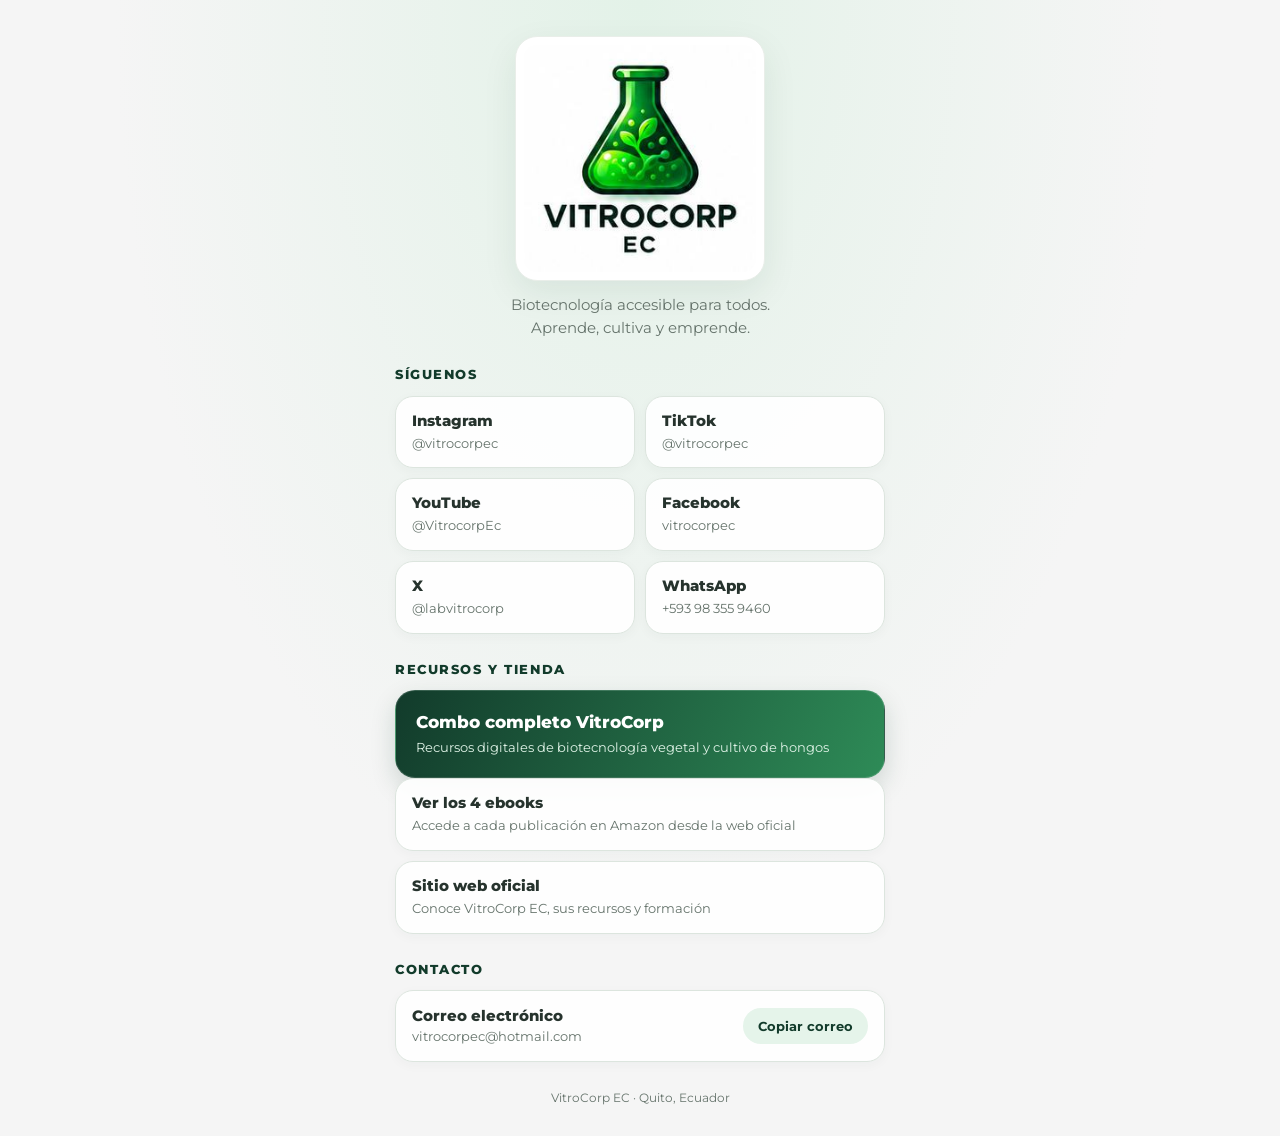
<file: enlaces.html>
<!doctype html>
<html lang="es">
<head>
<meta charset="utf-8">
<meta name="viewport" content="width=device-width, initial-scale=1, viewport-fit=cover">
<meta name="description" content="Encuentra las redes, recursos, tienda y canales de contacto oficiales de VitroCorp EC, proyecto de biotecnología vegetal en Quito, Ecuador.">
<meta name="theme-color" content="#F5F5F5">
<meta property="og:type" content="website">
<meta property="og:title" content="VitroCorp EC | Enlaces oficiales">
<meta property="og:description" content="Aprende, cultiva y emprende con VitroCorp EC. Redes, recursos y contacto.">
<title>VitroCorp EC | Enlaces oficiales</title>
<link rel="preconnect" href="https://fonts.googleapis.com">
<link rel="preconnect" href="https://fonts.gstatic.com" crossorigin>
<link href="https://fonts.googleapis.com/css2?family=Montserrat:wght@400;500;600;700;800&display=swap" rel="stylesheet">
<style>
:root{--green:#2E8B57;--lime:#3DBF77;--deep:#123B2B;--teal:#125C6C;--ink:#26332D;--muted:#65736B;--paper:#F5F5F5;--white:#fff;--line:#DCE5DE;--radius:18px}
*{box-sizing:border-box}
html{scroll-behavior:smooth}
body{margin:0;min-height:100vh;padding:clamp(18px,4vw,36px) max(16px,env(safe-area-inset-right)) calc(28px + env(safe-area-inset-bottom)) max(16px,env(safe-area-inset-left));background:radial-gradient(ellipse at 50% 0%,#E3F2E8 0%,var(--paper) 58%);color:var(--ink);font:16px/1.55 Montserrat,Arial,sans-serif;-webkit-font-smoothing:antialiased}
main{width:min(100%,490px);margin:0 auto;display:flex;flex-direction:column;gap:25px}
header{text-align:center;display:flex;flex-direction:column;align-items:center;gap:8px}
.logo-wrap{width:min(100%,250px);padding:8px;background:#fff;border:1px solid #e9eee9;border-radius:22px;box-shadow:0 12px 35px rgba(18,59,43,.08)}
.logo{display:block;width:100%;height:auto;border-radius:14px}
.tagline{max-width:330px;margin:4px 0 0;color:var(--muted);font-size:.94rem}
section{margin:0}
h2{margin:0 0 11px;color:var(--deep);font-size:.82rem;font-weight:800;letter-spacing:.12em;text-transform:uppercase}
.grid{display:grid;grid-template-columns:repeat(2,minmax(0,1fr));gap:10px}
.stack{display:grid;gap:10px}
.tile{min-width:0;min-height:72px;padding:14px 16px;display:flex;flex-direction:column;justify-content:center;gap:3px;text-decoration:none;color:var(--ink);background:rgba(255,255,255,.92);border:1px solid var(--line);border-radius:var(--radius);box-shadow:0 3px 12px rgba(18,59,43,.035);transition:transform .16s,border-color .16s,box-shadow .16s}
.tile:hover{transform:translateY(-2px);border-color:var(--lime);box-shadow:0 8px 20px rgba(18,59,43,.08)}
.t{font-weight:800;font-size:.96rem;line-height:1.3}
.s{color:var(--muted);font-size:.8rem;overflow-wrap:anywhere}
.cta{min-height:88px;padding:18px 20px;display:flex;flex-direction:column;justify-content:center;gap:4px;text-decoration:none;color:#fff;background:linear-gradient(115deg,var(--deep),var(--green));border:1px solid rgba(255,255,255,.15);border-radius:20px;box-shadow:0 10px 24px rgba(18,59,43,.17);transition:transform .16s,box-shadow .16s}
.cta:hover{transform:translateY(-2px);box-shadow:0 14px 28px rgba(18,59,43,.22)}
.cta .t{font-size:1.08rem}.cta .s{color:#E1F4E8;font-size:.84rem}
.mail{flex-direction:row;align-items:center;justify-content:space-between;gap:12px}
.mail-text{display:flex;flex-direction:column;min-width:0}
address{font-style:normal;color:var(--muted);font-size:.84rem;overflow-wrap:anywhere}
.copy{flex:none;border:0;border-radius:999px;padding:10px 15px;background:#E5F4EA;color:var(--deep);font:700 .82rem Montserrat,Arial,sans-serif;cursor:pointer}
.copy:hover{background:#D3EEDC}
a:focus-visible,button:focus-visible{outline:3px solid var(--teal);outline-offset:3px}
footer{text-align:center;color:var(--muted);font-size:.76rem;padding-top:2px}
@media(max-width:390px){.grid{gap:8px}.tile{padding:12px;min-height:68px}.t{font-size:.9rem}.s{font-size:.75rem}main{gap:21px}}
@media(prefers-reduced-motion:reduce){*,*::before,*::after{scroll-behavior:auto!important;transition:none!important}}
</style>
</head>
<body>
<main>
<header>
<div class="logo-wrap"><img class="logo" src="[data-uri]" width="260" height="254" alt="Logotipo oficial de VitroCorp EC: matraz verde con una planta y el texto VITROCORP EC"></div>
<p class="tagline">Biotecnología accesible para todos. Aprende, cultiva y emprende.</p>
</header>
<section aria-labelledby="redes"><h2 id="redes">Síguenos</h2><div class="grid">
<a class="tile" href="https://www.instagram.com/vitrocorpec/" target="_blank" rel="noopener noreferrer"><span class="t">Instagram</span><span class="s">@vitrocorpec</span></a>
<a class="tile" href="https://www.tiktok.com/@vitrocorpec" target="_blank" rel="noopener noreferrer"><span class="t">TikTok</span><span class="s">@vitrocorpec</span></a>
<a class="tile" href="https://www.youtube.com/@VitrocorpEc" target="_blank" rel="noopener noreferrer"><span class="t">YouTube</span><span class="s">@VitrocorpEc</span></a>
<a class="tile" href="https://www.facebook.com/vitrocorpec/" target="_blank" rel="noopener noreferrer"><span class="t">Facebook</span><span class="s">vitrocorpec</span></a>
<a class="tile" href="https://x.com/labvitrocorp" target="_blank" rel="noopener noreferrer"><span class="t">X</span><span class="s">@labvitrocorp</span></a>
<a class="tile" href="https://wa.me/593983559460" target="_blank" rel="noopener noreferrer"><span class="t">WhatsApp</span><span class="s">+593 98 355 9460</span></a>
</div></section>
<section aria-labelledby="tienda"><h2 id="tienda">Recursos y tienda</h2>
<a class="cta" href="https://hotmart.com/es/marketplace/productos/combo-starter-biotech-vitrocorp/E101190469F" target="_blank" rel="noopener noreferrer"><span class="t">Combo completo VitroCorp</span><span class="s">Recursos digitales de biotecnología vegetal y cultivo de hongos</span></a>
<div class="stack">
<a class="tile" href="https://vitrocorpec.github.io/VitrocorpEc/#ebooks" target="_blank" rel="noopener noreferrer"><span class="t">Ver los 4 ebooks</span><span class="s">Accede a cada publicación en Amazon desde la web oficial</span></a>
<a class="tile" href="https://vitrocorpec.github.io/VitrocorpEc/" target="_blank" rel="noopener noreferrer"><span class="t">Sitio web oficial</span><span class="s">Conoce VitroCorp EC, sus recursos y formación</span></a>
</div></section>
<section aria-labelledby="contacto"><h2 id="contacto">Contacto</h2>
<div class="tile mail"><div class="mail-text"><span class="t">Correo electrónico</span><address id="mail-addr">vitrocorpec@hotmail.com</address></div><button type="button" class="copy" id="copy-mail">Copiar correo</button></div>
</section>
<footer>VitroCorp EC · Quito, Ecuador</footer>
</main>
<script>
(()=>{const btn=document.getElementById('copy-mail');const addr=document.getElementById('mail-addr');btn.addEventListener('click',async()=>{const value=addr.textContent.trim();try{await navigator.clipboard.writeText(value);btn.textContent='Copiado';}catch(e){const field=document.createElement('textarea');field.value=value;field.setAttribute('readonly','');field.style.position='absolute';field.style.left='-9999px';document.body.appendChild(field);field.select();const ok=document.execCommand('copy');field.remove();btn.textContent=ok?'Copiado':'Selecciona el correo';}window.setTimeout(()=>btn.textContent='Copiar correo',1800);});})();
</script>
</body>
</html>
</file>
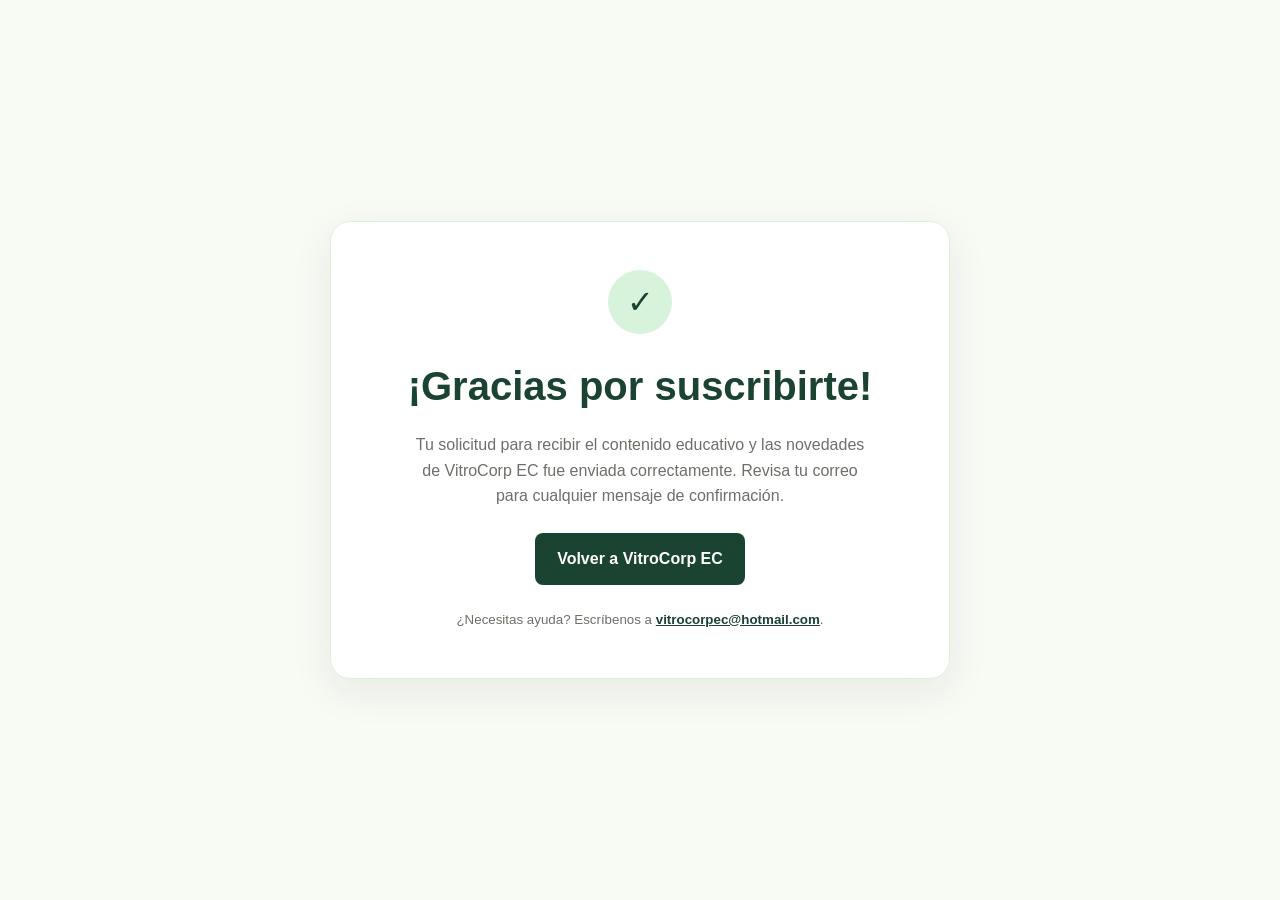
<file: gracias.html>
<!DOCTYPE html>
<html lang="es">
<head>
  <meta charset="UTF-8">
  <meta name="viewport" content="width=device-width, initial-scale=1.0">
  <meta name="robots" content="noindex,follow">
  <meta name="theme-color" content="#1B4332">
  <title>¡Gracias por suscribirte! | VitroCorp EC</title>
  <style>
    *{box-sizing:border-box}
    body{margin:0;min-height:100vh;display:grid;place-items:center;padding:24px;background:#F8FAF4;color:#0D1A12;font-family:Arial,sans-serif;line-height:1.6}
    main{width:min(100%,620px);padding:48px 32px;text-align:center;background:#fff;border:1px solid #D8F3DC;border-radius:20px;box-shadow:0 12px 40px rgba(27,67,50,.08)}
    .mark{display:inline-grid;place-items:center;width:64px;height:64px;margin-bottom:20px;border-radius:50%;background:#D8F3DC;color:#1B4332;font-size:32px}
    h1{margin:0 0 14px;color:#1B4332;font-size:clamp(1.8rem,5vw,2.5rem)}
    p{margin:0 auto 24px;max-width:460px;color:#6B7068}
    a{display:inline-block;padding:13px 22px;border-radius:8px;background:#1B4332;color:#fff;text-decoration:none;font-weight:700}
    a:hover{background:#2D6A4F}
    small{display:block;margin-top:24px;color:#6B7068}
  </style>
</head>
<body>
  <main>
    <div class="mark" aria-hidden="true">✓</div>
    <h1>¡Gracias por suscribirte!</h1>
    <p>Tu solicitud para recibir el contenido educativo y las novedades de VitroCorp EC fue enviada correctamente. Revisa tu correo para cualquier mensaje de confirmación.</p>
    <a href="https://vitrocorpec.github.io/VitrocorpEc/">Volver a VitroCorp EC</a>
    <small>¿Necesitas ayuda? Escríbenos a <a href="mailto:vitrocorpec@hotmail.com" style="padding:0;background:none;color:#1B4332;text-decoration:underline;">vitrocorpec@hotmail.com</a>.</small>
  </main>
</body>
</html>
</file>
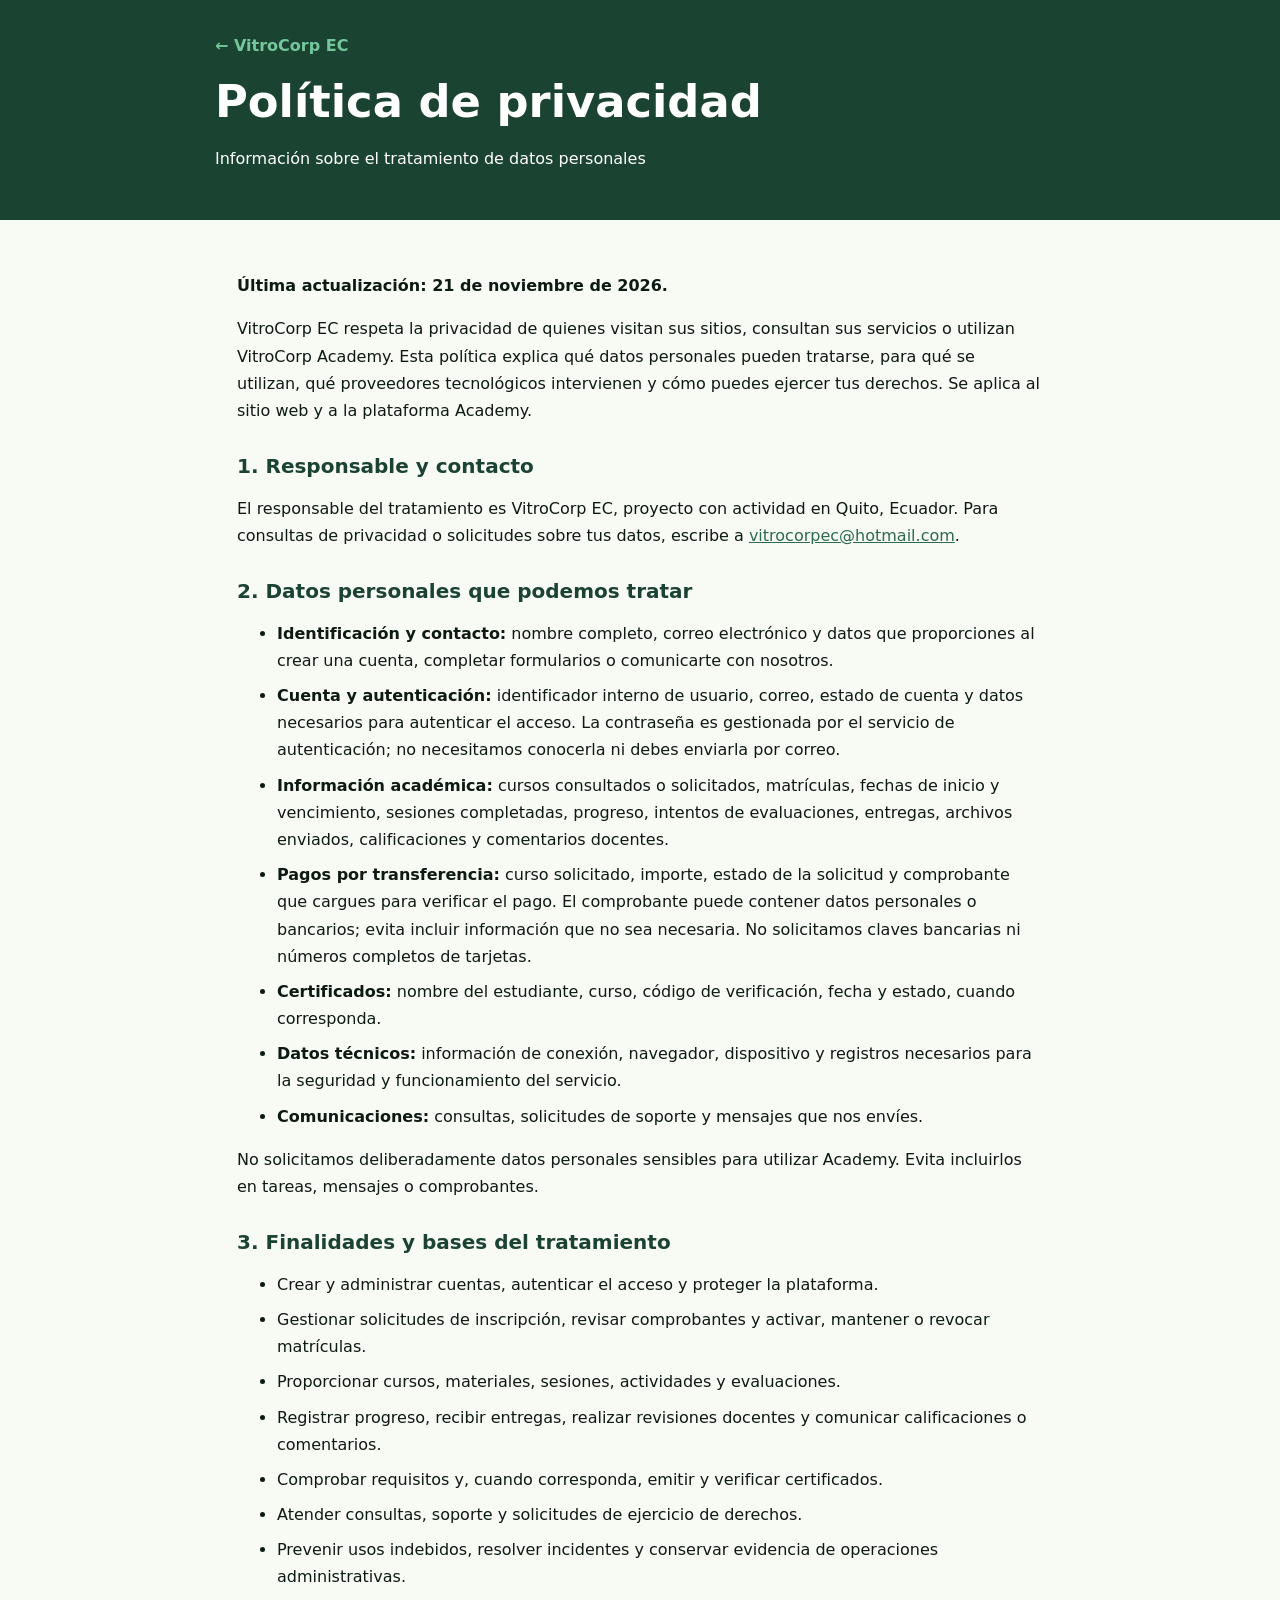
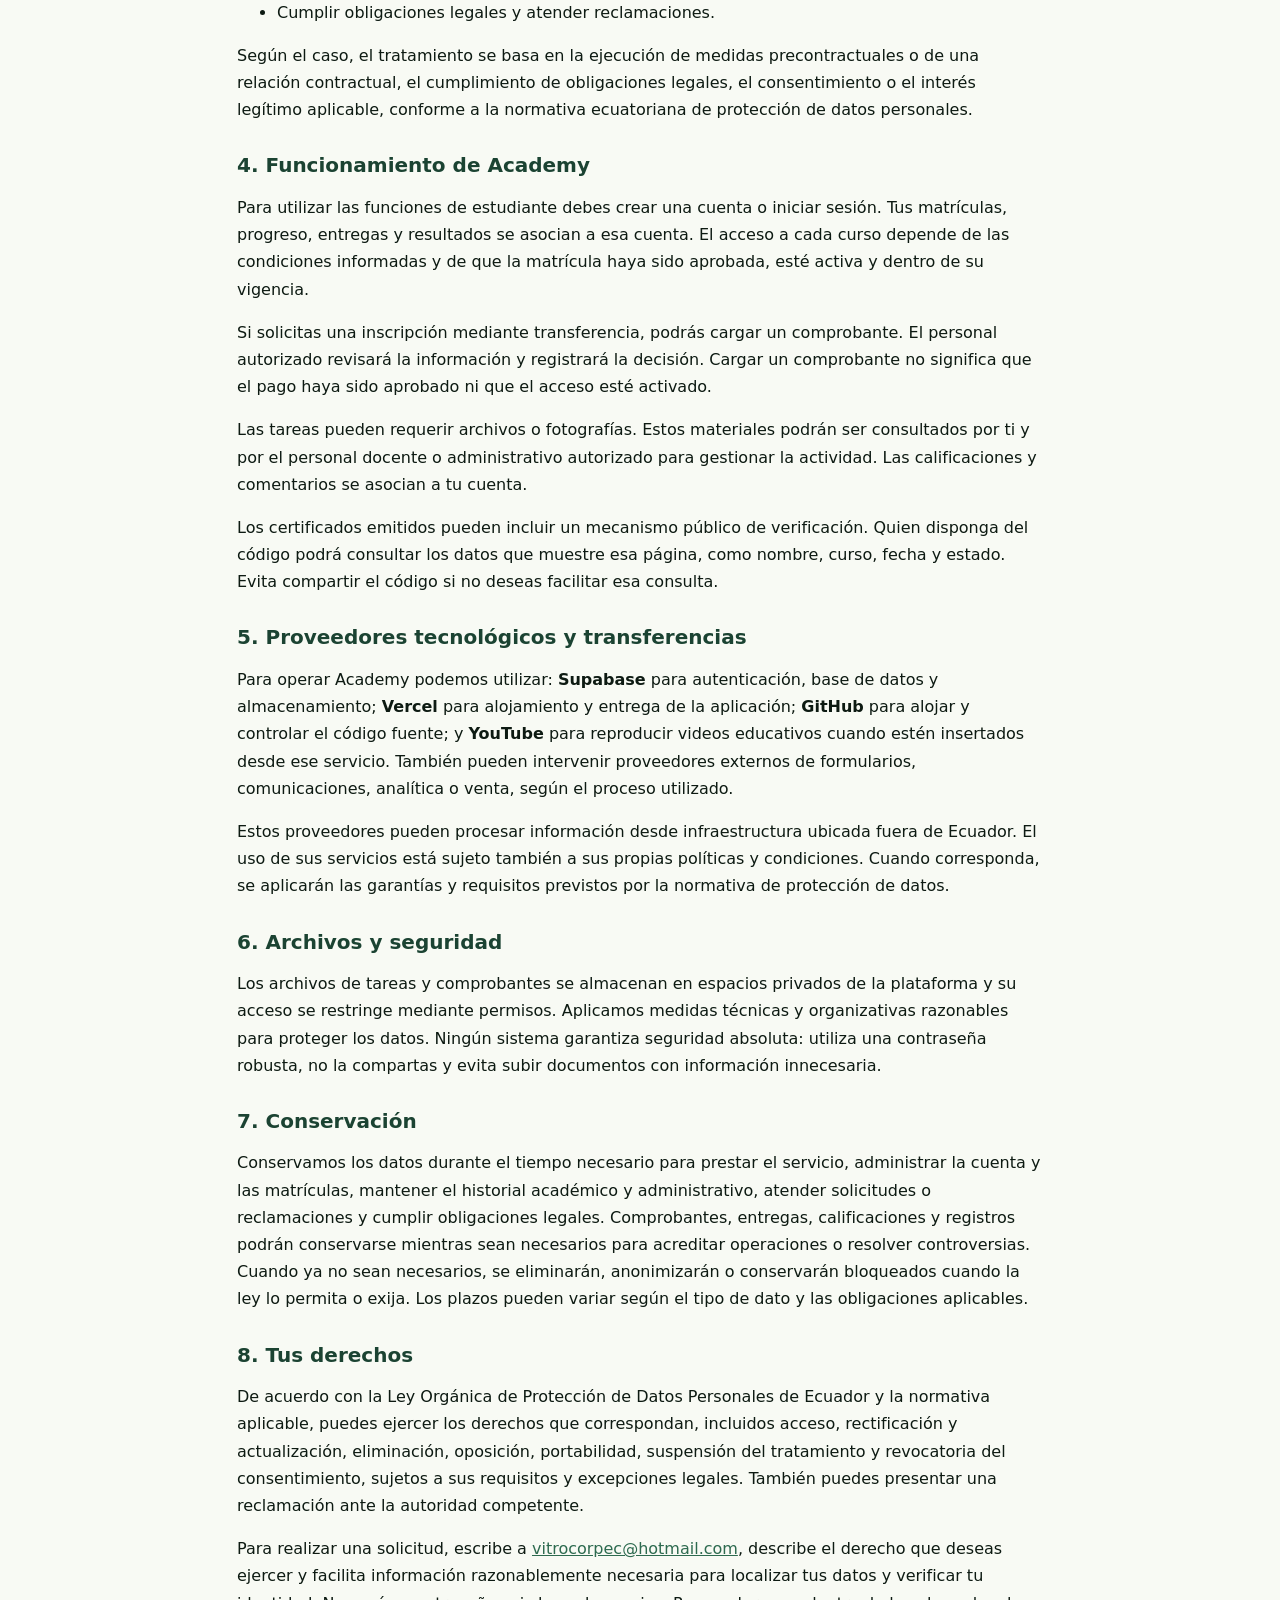
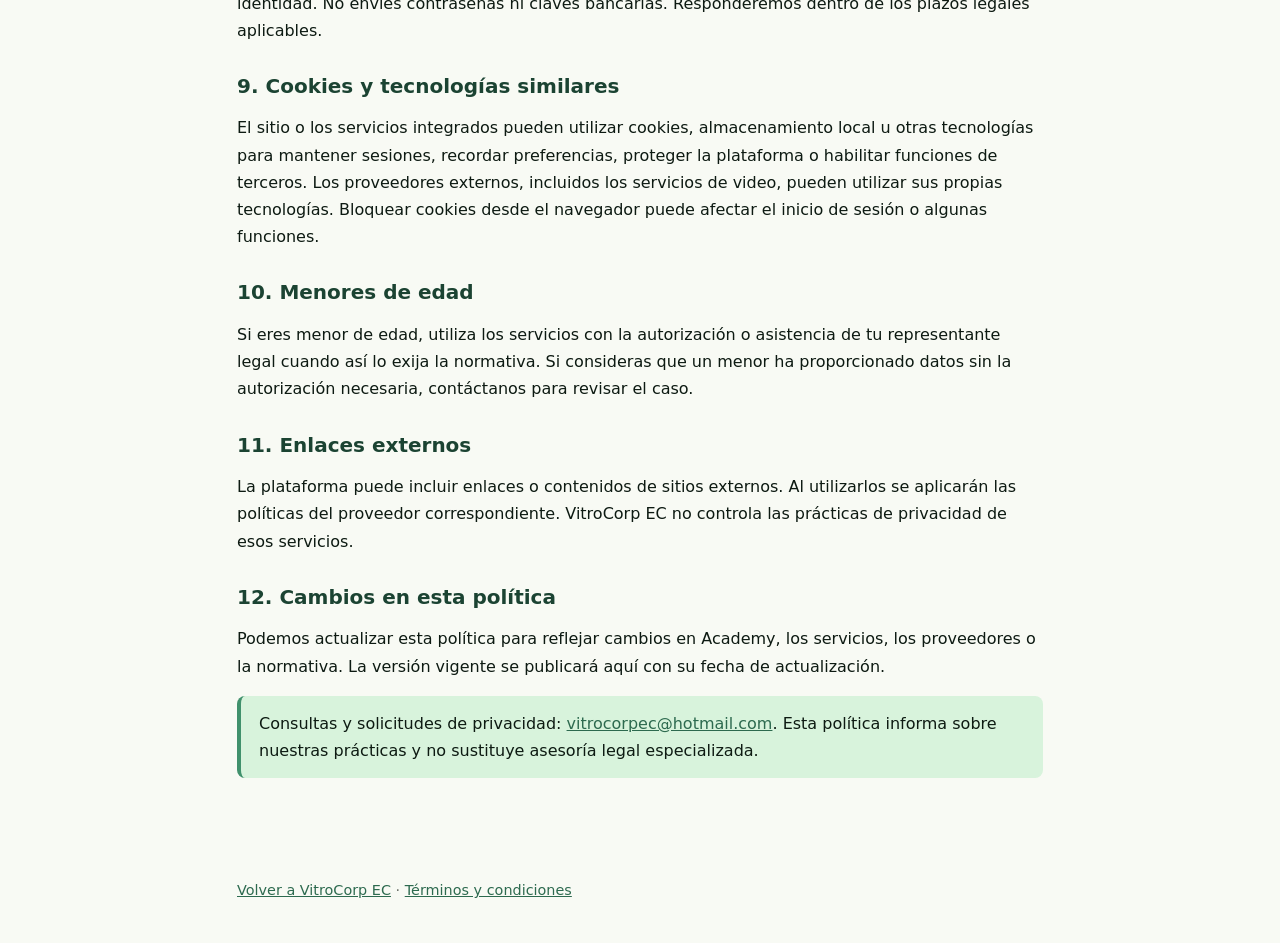
<file: privacidad.html>
<!DOCTYPE html>
<html lang="es"><head>
<meta charset="UTF-8"><meta name="viewport" content="width=device-width, initial-scale=1.0">
<meta name="description" content="Política de privacidad de VitroCorp EC y VitroCorp Academy.">
<meta name="theme-color" content="#1B4332"><link rel="icon" type="image/svg+xml" href="favicon.svg">
<title>Política de privacidad | VitroCorp EC</title>
<style>
*{box-sizing:border-box}body{margin:0;background:#F8FAF4;color:#0D1A12;font:16px/1.7 system-ui,-apple-system,Segoe UI,sans-serif}
header{background:#1B4332;color:#fff;padding:32px 20px}header div,main,footer{max-width:850px;margin:auto}
header a{color:#74C69D;text-decoration:none;font-weight:700}h1,h2{line-height:1.2}h1{margin:16px 0 4px;font-size:clamp(2rem,5vw,2.8rem)}
main{padding:36px 22px 64px}h2{color:#1B4332;font-size:1.25rem;margin-top:30px}a{color:#2D6A4F}
li{margin:8px 0}.note{background:#D8F3DC;border-left:4px solid #40916C;padding:14px 18px;border-radius:8px}
footer{padding:20px 22px 40px;color:#6B7068;font-size:.9rem}
</style></head><body>
<header><div><a href="index.html">← VitroCorp EC</a><h1>Política de privacidad</h1><p>Información sobre el tratamiento de datos personales</p></div></header>
<main>
<p><strong>Última actualización: 21 de noviembre de 2026.</strong></p>
<p>VitroCorp EC respeta la privacidad de quienes visitan sus sitios, consultan sus servicios o utilizan VitroCorp Academy. Esta política explica qué datos personales pueden tratarse, para qué se utilizan, qué proveedores tecnológicos intervienen y cómo puedes ejercer tus derechos. Se aplica al sitio web y a la plataforma Academy.</p>
<h2>1. Responsable y contacto</h2>
<p>El responsable del tratamiento es VitroCorp EC, proyecto con actividad en Quito, Ecuador. Para consultas de privacidad o solicitudes sobre tus datos, escribe a <a href="mailto:vitrocorpec@hotmail.com">vitrocorpec@hotmail.com</a>.</p>
<h2>2. Datos personales que podemos tratar</h2>
<ul>
<li><strong>Identificación y contacto:</strong> nombre completo, correo electrónico y datos que proporciones al crear una cuenta, completar formularios o comunicarte con nosotros.</li>
<li><strong>Cuenta y autenticación:</strong> identificador interno de usuario, correo, estado de cuenta y datos necesarios para autenticar el acceso. La contraseña es gestionada por el servicio de autenticación; no necesitamos conocerla ni debes enviarla por correo.</li>
<li><strong>Información académica:</strong> cursos consultados o solicitados, matrículas, fechas de inicio y vencimiento, sesiones completadas, progreso, intentos de evaluaciones, entregas, archivos enviados, calificaciones y comentarios docentes.</li>
<li><strong>Pagos por transferencia:</strong> curso solicitado, importe, estado de la solicitud y comprobante que cargues para verificar el pago. El comprobante puede contener datos personales o bancarios; evita incluir información que no sea necesaria. No solicitamos claves bancarias ni números completos de tarjetas.</li>
<li><strong>Certificados:</strong> nombre del estudiante, curso, código de verificación, fecha y estado, cuando corresponda.</li>
<li><strong>Datos técnicos:</strong> información de conexión, navegador, dispositivo y registros necesarios para la seguridad y funcionamiento del servicio.</li>
<li><strong>Comunicaciones:</strong> consultas, solicitudes de soporte y mensajes que nos envíes.</li>
</ul>
<p>No solicitamos deliberadamente datos personales sensibles para utilizar Academy. Evita incluirlos en tareas, mensajes o comprobantes.</p>
<h2>3. Finalidades y bases del tratamiento</h2>
<ul>
<li>Crear y administrar cuentas, autenticar el acceso y proteger la plataforma.</li>
<li>Gestionar solicitudes de inscripción, revisar comprobantes y activar, mantener o revocar matrículas.</li>
<li>Proporcionar cursos, materiales, sesiones, actividades y evaluaciones.</li>
<li>Registrar progreso, recibir entregas, realizar revisiones docentes y comunicar calificaciones o comentarios.</li>
<li>Comprobar requisitos y, cuando corresponda, emitir y verificar certificados.</li>
<li>Atender consultas, soporte y solicitudes de ejercicio de derechos.</li>
<li>Prevenir usos indebidos, resolver incidentes y conservar evidencia de operaciones administrativas.</li>
<li>Cumplir obligaciones legales y atender reclamaciones.</li>
</ul>
<p>Según el caso, el tratamiento se basa en la ejecución de medidas precontractuales o de una relación contractual, el cumplimiento de obligaciones legales, el consentimiento o el interés legítimo aplicable, conforme a la normativa ecuatoriana de protección de datos personales.</p>
<h2>4. Funcionamiento de Academy</h2>
<p>Para utilizar las funciones de estudiante debes crear una cuenta o iniciar sesión. Tus matrículas, progreso, entregas y resultados se asocian a esa cuenta. El acceso a cada curso depende de las condiciones informadas y de que la matrícula haya sido aprobada, esté activa y dentro de su vigencia.</p>
<p>Si solicitas una inscripción mediante transferencia, podrás cargar un comprobante. El personal autorizado revisará la información y registrará la decisión. Cargar un comprobante no significa que el pago haya sido aprobado ni que el acceso esté activado.</p>
<p>Las tareas pueden requerir archivos o fotografías. Estos materiales podrán ser consultados por ti y por el personal docente o administrativo autorizado para gestionar la actividad. Las calificaciones y comentarios se asocian a tu cuenta.</p>
<p>Los certificados emitidos pueden incluir un mecanismo público de verificación. Quien disponga del código podrá consultar los datos que muestre esa página, como nombre, curso, fecha y estado. Evita compartir el código si no deseas facilitar esa consulta.</p>
<h2>5. Proveedores tecnológicos y transferencias</h2>
<p>Para operar Academy podemos utilizar: <strong>Supabase</strong> para autenticación, base de datos y almacenamiento; <strong>Vercel</strong> para alojamiento y entrega de la aplicación; <strong>GitHub</strong> para alojar y controlar el código fuente; y <strong>YouTube</strong> para reproducir videos educativos cuando estén insertados desde ese servicio. También pueden intervenir proveedores externos de formularios, comunicaciones, analítica o venta, según el proceso utilizado.</p>
<p>Estos proveedores pueden procesar información desde infraestructura ubicada fuera de Ecuador. El uso de sus servicios está sujeto también a sus propias políticas y condiciones. Cuando corresponda, se aplicarán las garantías y requisitos previstos por la normativa de protección de datos.</p>
<h2>6. Archivos y seguridad</h2>
<p>Los archivos de tareas y comprobantes se almacenan en espacios privados de la plataforma y su acceso se restringe mediante permisos. Aplicamos medidas técnicas y organizativas razonables para proteger los datos. Ningún sistema garantiza seguridad absoluta: utiliza una contraseña robusta, no la compartas y evita subir documentos con información innecesaria.</p>
<h2>7. Conservación</h2>
<p>Conservamos los datos durante el tiempo necesario para prestar el servicio, administrar la cuenta y las matrículas, mantener el historial académico y administrativo, atender solicitudes o reclamaciones y cumplir obligaciones legales. Comprobantes, entregas, calificaciones y registros podrán conservarse mientras sean necesarios para acreditar operaciones o resolver controversias. Cuando ya no sean necesarios, se eliminarán, anonimizarán o conservarán bloqueados cuando la ley lo permita o exija. Los plazos pueden variar según el tipo de dato y las obligaciones aplicables.</p>
<h2>8. Tus derechos</h2>
<p>De acuerdo con la Ley Orgánica de Protección de Datos Personales de Ecuador y la normativa aplicable, puedes ejercer los derechos que correspondan, incluidos acceso, rectificación y actualización, eliminación, oposición, portabilidad, suspensión del tratamiento y revocatoria del consentimiento, sujetos a sus requisitos y excepciones legales. También puedes presentar una reclamación ante la autoridad competente.</p>
<p>Para realizar una solicitud, escribe a <a href="mailto:vitrocorpec@hotmail.com?subject=Solicitud%20de%20protecci%C3%B3n%20de%20datos">vitrocorpec@hotmail.com</a>, describe el derecho que deseas ejercer y facilita información razonablemente necesaria para localizar tus datos y verificar tu identidad. No envíes contraseñas ni claves bancarias. Responderemos dentro de los plazos legales aplicables.</p>
<h2>9. Cookies y tecnologías similares</h2>
<p>El sitio o los servicios integrados pueden utilizar cookies, almacenamiento local u otras tecnologías para mantener sesiones, recordar preferencias, proteger la plataforma o habilitar funciones de terceros. Los proveedores externos, incluidos los servicios de video, pueden utilizar sus propias tecnologías. Bloquear cookies desde el navegador puede afectar el inicio de sesión o algunas funciones.</p>
<h2>10. Menores de edad</h2>
<p>Si eres menor de edad, utiliza los servicios con la autorización o asistencia de tu representante legal cuando así lo exija la normativa. Si consideras que un menor ha proporcionado datos sin la autorización necesaria, contáctanos para revisar el caso.</p>
<h2>11. Enlaces externos</h2>
<p>La plataforma puede incluir enlaces o contenidos de sitios externos. Al utilizarlos se aplicarán las políticas del proveedor correspondiente. VitroCorp EC no controla las prácticas de privacidad de esos servicios.</p>
<h2>12. Cambios en esta política</h2>
<p>Podemos actualizar esta política para reflejar cambios en Academy, los servicios, los proveedores o la normativa. La versión vigente se publicará aquí con su fecha de actualización.</p>
<p class="note">Consultas y solicitudes de privacidad: <a href="mailto:vitrocorpec@hotmail.com">vitrocorpec@hotmail.com</a>. Esta política informa sobre nuestras prácticas y no sustituye asesoría legal especializada.</p>
</main><footer><a href="index.html">Volver a VitroCorp EC</a> · <a href="terminos.html">Términos y condiciones</a></footer>
</body></html>
</file>
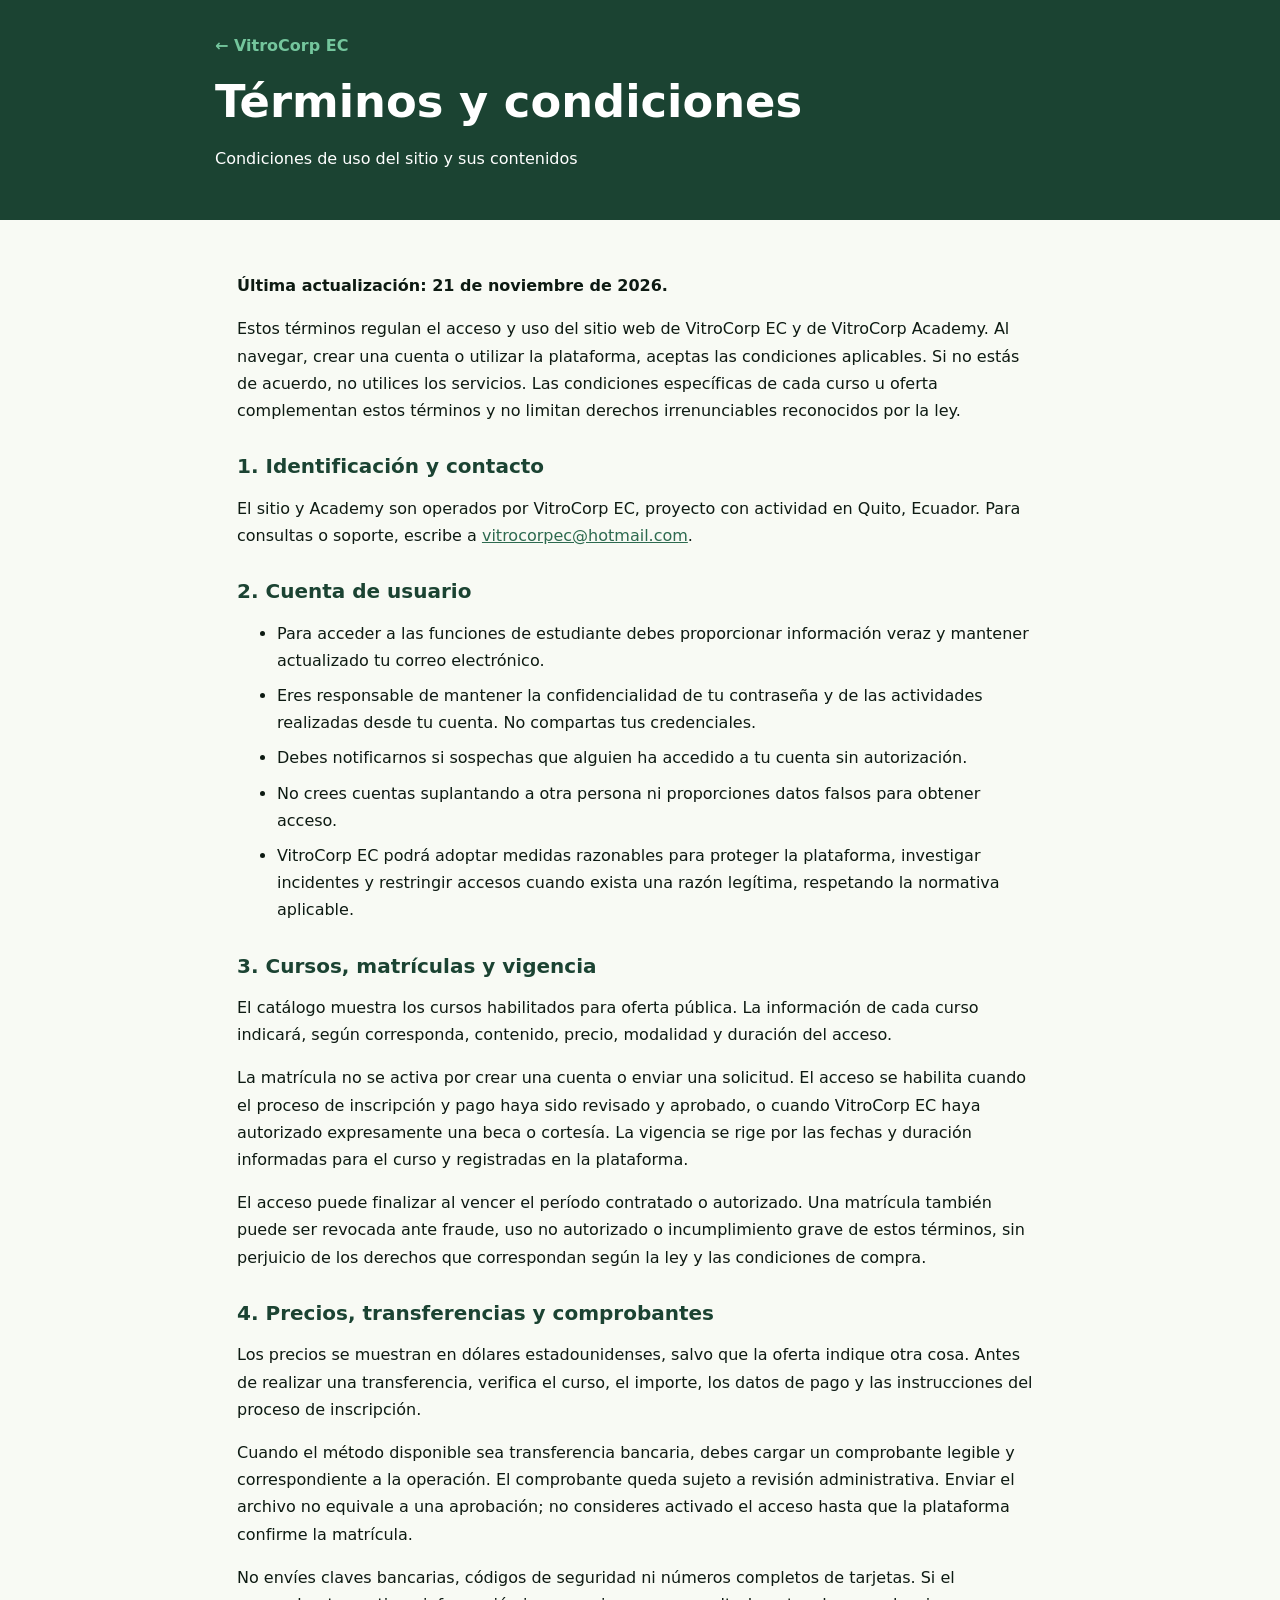
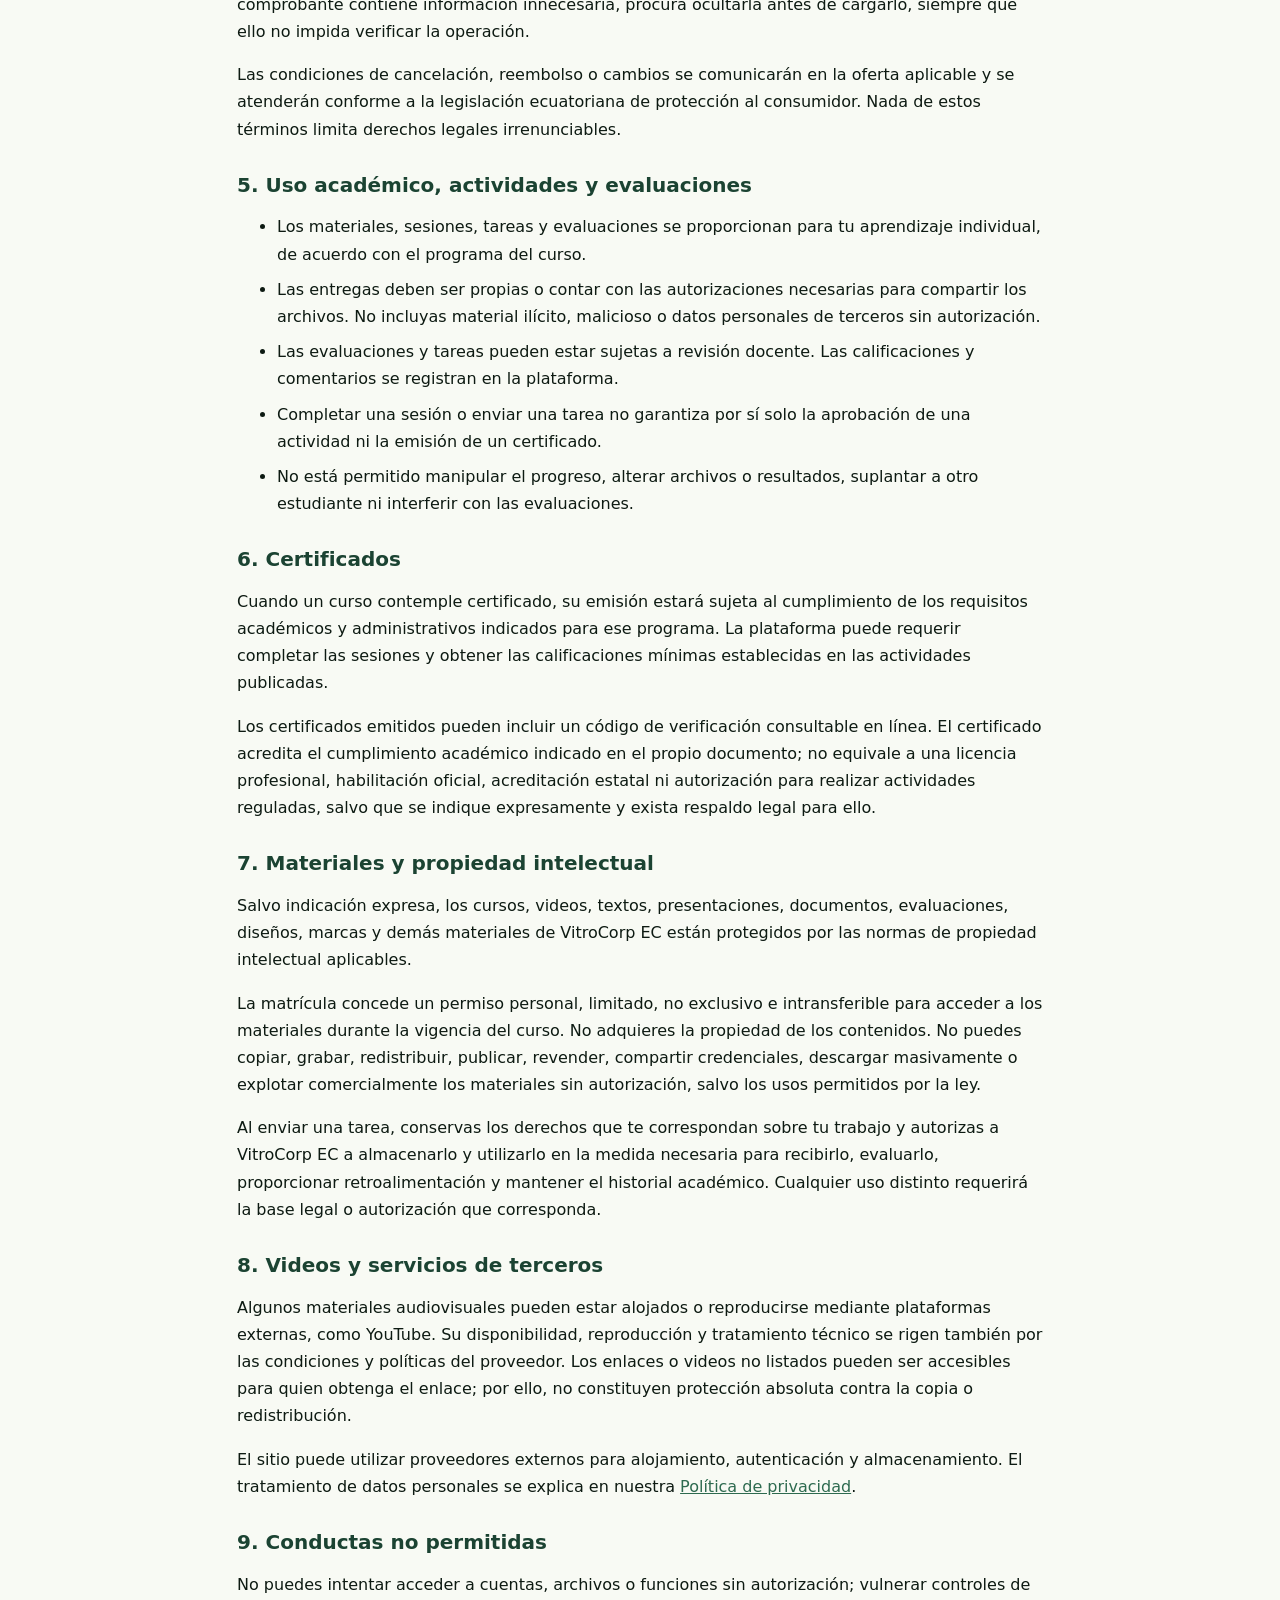
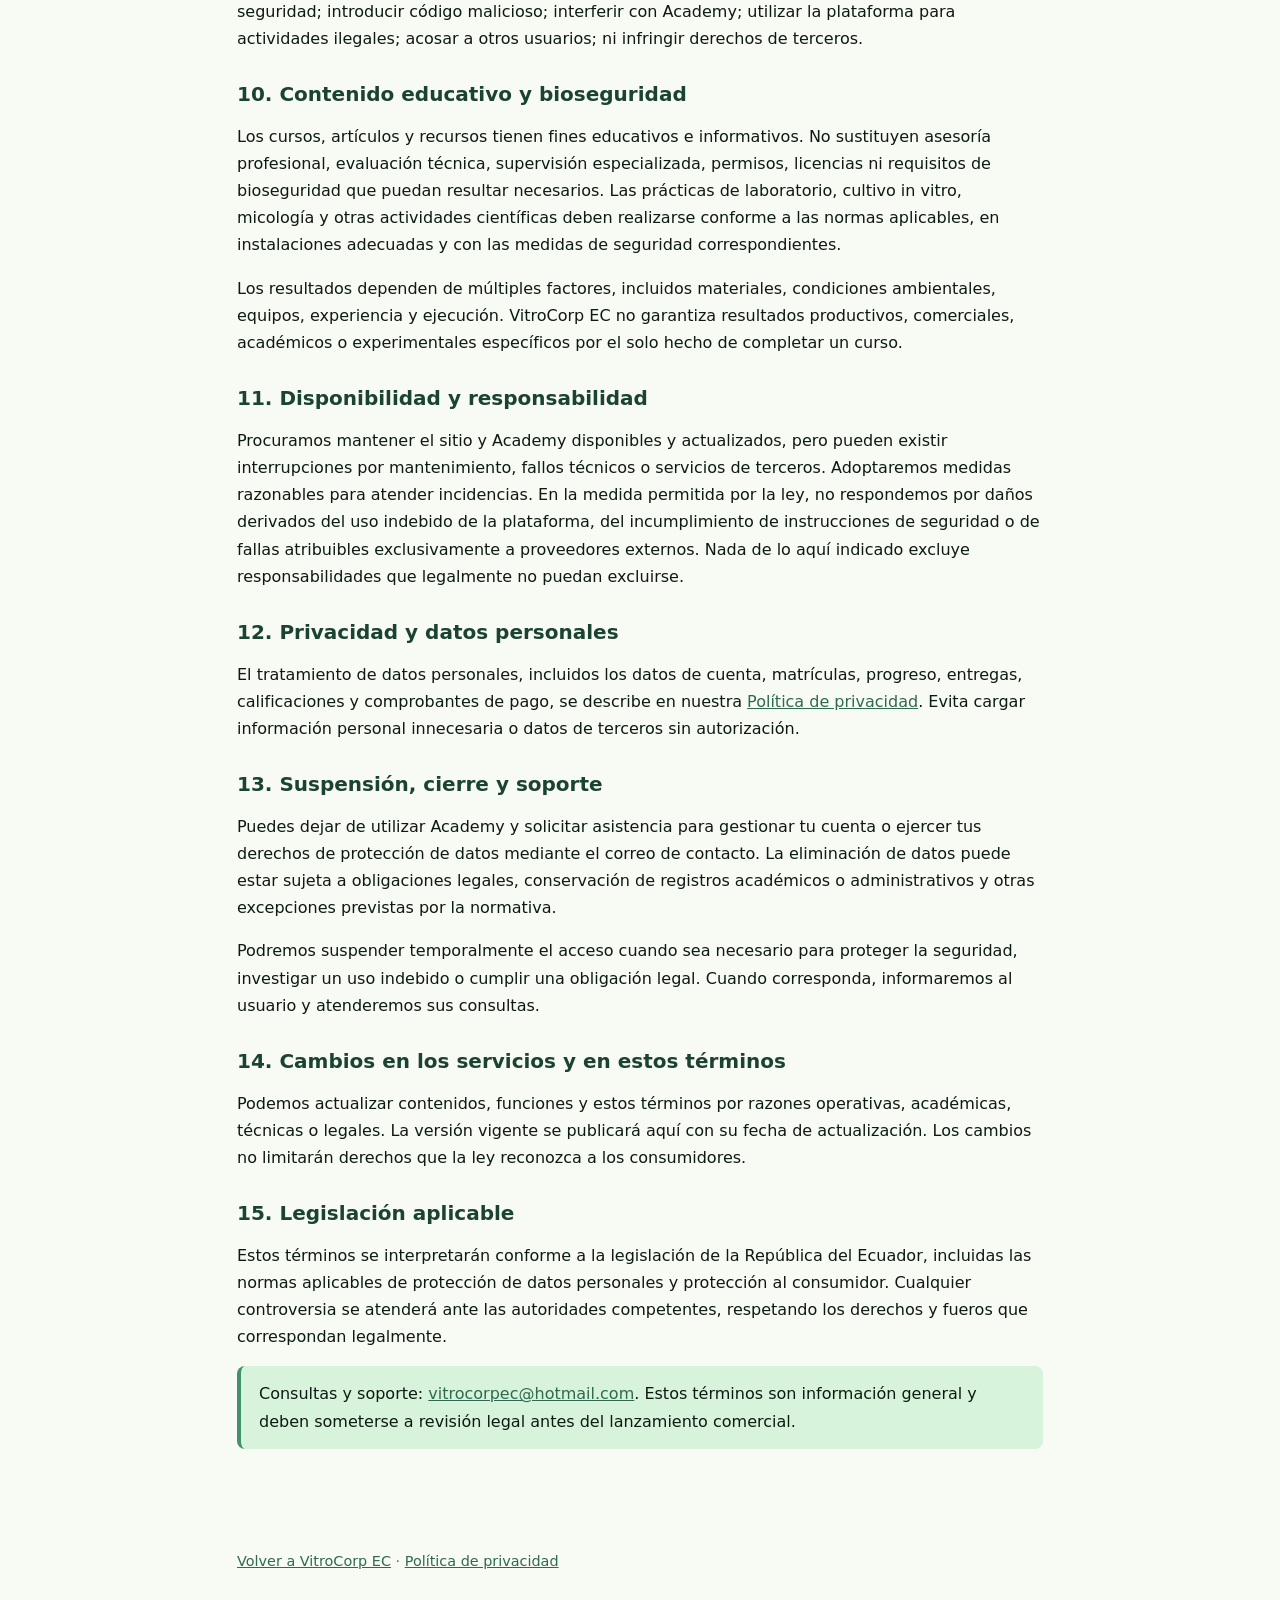
<file: terminos.html>
<!DOCTYPE html>
<html lang="es"><head>
<meta charset="UTF-8"><meta name="viewport" content="width=device-width, initial-scale=1.0">
<meta name="description" content="Términos y condiciones de uso de VitroCorp EC y VitroCorp Academy.">
<meta name="theme-color" content="#1B4332"><link rel="icon" type="image/svg+xml" href="favicon.svg">
<title>Términos y condiciones | VitroCorp EC</title>
<style>
*{box-sizing:border-box}body{margin:0;background:#F8FAF4;color:#0D1A12;font:16px/1.7 system-ui,-apple-system,Segoe UI,sans-serif}
header{background:#1B4332;color:#fff;padding:32px 20px}header div,main,footer{max-width:850px;margin:auto}
header a{color:#74C69D;text-decoration:none;font-weight:700}h1,h2{line-height:1.2}h1{margin:16px 0 4px;font-size:clamp(2rem,5vw,2.8rem)}
main{padding:36px 22px 64px}h2{color:#1B4332;font-size:1.25rem;margin-top:30px}a{color:#2D6A4F}
li{margin:8px 0}.note{background:#D8F3DC;border-left:4px solid #40916C;padding:14px 18px;border-radius:8px}
footer{padding:20px 22px 40px;color:#6B7068;font-size:.9rem}
</style></head><body>
<header><div><a href="index.html">← VitroCorp EC</a><h1>Términos y condiciones</h1><p>Condiciones de uso del sitio y sus contenidos</p></div></header>
<main>
<p><strong>Última actualización: 21 de noviembre de 2026.</strong></p>
<p>Estos términos regulan el acceso y uso del sitio web de VitroCorp EC y de VitroCorp Academy. Al navegar, crear una cuenta o utilizar la plataforma, aceptas las condiciones aplicables. Si no estás de acuerdo, no utilices los servicios. Las condiciones específicas de cada curso u oferta complementan estos términos y no limitan derechos irrenunciables reconocidos por la ley.</p>
<h2>1. Identificación y contacto</h2>
<p>El sitio y Academy son operados por VitroCorp EC, proyecto con actividad en Quito, Ecuador. Para consultas o soporte, escribe a <a href="mailto:vitrocorpec@hotmail.com">vitrocorpec@hotmail.com</a>.</p>
<h2>2. Cuenta de usuario</h2>
<ul>
<li>Para acceder a las funciones de estudiante debes proporcionar información veraz y mantener actualizado tu correo electrónico.</li>
<li>Eres responsable de mantener la confidencialidad de tu contraseña y de las actividades realizadas desde tu cuenta. No compartas tus credenciales.</li>
<li>Debes notificarnos si sospechas que alguien ha accedido a tu cuenta sin autorización.</li>
<li>No crees cuentas suplantando a otra persona ni proporciones datos falsos para obtener acceso.</li>
<li>VitroCorp EC podrá adoptar medidas razonables para proteger la plataforma, investigar incidentes y restringir accesos cuando exista una razón legítima, respetando la normativa aplicable.</li>
</ul>
<h2>3. Cursos, matrículas y vigencia</h2>
<p>El catálogo muestra los cursos habilitados para oferta pública. La información de cada curso indicará, según corresponda, contenido, precio, modalidad y duración del acceso.</p>
<p>La matrícula no se activa por crear una cuenta o enviar una solicitud. El acceso se habilita cuando el proceso de inscripción y pago haya sido revisado y aprobado, o cuando VitroCorp EC haya autorizado expresamente una beca o cortesía. La vigencia se rige por las fechas y duración informadas para el curso y registradas en la plataforma.</p>
<p>El acceso puede finalizar al vencer el período contratado o autorizado. Una matrícula también puede ser revocada ante fraude, uso no autorizado o incumplimiento grave de estos términos, sin perjuicio de los derechos que correspondan según la ley y las condiciones de compra.</p>
<h2>4. Precios, transferencias y comprobantes</h2>
<p>Los precios se muestran en dólares estadounidenses, salvo que la oferta indique otra cosa. Antes de realizar una transferencia, verifica el curso, el importe, los datos de pago y las instrucciones del proceso de inscripción.</p>
<p>Cuando el método disponible sea transferencia bancaria, debes cargar un comprobante legible y correspondiente a la operación. El comprobante queda sujeto a revisión administrativa. Enviar el archivo no equivale a una aprobación; no consideres activado el acceso hasta que la plataforma confirme la matrícula.</p>
<p>No envíes claves bancarias, códigos de seguridad ni números completos de tarjetas. Si el comprobante contiene información innecesaria, procura ocultarla antes de cargarlo, siempre que ello no impida verificar la operación.</p>
<p>Las condiciones de cancelación, reembolso o cambios se comunicarán en la oferta aplicable y se atenderán conforme a la legislación ecuatoriana de protección al consumidor. Nada de estos términos limita derechos legales irrenunciables.</p>
<h2>5. Uso académico, actividades y evaluaciones</h2>
<ul>
<li>Los materiales, sesiones, tareas y evaluaciones se proporcionan para tu aprendizaje individual, de acuerdo con el programa del curso.</li>
<li>Las entregas deben ser propias o contar con las autorizaciones necesarias para compartir los archivos. No incluyas material ilícito, malicioso o datos personales de terceros sin autorización.</li>
<li>Las evaluaciones y tareas pueden estar sujetas a revisión docente. Las calificaciones y comentarios se registran en la plataforma.</li>
<li>Completar una sesión o enviar una tarea no garantiza por sí solo la aprobación de una actividad ni la emisión de un certificado.</li>
<li>No está permitido manipular el progreso, alterar archivos o resultados, suplantar a otro estudiante ni interferir con las evaluaciones.</li>
</ul>
<h2>6. Certificados</h2>
<p>Cuando un curso contemple certificado, su emisión estará sujeta al cumplimiento de los requisitos académicos y administrativos indicados para ese programa. La plataforma puede requerir completar las sesiones y obtener las calificaciones mínimas establecidas en las actividades publicadas.</p>
<p>Los certificados emitidos pueden incluir un código de verificación consultable en línea. El certificado acredita el cumplimiento académico indicado en el propio documento; no equivale a una licencia profesional, habilitación oficial, acreditación estatal ni autorización para realizar actividades reguladas, salvo que se indique expresamente y exista respaldo legal para ello.</p>
<h2>7. Materiales y propiedad intelectual</h2>
<p>Salvo indicación expresa, los cursos, videos, textos, presentaciones, documentos, evaluaciones, diseños, marcas y demás materiales de VitroCorp EC están protegidos por las normas de propiedad intelectual aplicables.</p>
<p>La matrícula concede un permiso personal, limitado, no exclusivo e intransferible para acceder a los materiales durante la vigencia del curso. No adquieres la propiedad de los contenidos. No puedes copiar, grabar, redistribuir, publicar, revender, compartir credenciales, descargar masivamente o explotar comercialmente los materiales sin autorización, salvo los usos permitidos por la ley.</p>
<p>Al enviar una tarea, conservas los derechos que te correspondan sobre tu trabajo y autorizas a VitroCorp EC a almacenarlo y utilizarlo en la medida necesaria para recibirlo, evaluarlo, proporcionar retroalimentación y mantener el historial académico. Cualquier uso distinto requerirá la base legal o autorización que corresponda.</p>
<h2>8. Videos y servicios de terceros</h2>
<p>Algunos materiales audiovisuales pueden estar alojados o reproducirse mediante plataformas externas, como YouTube. Su disponibilidad, reproducción y tratamiento técnico se rigen también por las condiciones y políticas del proveedor. Los enlaces o videos no listados pueden ser accesibles para quien obtenga el enlace; por ello, no constituyen protección absoluta contra la copia o redistribución.</p>
<p>El sitio puede utilizar proveedores externos para alojamiento, autenticación y almacenamiento. El tratamiento de datos personales se explica en nuestra <a href="privacidad.html">Política de privacidad</a>.</p>
<h2>9. Conductas no permitidas</h2>
<p>No puedes intentar acceder a cuentas, archivos o funciones sin autorización; vulnerar controles de seguridad; introducir código malicioso; interferir con Academy; utilizar la plataforma para actividades ilegales; acosar a otros usuarios; ni infringir derechos de terceros.</p>
<h2>10. Contenido educativo y bioseguridad</h2>
<p>Los cursos, artículos y recursos tienen fines educativos e informativos. No sustituyen asesoría profesional, evaluación técnica, supervisión especializada, permisos, licencias ni requisitos de bioseguridad que puedan resultar necesarios. Las prácticas de laboratorio, cultivo in vitro, micología y otras actividades científicas deben realizarse conforme a las normas aplicables, en instalaciones adecuadas y con las medidas de seguridad correspondientes.</p>
<p>Los resultados dependen de múltiples factores, incluidos materiales, condiciones ambientales, equipos, experiencia y ejecución. VitroCorp EC no garantiza resultados productivos, comerciales, académicos o experimentales específicos por el solo hecho de completar un curso.</p>
<h2>11. Disponibilidad y responsabilidad</h2>
<p>Procuramos mantener el sitio y Academy disponibles y actualizados, pero pueden existir interrupciones por mantenimiento, fallos técnicos o servicios de terceros. Adoptaremos medidas razonables para atender incidencias. En la medida permitida por la ley, no respondemos por daños derivados del uso indebido de la plataforma, del incumplimiento de instrucciones de seguridad o de fallas atribuibles exclusivamente a proveedores externos. Nada de lo aquí indicado excluye responsabilidades que legalmente no puedan excluirse.</p>
<h2>12. Privacidad y datos personales</h2>
<p>El tratamiento de datos personales, incluidos los datos de cuenta, matrículas, progreso, entregas, calificaciones y comprobantes de pago, se describe en nuestra <a href="privacidad.html">Política de privacidad</a>. Evita cargar información personal innecesaria o datos de terceros sin autorización.</p>
<h2>13. Suspensión, cierre y soporte</h2>
<p>Puedes dejar de utilizar Academy y solicitar asistencia para gestionar tu cuenta o ejercer tus derechos de protección de datos mediante el correo de contacto. La eliminación de datos puede estar sujeta a obligaciones legales, conservación de registros académicos o administrativos y otras excepciones previstas por la normativa.</p>
<p>Podremos suspender temporalmente el acceso cuando sea necesario para proteger la seguridad, investigar un uso indebido o cumplir una obligación legal. Cuando corresponda, informaremos al usuario y atenderemos sus consultas.</p>
<h2>14. Cambios en los servicios y en estos términos</h2>
<p>Podemos actualizar contenidos, funciones y estos términos por razones operativas, académicas, técnicas o legales. La versión vigente se publicará aquí con su fecha de actualización. Los cambios no limitarán derechos que la ley reconozca a los consumidores.</p>
<h2>15. Legislación aplicable</h2>
<p>Estos términos se interpretarán conforme a la legislación de la República del Ecuador, incluidas las normas aplicables de protección de datos personales y protección al consumidor. Cualquier controversia se atenderá ante las autoridades competentes, respetando los derechos y fueros que correspondan legalmente.</p>
<p class="note">Consultas y soporte: <a href="mailto:vitrocorpec@hotmail.com">vitrocorpec@hotmail.com</a>. Estos términos son información general y deben someterse a revisión legal antes del lanzamiento comercial.</p>
</main><footer><a href="index.html">Volver a VitroCorp EC</a> · <a href="privacidad.html">Política de privacidad</a></footer>
</body></html>
</file>
<file: css/styles.css>
:root{--ink:#10231a;--forest:#123b2b;--moss:#2d6a4f;--leaf:#40916c;--mint:#74c69d;--pale:#d8f3dc;--cream:#f7f8f3;--muted:#64736a;--line:#dfe6df}*{box-sizing:border-box}html{scroll-behavior:smooth;scroll-padding-top:90px}body{margin:0;color:var(--ink);font:16px/1.65 "DM Sans",sans-serif}a{color:inherit;text-decoration:none}.container{width:min(1160px,calc(100% - 48px));margin:auto}.skip-link{position:absolute;left:-999px}.skip-link:focus{left:12px;top:12px;z-index:999;background:white;padding:10px}.site-header{height:82px;position:sticky;top:0;z-index:100;background:#ffffffed;border-bottom:1px solid #e5ebe5;backdrop-filter:blur(12px)}.nav-wrap{height:100%;display:flex;align-items:center;justify-content:space-between}.brand{display:flex;align-items:center;gap:10px}.brand img{width:46px;height:46px}.brand span,.about-signature span{display:grid;line-height:1.15}.brand strong{font:800 16px Manrope,sans-serif;letter-spacing:.09em}.brand small{font-size:8px;letter-spacing:.13em;color:var(--moss);margin-top:5px;font-weight:700}.primary-nav{display:flex;align-items:center;gap:25px;font-size:13px;font-weight:600}.primary-nav>a:not(.button):hover{color:var(--leaf)}.nav-toggle{display:none}.button{display:inline-flex;align-items:center;justify-content:center;gap:12px;padding:14px 21px;border-radius:40px;font-size:13px;font-weight:700;min-height:48px}.button-primary{background:var(--mint);color:#103322}.button-ghost{border:1px solid #ffffff55;color:white}.button-small{min-height:40px;padding:9px 15px;font-size:12px}.section-dark{background:var(--forest);color:white}.hero{padding:85px 0 0;overflow:hidden;position:relative}.hero-grid{display:grid;grid-template-columns:1.1fr .9fr;align-items:center;gap:35px;min-height:490px}.eyebrow{font-size:10px;font-weight:800;letter-spacing:.19em;color:var(--moss);margin:0 0 18px}.eyebrow-light{color:#a5d9ba}.eyebrow span{display:inline-block;width:20px;height:1px;background:currentColor;margin-right:8px;vertical-align:middle}.hero h1,.section-heading h2,.lab-copy h2,.projects-grid h2,.about-grid h2,.contact-inner h2{font:700 clamp(38px,5.2vw,65px)/1.08 Manrope,sans-serif;letter-spacing:-.05em;margin:0}.hero h1 em{font-style:normal;color:var(--mint)}.hero-lead{max-width:590px;color:#d4e4d9;line-height:1.8;margin:24px 0 28px}.hero-actions,.contact-actions{display:flex;gap:12px;flex-wrap:wrap}.hero-note{display:flex;align-items:center;gap:12px;color:#b7cfc0;font-size:11px;margin-top:35px}.note-mark{width:27px;height:27px;border:1px solid #5d9274;border-radius:50%;display:grid;place-items:center;color:var(--mint)}.hero-art{height:440px;position:relative;display:grid;place-items:center;background:radial-gradient(circle, #ffffff12,transparent 68%)}.art-ring{position:absolute;border:1px solid #b5e1c626;border-radius:50%;width:340px;height:340px}.ring-b{width:270px;height:270px;border-style:dashed}.culture-vessel{position:relative;width:190px;height:250px;filter:drop-shadow(0 20px 28px #0003)}.vessel-neck{position:absolute;left:70px;top:0;width:50px;height:72px;border:3px solid #b7dfc8;border-bottom:0;border-radius:8px 8px 0 0}.vessel-body{position:absolute;bottom:0;width:190px;height:195px;border:3px solid #b7dfc8;border-radius:25px 25px 45px 45px;background:linear-gradient(110deg,#ffffff25,#ffffff05);overflow:hidden}.agar{position:absolute;bottom:0;height:40px;width:100%;background:#74c69d66}.plant-stem{position:absolute;width:3px;height:125px;background:#a7dfb9;left:93px;bottom:35px}.leaf{position:absolute;width:43px;height:20px;background:linear-gradient(135deg,#9fddb1,#40916c);border-radius:100% 0 100% 0}.leaf-a{left:53px;top:75px;transform:rotate(18deg)}.leaf-b{left:96px;top:50px;transform:rotate(82deg)}.leaf-c{left:42px;top:119px;transform:rotate(7deg) scale(.8)}.leaf-d{left:99px;top:101px;transform:rotate(90deg) scale(.8)}.root{position:absolute;width:2px;height:40px;background:#c6e6d1;bottom:15px;left:94px;transform:rotate(20deg)}.root-b{transform:rotate(-25deg);left:98px}.art-label{position:absolute;display:flex;gap:10px;align-items:center;color:#b8d9c4;font-size:9px;letter-spacing:.12em;line-height:1.5}.art-label b{font:700 17px Manrope;color:var(--mint)}.label-top{top:55px;right:0}.label-bottom{bottom:45px;left:0}.hero-bottom{height:65px;border-top:1px solid #ffffff2b;display:flex;align-items:center;justify-content:space-between;color:#9ebaaa;font-size:9px;letter-spacing:.15em;font-weight:700}.intro-section,.about-section{padding:95px 0}.intro-grid,.about-grid{display:grid;grid-template-columns:.55fr 1.45fr;gap:65px}.intro-grid h2{font:700 clamp(30px,4vw,48px)/1.2 Manrope;letter-spacing:-.04em;margin:0 0 18px}.text-green{color:var(--moss)}.section-lead{color:var(--muted);font-size:15px;line-height:1.85;max-width:700px;margin:0}.section-soft{background:var(--cream)}.services-section,.resources-section,.training-section,.projects-section{padding:95px 0}.section-heading{display:flex;justify-content:space-between;align-items:end;gap:35px;margin-bottom:42px}.section-heading h2{font-size:clamp(34px,4.5vw,52px)}.section-heading>p{max-width:350px;color:var(--muted);font-size:14px;margin:0 0 5px}.service-grid{display:grid;grid-template-columns:repeat(4,1fr);gap:14px}.service-card{background:white;border:1px solid var(--line);border-radius:18px;padding:25px 22px;min-height:320px;display:flex;flex-direction:column}.service-feature{background:var(--forest);color:white;border-color:var(--forest)}.service-number,.training-tag{font-size:9px;letter-spacing:.16em;font-weight:800;color:var(--leaf)}.service-feature .service-number{color:var(--mint)}.service-icon{width:46px;height:46px;border-radius:14px;background:#e8f4eb;color:var(--moss);display:grid;place-items:center;font-size:22px;margin:24px 0 17px}.service-feature .service-icon{background:#74c69d26;color:var(--mint)}.service-card h3,.training-card h3{font:700 19px/1.3 Manrope;letter-spacing:-.03em;margin:0 0 12px}.service-card p,.training-card p{font-size:12px;line-height:1.8;color:var(--muted);margin:0 0 20px}.service-feature p{color:#c5d9cc}.service-card>a,.training-card>a{font-size:11px;font-weight:800;color:var(--moss);margin-top:auto}.service-feature>a,.training-card>a{color:var(--mint)}.disclaimer,.catalog-note{font-size:10px;color:#7a887f;margin:18px 0 0}.lab-section{padding:105px 0}.lab-grid{display:grid;grid-template-columns:1fr 1fr;gap:80px;align-items:center}.lab-visual{position:relative;padding:0 25px 24px 0}.lab-visual-inner{height:420px;border-radius:4px 100px 4px 4px;background:linear-gradient(145deg,#e5f0e7,#c5dfce);position:relative;display:grid;place-items:center;overflow:hidden}.lab-grid-lines{position:absolute;inset:0;background-image:linear-gradient(#123b2b12 1px,transparent 1px),linear-gradient(90deg,#123b2b12 1px,transparent 1px);background-size:34px 34px}.lab-vessel{position:relative;width:155px;height:215px;border:3px solid #123b2b70;border-radius:18px 18px 38px 38px;background:#ffffff38;z-index:1}.lab-vessel:before{content:"";position:absolute;left:52px;top:-48px;width:48px;height:49px;border:3px solid #123b2b70;border-bottom:0;border-radius:7px 7px 0 0}.lab-vessel span{position:absolute;left:76px;bottom:45px;width:3px;height:110px;background:var(--moss)}.lab-vessel i,.lab-vessel b{position:absolute;width:42px;height:19px;background:var(--leaf);border-radius:100% 0 100% 0;left:40px;top:64px;transform:rotate(15deg)}.lab-vessel b{left:76px;top:89px;transform:rotate(90deg)}.lab-vessel:after{content:"";position:absolute;bottom:0;left:0;right:0;height:42px;background:#40916c3d;border-radius:0 0 35px 35px}.lab-caption{position:absolute;bottom:28px;left:28px;display:grid;color:var(--forest)}.lab-caption span,.visual-index{font-size:9px;letter-spacing:.18em;font-weight:800}.lab-caption strong{font:800 21px/1.15 Manrope;margin-top:8px}.visual-index{position:absolute;right:0;bottom:0;color:var(--moss)}.lab-copy h2,.projects-grid h2,.about-grid h2{font-size:clamp(32px,4vw,47px);margin-bottom:20px}.lab-copy .section-lead{margin-bottom:22px}.check-list{list-style:none;padding:0;margin:0 0 26px;display:grid;gap:10px}.check-list li{font-size:12px;color:#506157;padding-left:23px;position:relative}.check-list li:before{content:"✓";position:absolute;left:0;color:var(--leaf);font-weight:800}.text-link{font-size:12px;font-weight:800;color:var(--moss)}.heading-light>p{color:#bfd1c5}.heading-light .eyebrow{color:var(--mint)}.training-grid{display:grid;grid-template-columns:repeat(3,1fr);gap:15px}.training-card{min-height:300px;border:1px solid #ffffff2e;border-radius:18px;padding:26px;display:flex;flex-direction:column;background:#ffffff0b}.training-card .training-tag{color:var(--mint)}.training-symbol{font-size:28px;color:var(--mint);margin:32px 0 16px}.training-card p{color:#c2d4c8}.training-card h3{font-size:21px}.training-highlight{background:#204d38;border-color:#477a5d}.projects-grid{display:grid;grid-template-columns:1fr 1fr;gap:75px;align-items:center}.projects-grid .section-lead{margin-bottom:26px}.collab-panel{background:#e5efe6;border-radius:4px 85px 4px 4px;padding:35px;min-height:320px;position:relative;display:flex;flex-direction:column;align-items:center;justify-content:center}.panel-kicker{position:absolute;left:25px;top:22px;font-size:9px;font-weight:800;letter-spacing:.16em;color:var(--moss)}.collab-node{background:var(--forest);color:white;padding:16px 25px;border-radius:40px;font-size:12px;font-weight:800;letter-spacing:.1em}.collab-lines{height:50px;width:70%;border-top:1px solid #78a88a;border-left:1px solid #78a88a;border-right:1px solid #78a88a}.collab-nodes{display:grid;grid-template-columns:1fr 1fr;gap:9px;width:100%}.collab-nodes span{background:white;border:1px solid #d2e1d4;border-radius:7px;text-align:center;padding:12px 4px;font-size:9px;letter-spacing:.07em;font-weight:800;color:#45604d}.collab-panel p{font-size:10px;color:#62776a;margin:20px 0 0}.about-grid h2{max-width:780px}.about-signature{display:flex;align-items:center;gap:10px;margin-top:28px}.about-signature img{width:42px}.about-signature strong{font:800 13px Manrope;letter-spacing:.12em}.about-signature small{font-size:8px;letter-spacing:.15em;color:var(--moss);margin-top:5px}.ebooks-grid{display:grid;grid-template-columns:repeat(4,1fr);gap:15px}.ebook-card{background:white;border:1px solid var(--line);border-radius:13px;overflow:hidden;display:flex;flex-direction:column}.ebook-card img,.ebook-placeholder{width:100%;height:200px;object-fit:cover;background:#e7efe8}.ebook-placeholder{display:grid;place-content:center;text-align:center;padding:15px;color:var(--forest);gap:7px}.ebook-placeholder strong{font:700 15px Manrope}.ebook-placeholder small{font-size:9px}.ebook-body{padding:16px;display:flex;flex-direction:column;flex:1}.ebook-body h3{font:700 14px/1.35 Manrope;margin:0 0 8px}.ebook-body p{font-size:11px;color:var(--muted);margin:0 0 13px}.ebook-bottom{display:flex;justify-content:space-between;align-items:center;gap:8px;margin-top:auto}.ebook-price{font-weight:800;font-size:13px}.ebook-btn{background:#e8f4eb;color:var(--forest);border-radius:30px;padding:8px 11px;font-size:10px;font-weight:800}.catalog-state{grid-column:1/-1;color:var(--muted);font-size:13px}.contact-section{padding:90px 0;text-align:center}.contact-inner{max-width:760px}.contact-inner h2{font-size:clamp(36px,5vw,57px)}.contact-inner>p:not(.eyebrow){color:#c5d8cb;font-size:14px;margin:20px auto 27px;max-width:540px}.contact-actions{justify-content:center}.contact-email{display:block;color:#a9c5b4;font-size:11px;margin-top:20px}.site-footer{background:#0c2a1e;color:white;padding:55px 0 0}.footer-main{display:grid;grid-template-columns:2fr 1fr 1fr 1.2fr;gap:35px;padding-bottom:45px}.brand-footer strong{color:white}.brand-footer small{color:#9cc7aa}.footer-brand p{font-size:11px;color:#aac0b2;max-width:230px}.footer-col{display:grid;align-content:start;gap:10px;font-size:11px;color:#b4c9bb}.footer-col strong{color:white;font-size:12px;margin-bottom:6px}.footer-bottom{border-top:1px solid #ffffff26;min-height:58px;display:flex;align-items:center;justify-content:space-between;color:#9bb3a4;font-size:9px}.whatsapp-float{position:fixed;right:20px;bottom:20px;width:52px;height:52px;border-radius:50%;background:#25d366;color:white;display:grid;place-items:center;font-size:26px;z-index:80}:focus-visible{outline:3px solid #e1b85f;outline-offset:3px}@media(max-width:980px){.primary-nav{gap:14px;font-size:12px}.service-grid{grid-template-columns:repeat(2,1fr)}.ebooks-grid{grid-template-columns:repeat(2,1fr)}.lab-grid,.projects-grid{gap:40px}}@media(max-width:760px){.container{width:min(100% - 36px,560px)}.site-header{height:72px}.nav-toggle{display:flex;width:43px;height:43px;border:1px solid var(--line);border-radius:50%;background:white;flex-direction:column;justify-content:center;align-items:center;gap:5px}.nav-toggle span{width:17px;height:2px;background:var(--forest)}.primary-nav{display:none;position:absolute;top:71px;left:0;right:0;background:white;padding:15px 22px 22px;border-bottom:1px solid var(--line);box-shadow:0 15px 25px #0001;align-items:stretch;gap:0;flex-direction:column}.primary-nav.is-open{display:flex}.primary-nav>a:not(.button){padding:12px 0;border-bottom:1px solid #edf0ec}.primary-nav .nav-cta{margin-top:14px}.hero{padding-top:55px}.hero-grid{grid-template-columns:1fr;min-height:0}.hero h1{font-size:clamp(39px,11vw,56px)}.hero-lead{font-size:14px}.hero-art{height:320px}.art-ring{width:270px;height:270px}.ring-b{width:220px;height:220px}.culture-vessel{transform:scale(.78)}.label-top{right:0;top:18px}.label-bottom{left:0;bottom:18px}.hero-bottom{font-size:8px;letter-spacing:.07em}.intro-section,.services-section,.lab-section,.training-section,.projects-section,.about-section,.resources-section{padding:70px 0}.intro-grid,.about-grid{grid-template-columns:1fr;gap:15px}.intro-grid h2{font-size:35px}.section-heading{display:block;margin-bottom:30px}.section-heading>p{margin-top:16px}.service-grid,.training-grid,.lab-grid,.projects-grid{grid-template-columns:1fr}.service-card{min-height:270px}.lab-grid{gap:35px}.lab-visual-inner{height:330px}.lab-copy h2,.projects-grid h2,.about-grid h2{font-size:35px}.training-card{min-height:265px}.collab-panel{min-height:295px;padding:25px}.ebooks-grid{grid-template-columns:repeat(2,minmax(0,1fr));gap:10px}.ebook-card img,.ebook-placeholder{height:145px}.ebook-body{padding:11px}.ebook-body h3{font-size:12px}.ebook-bottom{align-items:flex-start;flex-direction:column}.contact-section{padding:70px 0}.contact-inner h2{font-size:38px}.footer-main{grid-template-columns:1fr 1fr;gap:27px}.footer-brand{grid-column:1/-1}.footer-bottom{padding:15px 0;gap:7px;align-items:flex-start;flex-direction:column}.whatsapp-float{right:14px;bottom:14px}}@media(max-width:380px){.hero-actions .button{width:100%}.ebooks-grid{grid-template-columns:1fr}.hero-bottom span:nth-child(2){display:none}}@media(prefers-reduced-motion:reduce){html{scroll-behavior:auto}*{animation:none!important;transition:none!important}}
</file>
